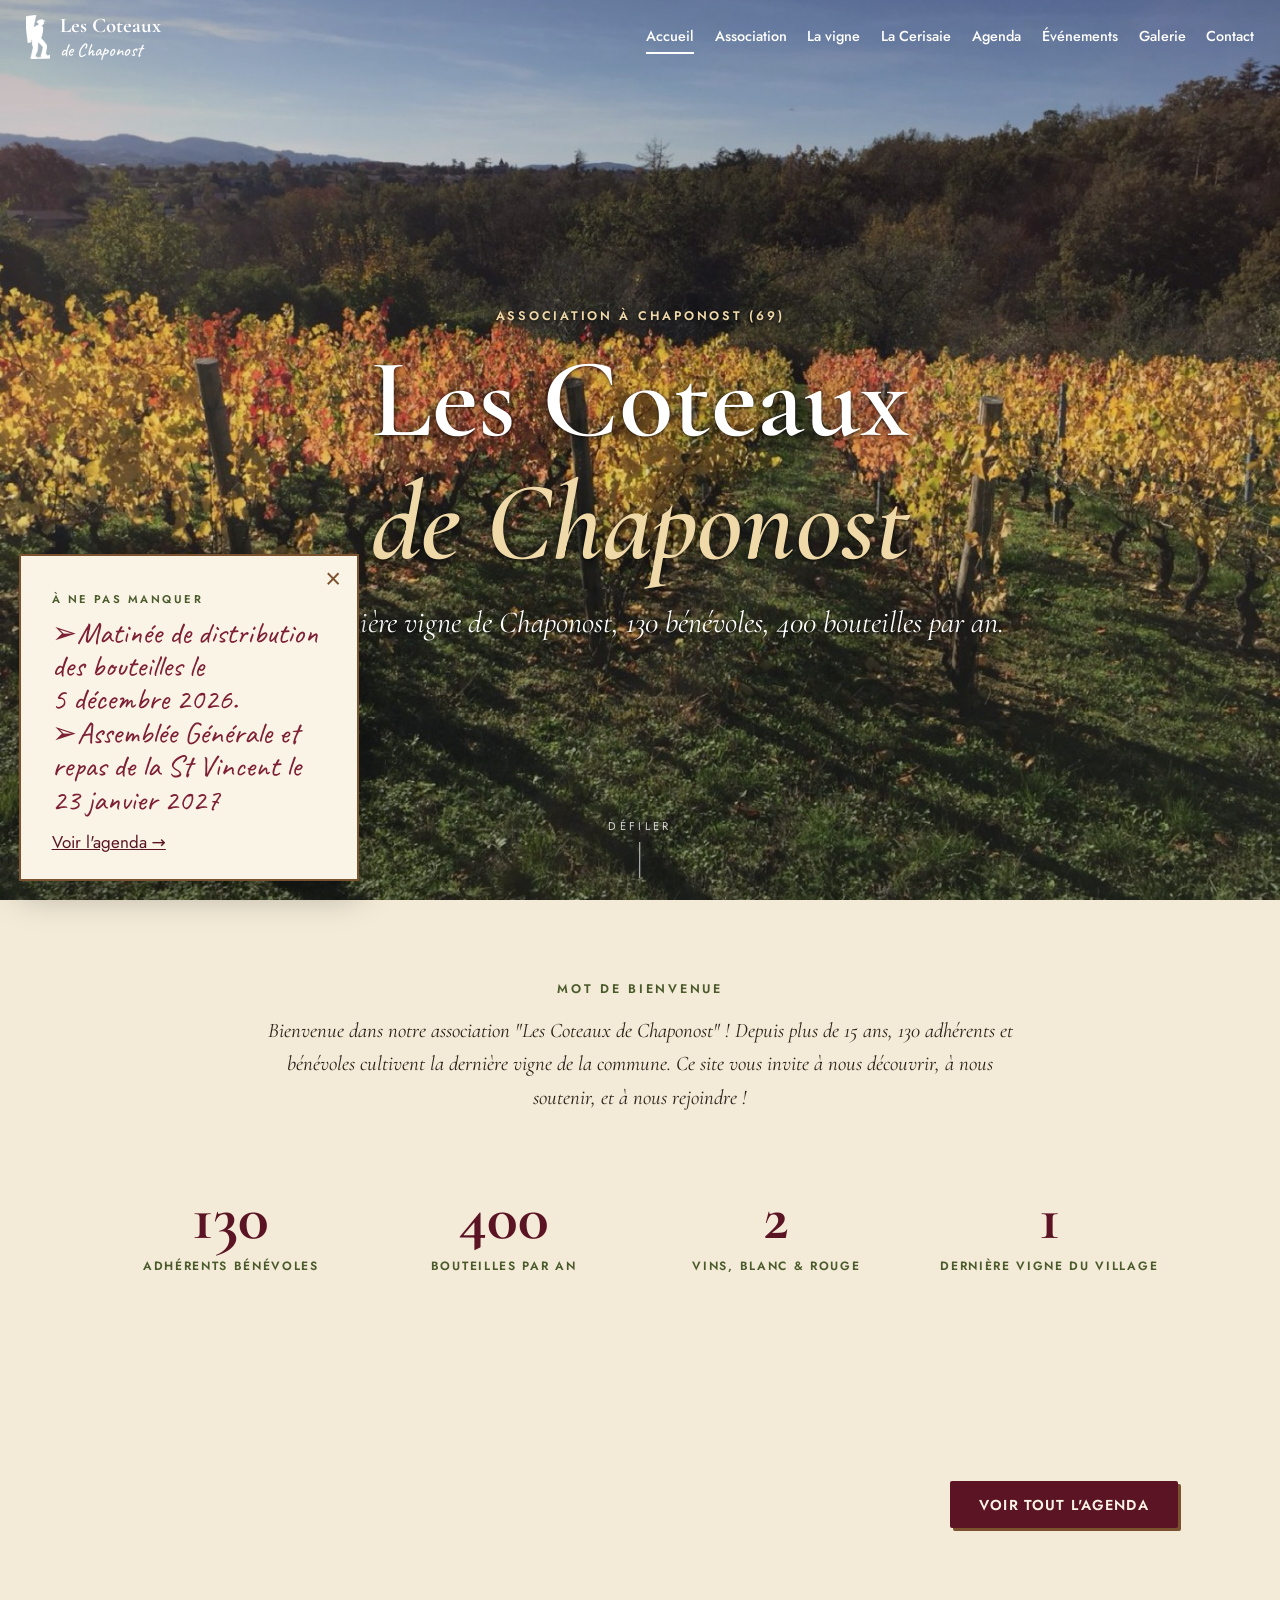
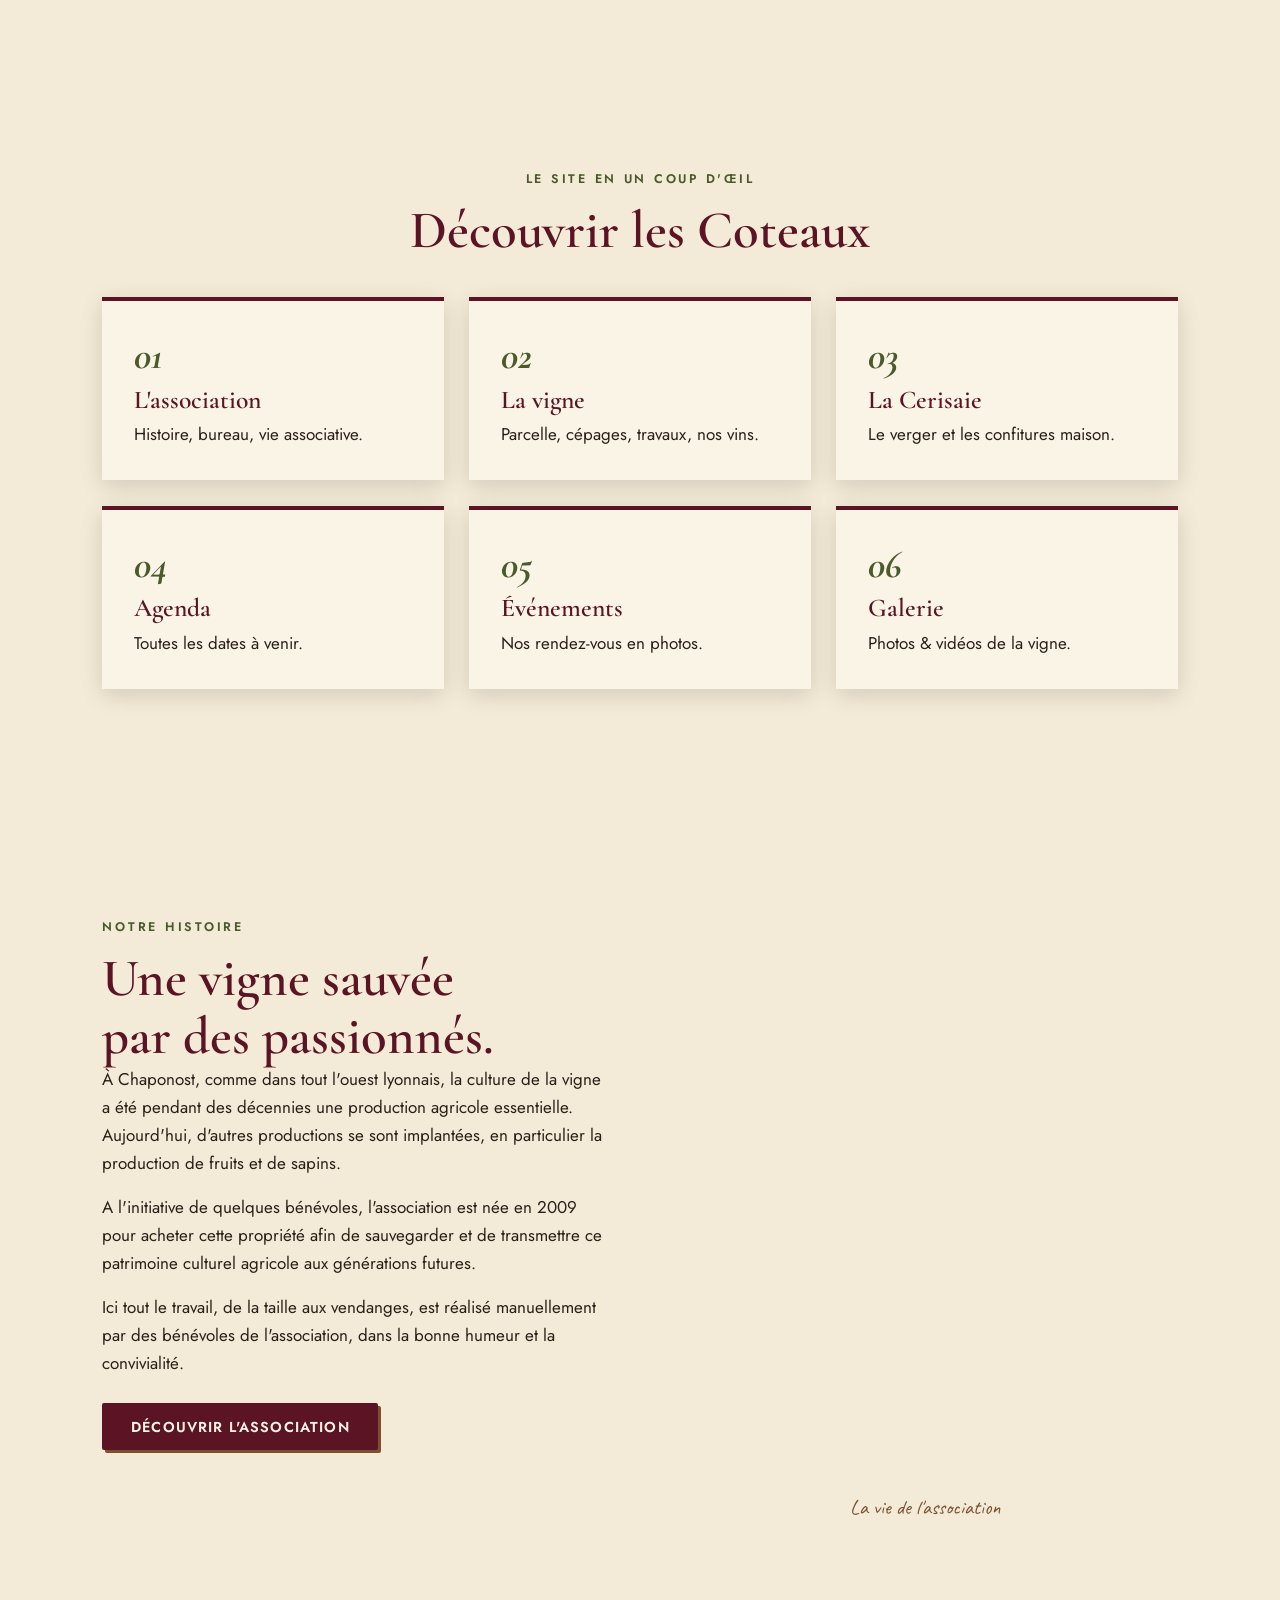
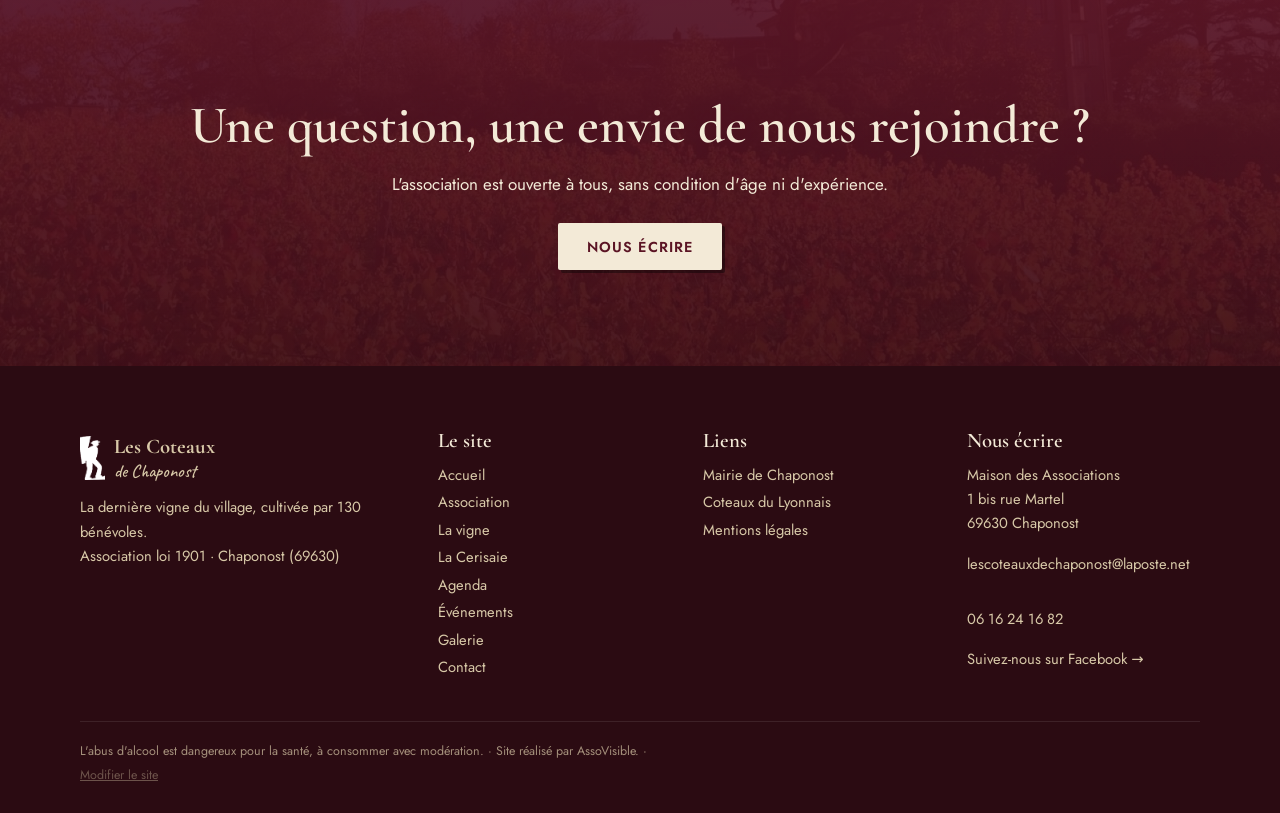
<file: index.html>
<!doctype html><html lang="fr"><head><meta charset="utf-8"><meta name="viewport" content="width=device-width,initial-scale=1">
<meta name="cc-rev" content='{"agenda":"904db3af39a41a01cb0b5024d4f23a88a67ad84f","association":"a4456455fc05e6a0e06759292404361fdb35d647","cerisaie":"6e1112e3b577cb8cd2e069b8a5cd6b968a6fd68a","contact":"ad23aa6e1f6e6405358852ef36b153c52a6f94f4","evenements":"c3f76d61305e9c0e89a7010b9b20b645a754cf10","galerie":"0521b36badfc1deebddf957a613a7391dd071213","index":"d85bb0a3a6d0defb55138cb8c97c7679511fd67c","la-vigne":"3abeb76dff7815eec136962549c82140cc2dcec0","site":"ec47013ce51475a2e565d071190d1f4ae445fb09"}'>
<title>Accueil · Les Coteaux de Chaponost</title><meta name="description" content="La dernière vigne de Chaponost, 130 bénévoles, 400 bouteilles par an. Association Les Coteaux de Chaponost, Coteaux du Lyonnais.">
<meta name="google-site-verification" content="Cy7CbBpABDdxkIqhF-kSL7mWsnuAoLJMIKez7eutJvc"><link rel="canonical" href="https://lescoteauxdechaponost.com/"><meta name="robots" content="index,follow,max-image-preview:large"><meta property="og:type" content="website"><meta property="og:locale" content="fr_FR"><meta property="og:site_name" content="Les Coteaux de Chaponost"><meta property="og:title" content="Accueil · Les Coteaux de Chaponost"><meta property="og:description" content="La dernière vigne de Chaponost, 130 bénévoles, 400 bouteilles par an. Association Les Coteaux de Chaponost, Coteaux du Lyonnais."><meta property="og:url" content="https://lescoteauxdechaponost.com/"><meta property="og:image" content="https://lescoteauxdechaponost.com/img/hero-automne.jpg"><meta name="twitter:card" content="summary_large_image"><script type="application/ld+json">{"@context": "https://schema.org", "@type": "Organization", "name": "Les Coteaux de Chaponost", "alternateName": "Association Les Coteaux de Chaponost", "url": "https://lescoteauxdechaponost.com/", "logo": "https://lescoteauxdechaponost.com/img/vendangeur.png", "image": "https://lescoteauxdechaponost.com/img/hero-automne.jpg", "description": "Association loi 1901 qui cultive la dernière vigne de Chaponost (Rhône) : vendanges, vin, cerisaie et événements conviviaux.", "email": "lescoteauxdechaponost@laposte.net", "telephone": "+33616241682", "address": {"@type": "PostalAddress", "streetAddress": "Maison des Associations, 1 bis rue Martel", "postalCode": "69630", "addressLocality": "Chaponost", "addressCountry": "FR"}, "sameAs": ["https://www.facebook.com/profile.php?id=61575731934542"]}</script>
<link rel="preconnect" href="https://fonts.googleapis.com"><link rel="preconnect" href="https://fonts.gstatic.com" crossorigin>
<link href="https://fonts.googleapis.com/css2?family=Cormorant+Garamond:ital,wght@0,400;0,600;0,700;1,400;1,600&family=Caveat:wght@500;700&family=Jost:wght@400;500;600&display=swap" rel="stylesheet">
<link rel="icon" href="favicon.ico" sizes="any"><link rel="icon" type="image/png" sizes="32x32" href="img/favicon-32.png"><link rel="icon" type="image/png" sizes="192x192" href="img/favicon-192.png"><link rel="apple-touch-icon" href="img/apple-touch-icon.png"><link rel="stylesheet" href="style.css"></head><body>
<header class="top" id="top"><a class="brand" href="index.html"><img class="logo" src="img/vendangeur.png" alt="" width="22" height="40"><span><b>Les Coteaux</b><i>de Chaponost</i></span></a>
<nav class="navdesktop"><a href="index.html" class=on>Accueil</a><a href="association.html">Association</a><a href="la-vigne.html">La vigne</a><a href="cerisaie.html">La Cerisaie</a><a href="agenda.html">Agenda</a><a href="evenements.html">Événements</a><a href="galerie.html">Galerie</a><a href="contact.html">Contact</a></nav>
<button class="burger" aria-label="Menu" aria-expanded="false"><span></span><span></span></button>
</header>
<nav id="nav" class="navmobile"><a href="index.html" class=on>Accueil</a><a href="association.html">Association</a><a href="la-vigne.html">La vigne</a><a href="cerisaie.html">La Cerisaie</a><a href="agenda.html">Agenda</a><a href="evenements.html">Événements</a><a href="galerie.html">Galerie</a><a href="contact.html">Contact</a></nav>
<main><aside id="flash" class="flash"><button class="flash-x" aria-label="Fermer">×</button><span class="tag">À ne pas manquer</span><p class="hand"><span data-e="site|flash_event" data-rich>➢Matinée de distribution des bouteilles le<br>5 décembre 2026.<br>➢Assemblée Générale et repas de la St Vincent le 23 janvier 2027</span></p><p class="when"><span data-e="site|flash_date" data-rich></span></p><a href="agenda.html">Voir l'agenda →</a></aside><section class="hero bright" style="--bg:url(img/hero-automne.jpg)" data-ei="index|hero_image"><div class="hero-in"><p class="kicker"><span data-e="index|hero_kicker">Association à Chaponost (69)</span></p><h1><span data-e="index|t.02fbc8ed" data-rich>Les Coteaux<br><em>de Chaponost</em></span></h1><p class="sub"><span data-e="index|hero_sub">La dernière vigne de Chaponost, 130 bénévoles, 400 bouteilles par an.</span></p></div><span class="scroll">Défiler</span></section><section class="wrap welcome reveal"><p class="kicker"><span data-e="index|t.dca34288">Mot de bienvenue</span></p><p class="lead"><span data-e="index|welcome_text">Bienvenue dans notre association &quot;Les Coteaux de Chaponost&quot; ! Depuis plus de 15 ans, 130 adhérents et bénévoles cultivent la dernière vigne de la commune. Ce site vous invite à nous découvrir, à nous soutenir, et à nous rejoindre !</span></p></section>
<section class="wrap chiffres reveal"><div><b data-n="130">130</b><span><span data-e="index|t.3e813dad">adhérents bénévoles</span></span></div><div><b data-n="400">400</b><span><span data-e="index|t.ef3169fe">bouteilles par an</span></span></div><div><b>2</b><span><span data-e="index|t.ed066157">vins, blanc &amp; rouge</span></span></div><div><b>1</b><span><span data-e="index|t.f42b89c8">dernière vigne du village</span></span></div></section>
<section class="next wrap reveal"><div class="label"><span class="tag"><span data-e="index|t.bed223e2">À ne pas manquer</span></span><p class="hand"><span data-e="index|t.9ca3c337">Prochains rendez-vous</span></p><div data-e="index|next_text" data-multi><p>➢ CA élargi mercredi 2 décembre 2026 à 16 H à la maison des associations</p><p>➢DISTRIBUTION BOUTEILLES le 5 décembre de 9 à 12 H maison Chabroud.</p><p>➢VIN CHAUD du 8 DECEMBRE à partir de 17 h. sur la place Maréchal Foch.</p><p>➢ ASSEMBLEE GENERALE ET BANQUET DE LA ST VINCENT: LE SAMEDI 23 JANVIER 2027.</p></div></div>
<a class="btn" href="agenda.html"><span data-e="index|t.fe99b7c7">Voir tout l'agenda</span></a></section>
<section class="wrap shortcuts"><div class="title reveal"><p class="kicker"><span data-e="index|t.ef65e8e9">Le site en un coup d'œil</span></p><h2><span data-e="index|t.9e7ee2b1" data-rich>Découvrir les Coteaux</span></h2></div><div class="cards shortcuts-grid">
<a class="card reveal" href="association.html"><i>01</i><h3><span data-e="index|t.6736904b">L'association</span></h3><p><span data-e="index|t.407c6295">Histoire, bureau, vie associative.</span></p></a>
<a class="card reveal" href="la-vigne.html"><i>02</i><h3><span data-e="index|t.06dda72c">La vigne</span></h3><p><span data-e="index|t.e6787024">Parcelle, cépages, travaux, nos vins.</span></p></a>
<a class="card reveal" href="cerisaie.html"><i>03</i><h3><span data-e="index|t.f94f620a">La Cerisaie</span></h3><p><span data-e="index|t.60d101ad">Le verger et les confitures maison.</span></p></a>
<a class="card reveal" href="agenda.html"><i>04</i><h3><span data-e="index|t.891e9d6d">Agenda</span></h3><p><span data-e="index|t.bd8d1168">Toutes les dates à venir.</span></p></a>
<a class="card reveal" href="evenements.html"><i>05</i><h3><span data-e="index|t.90066f4c">Événements</span></h3><p><span data-e="index|t.eaaba52c">Nos rendez-vous en photos.</span></p></a>
<a class="card reveal" href="galerie.html"><i>06</i><h3><span data-e="index|t.1e88ec32">Galerie</span></h3><p><span data-e="index|t.20f38da2">Photos &amp; vidéos de la vigne.</span></p></a></div></section>
<section class="wrap split"><div class="reveal"><p class="kicker"><span data-e="index|t.21275121">Notre histoire</span></p><h2><span data-e="index|t.ca492649" data-rich>Une vigne sauvée<br>par des passionnés.</span></h2>
<div data-e="index|history_text" data-multi><p>À Chaponost, comme dans tout l&#x27;ouest lyonnais, la culture de la vigne a été pendant des décennies une production agricole essentielle. Aujourd&#x27;hui, d&#x27;autres productions se sont implantées, en particulier la production de fruits et de sapins.</p><p>A l&#x27;initiative de quelques bénévoles, l&#x27;association est née en 2009 pour acheter cette propriété afin de sauvegarder et de transmettre ce patrimoine culturel agricole aux générations futures.</p><p>Ici tout le travail, de la taille aux vendanges, est réalisé manuellement par des bénévoles de l&#x27;association, dans la bonne humeur et la convivialité.</p></div><a class="btn" href="association.html"><span data-e="index|t.8596268f">Découvrir l'association</span></a></div>
<figure class="reveal"><img src="img/pique-nique.jpg" data-ei="index|history_image" alt="Adhérents réunis autour d'un repas" loading="lazy"><figcaption><span data-e="index|t.6e18b4cf">La vie de l'association</span></figcaption></figure></section>
<section class="cta"><h2><span data-e="index|t.df95a808">Une question, une envie de nous rejoindre ?</span></h2><p><span data-e="index|cta_text">L&#x27;association est ouverte à tous, sans condition d&#x27;âge ni d&#x27;expérience.</span></p><a class="btn light" href="contact.html"><span data-e="index|t.331994f8">Nous écrire</span></a></section></main><footer><div class="fwrap"><div><a class="brand light" href="index.html"><img class="logo" src="img/vendangeur.png" alt="" width="22" height="40"><span><b>Les Coteaux</b><i>de Chaponost</i></span></a>
<p>La dernière vigne du village, cultivée par 130 bénévoles.<br>Association loi 1901 · Chaponost (69630)</p></div>
<div><h4>Le site</h4><a href="index.html">Accueil</a><a href="association.html">Association</a><a href="la-vigne.html">La vigne</a><a href="cerisaie.html">La Cerisaie</a><a href="agenda.html">Agenda</a><a href="evenements.html">Événements</a><a href="galerie.html">Galerie</a><a href="contact.html">Contact</a></div>
<div><h4>Liens</h4><a href="https://www.chaponost.fr" target="_blank" rel="noopener">Mairie de Chaponost</a>
<a href="https://www.coteaux-du-lyonnais.com" target="_blank" rel="noopener">Coteaux du Lyonnais</a><a href="mentions-legales.html">Mentions légales</a></div>
<div><h4>Nous écrire</h4><p><span data-e="site|address_line1">Maison des Associations</span><br><span data-e="site|address_line2">1 bis rue Martel</span><br><span data-e="site|address_line3">69630 Chaponost</span></p><p><a href="mailto:lescoteauxdechaponost@laposte.net"><span data-e="site|email">lescoteauxdechaponost@laposte.net</span></a><br><a href="tel:+33616241682"><span data-e="site|phone">06 16 24 16 82</span></a></p><p><a href="https://www.facebook.com/profile.php?id=61575731934542" data-href="site|facebook_url" target="_blank" rel="noopener">Suivez-nous sur Facebook →</a></p></div></div>
<p class="legal">L'abus d'alcool est dangereux pour la santé, à consommer avec modération. · Site réalisé par AssoVisible. · <a class="adminlink" href="modifier/">Modifier le site</a></p></footer>
<script src="app.js"></script><script src="edit.js" defer></script></body></html>
</file>
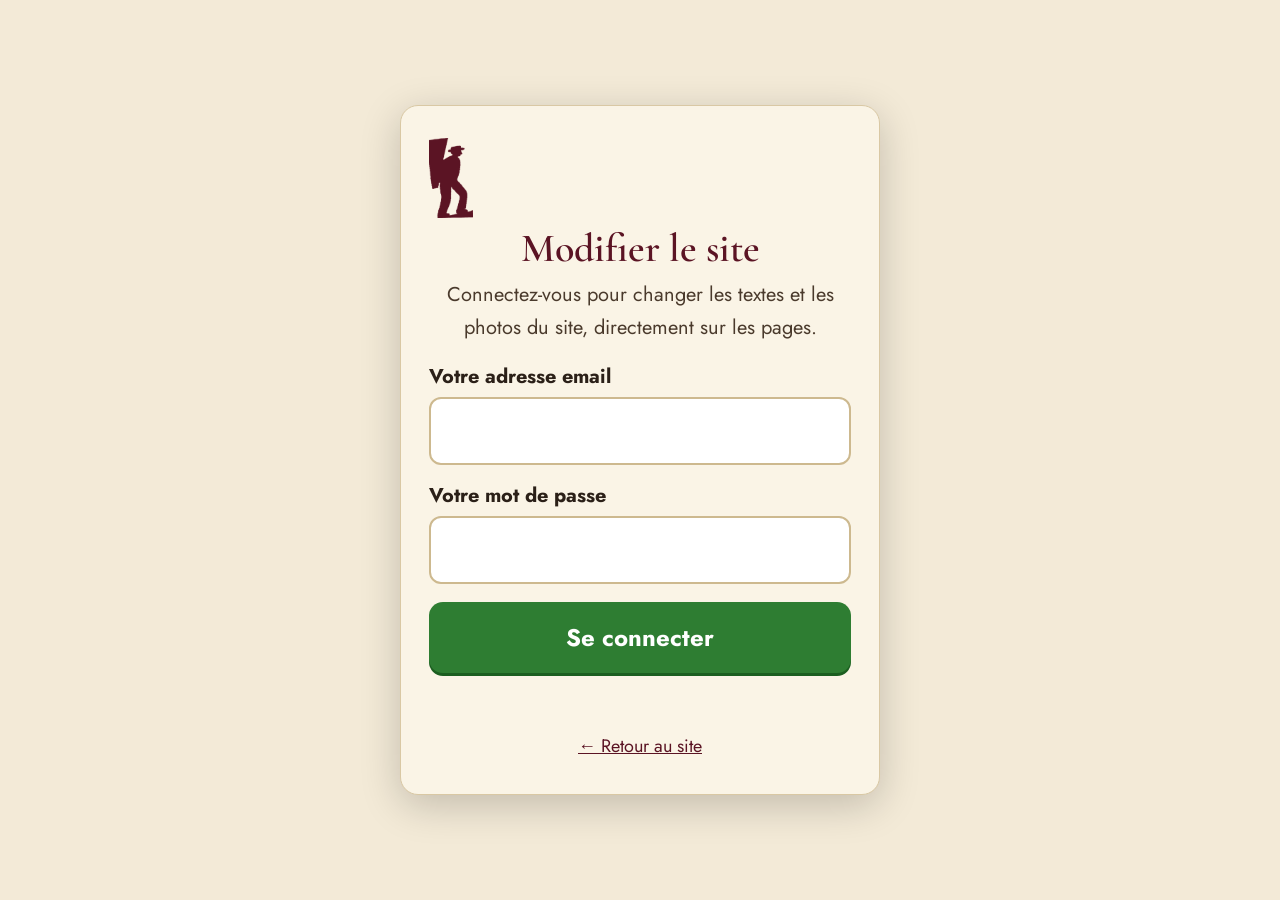
<file: modifier/index.html>
<!doctype html><html lang="fr"><head><meta charset="utf-8"><meta name="viewport" content="width=device-width,initial-scale=1">
<meta name="robots" content="noindex,nofollow"><title>Modifier le site · Les Coteaux de Chaponost</title>
<link href="https://fonts.googleapis.com/css2?family=Cormorant+Garamond:wght@600;700&family=Jost:wght@400;500;600;700&display=swap" rel="stylesheet"><link rel="icon" href="../favicon.ico" sizes="any"><link rel="icon" type="image/png" sizes="32x32" href="../img/favicon-32.png"><link rel="apple-touch-icon" href="../img/apple-touch-icon.png"><link rel="stylesheet" href="../style.css"><link rel="stylesheet" href="../edit.css"></head><body class="cc-login-page">
<main class="cc-login"><img class="cc-login-logo" src="../img/vendangeur.png" alt="" width="44" height="80">
<h1>Modifier le site</h1>
<p class="cc-login-intro">Connectez-vous pour changer les textes et les photos du site, directement sur les pages.</p>
<form id="cc-form" autocomplete="on">
<label for="cc-email">Votre adresse email</label>
<input id="cc-email" name="email" type="email" autocomplete="username" required>
<label for="cc-pass">Votre mot de passe</label>
<input id="cc-pass" name="password" type="password" autocomplete="current-password" required>
<button type="submit" class="cc-big" id="cc-go">Se connecter</button>
<p id="cc-msg" role="alert"></p>
</form>
<div id="cc-already" hidden><p>Vous êtes déjà connecté.</p><button class="cc-big" id="cc-enter">Modifier le site</button><button class="cc-link" id="cc-logout">Me déconnecter</button></div>
<p class="cc-back"><a href="../index.html">← Retour au site</a></p></main>
<script src="../login.js"></script></body></html>
</file>
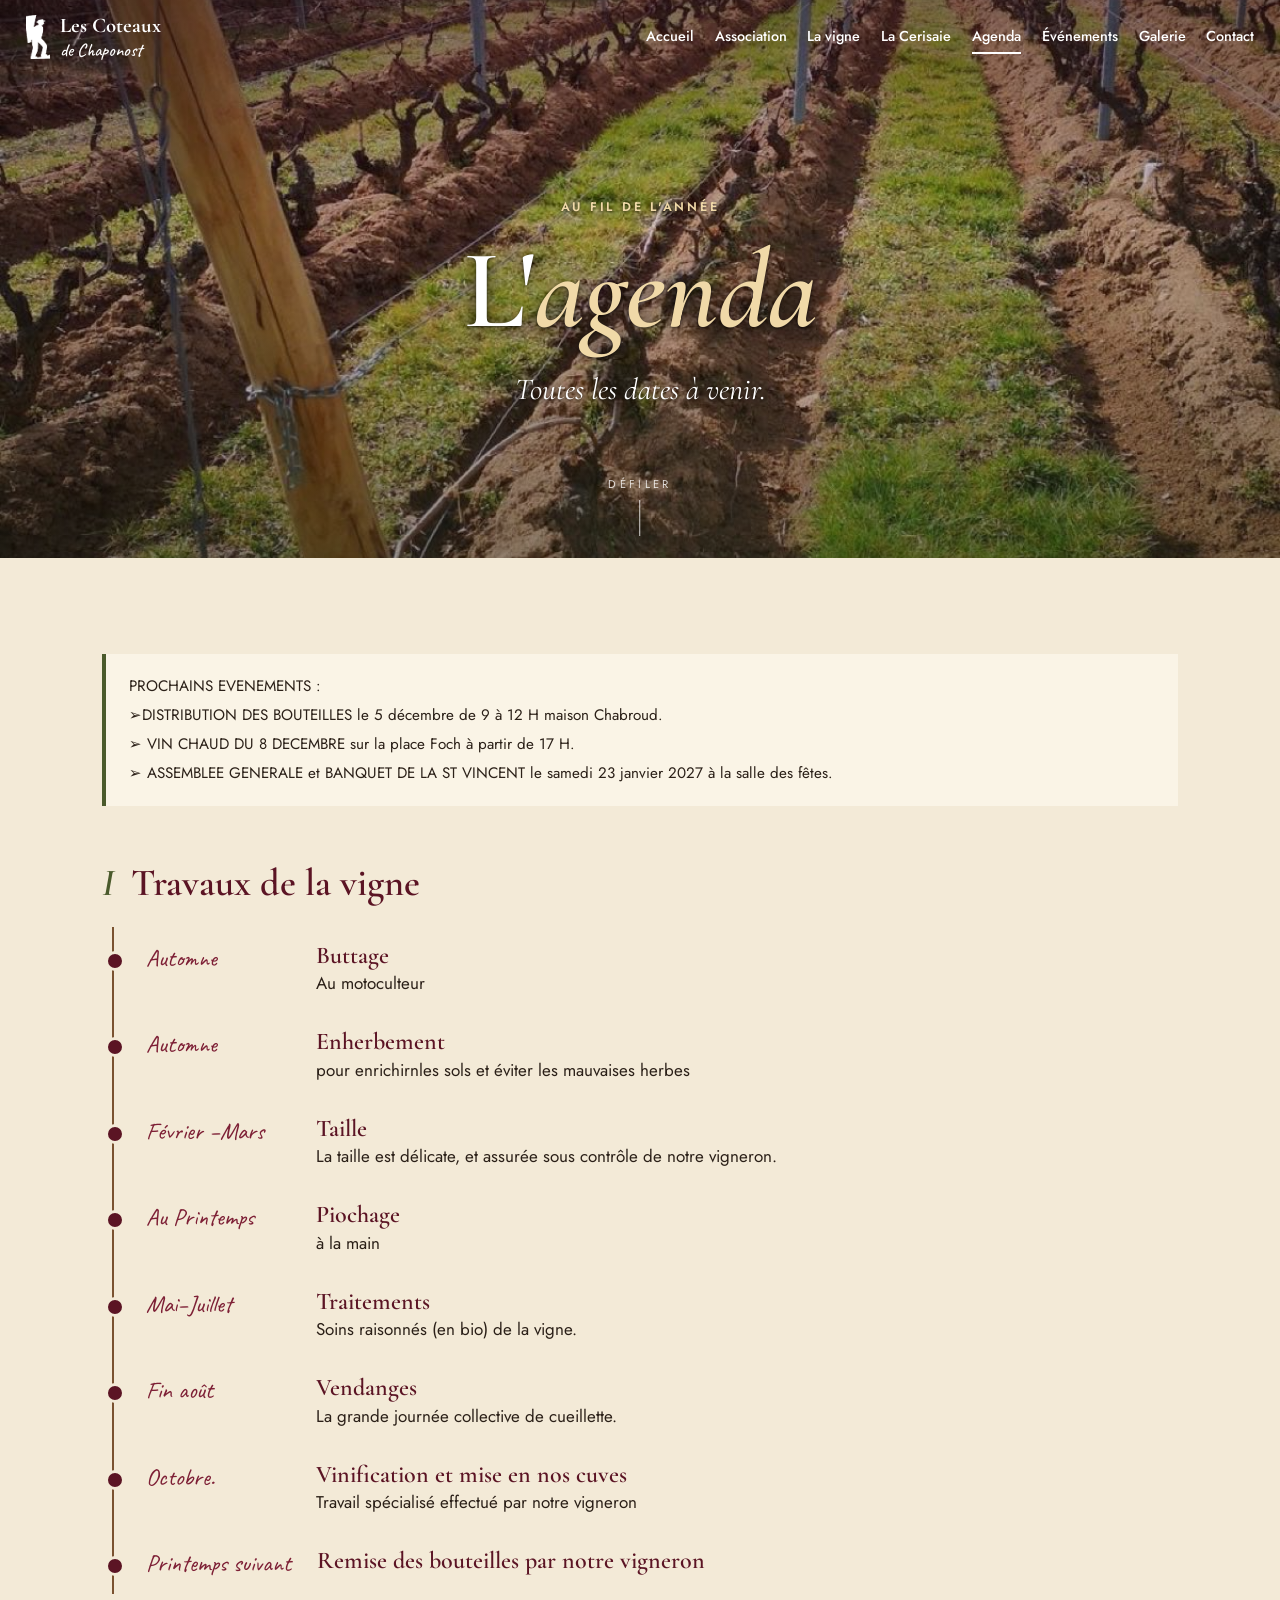
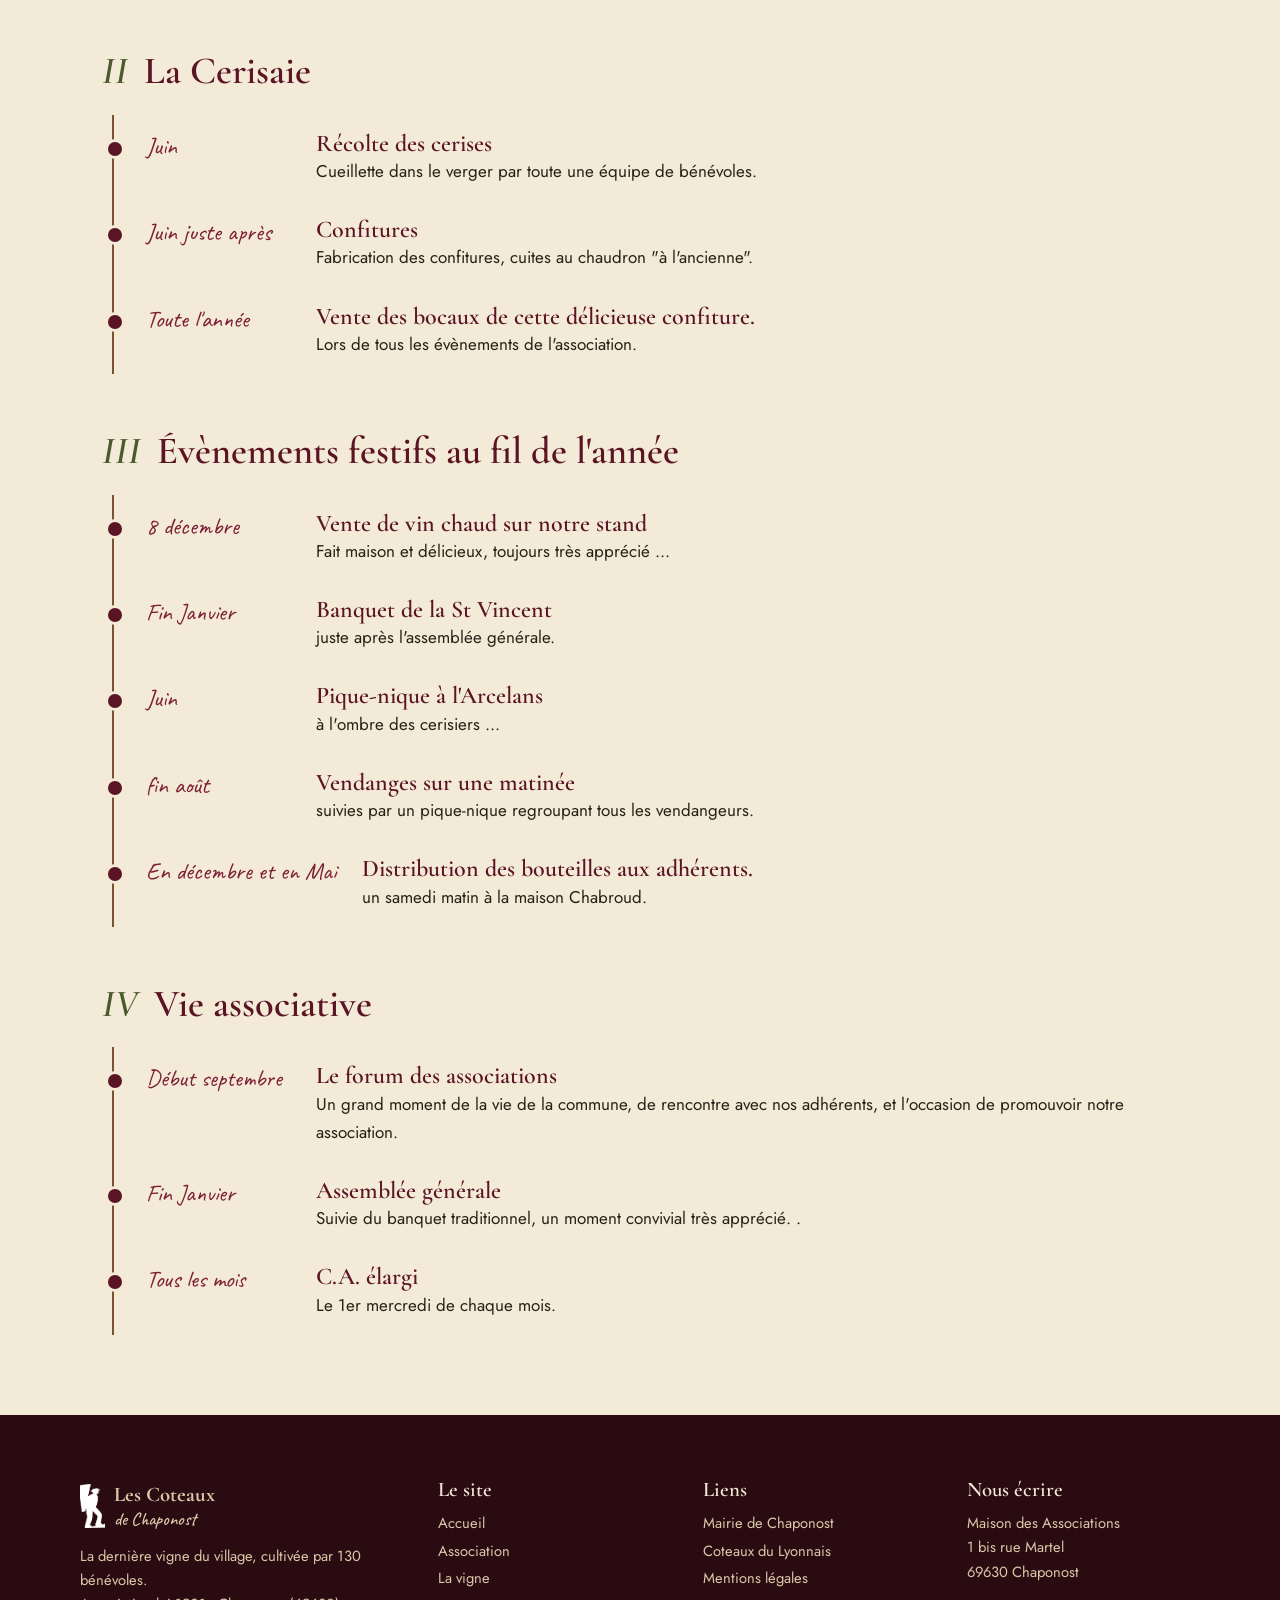
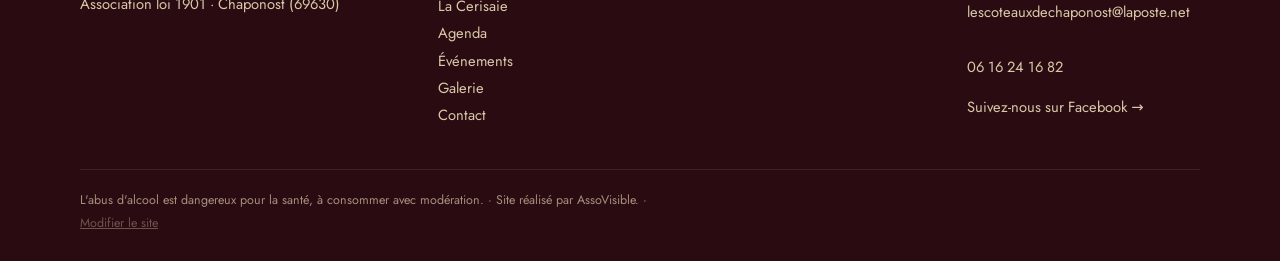
<file: agenda.html>
<!doctype html><html lang="fr"><head><meta charset="utf-8"><meta name="viewport" content="width=device-width,initial-scale=1">
<meta name="cc-rev" content='{"agenda":"904db3af39a41a01cb0b5024d4f23a88a67ad84f","association":"a4456455fc05e6a0e06759292404361fdb35d647","cerisaie":"6e1112e3b577cb8cd2e069b8a5cd6b968a6fd68a","contact":"ad23aa6e1f6e6405358852ef36b153c52a6f94f4","evenements":"c3f76d61305e9c0e89a7010b9b20b645a754cf10","galerie":"0521b36badfc1deebddf957a613a7391dd071213","index":"d85bb0a3a6d0defb55138cb8c97c7679511fd67c","la-vigne":"3abeb76dff7815eec136962549c82140cc2dcec0","site":"ec47013ce51475a2e565d071190d1f4ae445fb09"}'>
<title>Agenda · Les Coteaux de Chaponost</title><meta name="description" content="Toutes les dates à venir des Coteaux de Chaponost : travaux de la vigne, cerisaie, vie associative et événements festifs.">
<meta name="google-site-verification" content="Cy7CbBpABDdxkIqhF-kSL7mWsnuAoLJMIKez7eutJvc"><link rel="canonical" href="https://lescoteauxdechaponost.com/agenda.html"><meta name="robots" content="index,follow,max-image-preview:large"><meta property="og:type" content="website"><meta property="og:locale" content="fr_FR"><meta property="og:site_name" content="Les Coteaux de Chaponost"><meta property="og:title" content="Agenda · Les Coteaux de Chaponost"><meta property="og:description" content="Toutes les dates à venir des Coteaux de Chaponost : travaux de la vigne, cerisaie, vie associative et événements festifs."><meta property="og:url" content="https://lescoteauxdechaponost.com/agenda.html"><meta property="og:image" content="https://lescoteauxdechaponost.com/img/hero-automne.jpg"><meta name="twitter:card" content="summary_large_image">
<link rel="preconnect" href="https://fonts.googleapis.com"><link rel="preconnect" href="https://fonts.gstatic.com" crossorigin>
<link href="https://fonts.googleapis.com/css2?family=Cormorant+Garamond:ital,wght@0,400;0,600;0,700;1,400;1,600&family=Caveat:wght@500;700&family=Jost:wght@400;500;600&display=swap" rel="stylesheet">
<link rel="icon" href="favicon.ico" sizes="any"><link rel="icon" type="image/png" sizes="32x32" href="img/favicon-32.png"><link rel="icon" type="image/png" sizes="192x192" href="img/favicon-192.png"><link rel="apple-touch-icon" href="img/apple-touch-icon.png"><link rel="stylesheet" href="style.css"></head><body>
<header class="top" id="top"><a class="brand" href="index.html"><img class="logo" src="img/vendangeur.png" alt="" width="22" height="40"><span><b>Les Coteaux</b><i>de Chaponost</i></span></a>
<nav class="navdesktop"><a href="index.html">Accueil</a><a href="association.html">Association</a><a href="la-vigne.html">La vigne</a><a href="cerisaie.html">La Cerisaie</a><a href="agenda.html" class=on>Agenda</a><a href="evenements.html">Événements</a><a href="galerie.html">Galerie</a><a href="contact.html">Contact</a></nav>
<button class="burger" aria-label="Menu" aria-expanded="false"><span></span><span></span></button>
</header>
<nav id="nav" class="navmobile"><a href="index.html">Accueil</a><a href="association.html">Association</a><a href="la-vigne.html">La vigne</a><a href="cerisaie.html">La Cerisaie</a><a href="agenda.html" class=on>Agenda</a><a href="evenements.html">Événements</a><a href="galerie.html">Galerie</a><a href="contact.html">Contact</a></nav>
<main><section class="hero short" style="--bg:url(img/rangs.jpg)" data-ei="agenda|hero_image"><div class="hero-in"><p class="kicker"><span data-e="agenda|t.0e1d5a9a">Au fil de l'année</span></p><h1><span data-e="agenda|t.bdef0f0e" data-rich>L'<em>agenda</em></span></h1><p class="sub"><span data-e="agenda|t.c6a39ba1">Toutes les dates à venir.</span></p></div><span class="scroll">Défiler</span></section><section class="wrap"><div class="note reveal"><div data-e="agenda|note_text" data-multi><p>PROCHAINS EVENEMENTS :</p><p>➢DISTRIBUTION DES BOUTEILLES le 5 décembre de 9 à 12 H maison Chabroud.</p><p>➢ VIN CHAUD DU 8 DECEMBRE sur la place Foch à partir de 17 H.</p><p>➢ ASSEMBLEE GENERALE et BANQUET DE LA ST VINCENT le samedi 23 janvier 2027 à la salle des fêtes.</p></div></div><div id="travaux" class="axe"><h2><i>I</i> <span data-e="agenda|groups.0.heading">Travaux de la vigne</span></h2><ul class="tl" data-list="agenda|groups.0.events"><li class="evt reveal" data-item data-oi="0"><span class="m"><span data-fd="date">Automne</span></span><div><h4><span data-fd="title">Buttage</span></h4><p><span data-fd="text">Au motoculteur</span></p></div></li><li class="evt reveal" data-item data-oi="1"><span class="m"><span data-fd="date">Automne</span></span><div><h4><span data-fd="title">Enherbement</span></h4><p><span data-fd="text">pour enrichirnles sols et éviter les mauvaises herbes</span></p></div></li><li class="evt reveal" data-item data-oi="2"><span class="m"><span data-fd="date">Février –Mars</span></span><div><h4><span data-fd="title">Taille</span></h4><p><span data-fd="text">La taille est délicate, et assurée sous contrôle de notre vigneron.</span></p></div></li><li class="evt reveal" data-item data-oi="3"><span class="m"><span data-fd="date">Au Printemps</span></span><div><h4><span data-fd="title">Piochage</span></h4><p><span data-fd="text">à la main</span></p></div></li><li class="evt reveal" data-item data-oi="4"><span class="m"><span data-fd="date">Mai–Juillet</span></span><div><h4><span data-fd="title">Traitements</span></h4><p><span data-fd="text">Soins raisonnés (en bio) de la vigne.</span></p></div></li><li class="evt reveal" data-item data-oi="5"><span class="m"><span data-fd="date">Fin août</span></span><div><h4><span data-fd="title">Vendanges</span></h4><p><span data-fd="text">La grande journée collective de cueillette.</span></p></div></li><li class="evt reveal" data-item data-oi="6"><span class="m"><span data-fd="date">Octobre.</span></span><div><h4><span data-fd="title">Vinification et mise en nos cuves</span></h4><p><span data-fd="text">Travail spécialisé effectué par notre vigneron</span></p></div></li><li class="evt reveal" data-item data-oi="7"><span class="m"><span data-fd="date">Printemps suivant</span></span><div><h4><span data-fd="title">Remise des bouteilles par notre vigneron</span></h4><p><span data-fd="text"></span></p></div></li></ul></div><div id="cerisaie" class="axe"><h2><i>II</i> <span data-e="agenda|groups.1.heading">La Cerisaie</span></h2><ul class="tl" data-list="agenda|groups.1.events"><li class="evt reveal" data-item data-oi="0"><span class="m"><span data-fd="date">Juin</span></span><div><h4><span data-fd="title">Récolte des cerises</span></h4><p><span data-fd="text">Cueillette dans le verger par toute une équipe de bénévoles.</span></p></div></li><li class="evt reveal" data-item data-oi="1"><span class="m"><span data-fd="date">Juin juste après</span></span><div><h4><span data-fd="title">Confitures</span></h4><p><span data-fd="text">Fabrication des confitures, cuites au chaudron &quot;à l&#x27;ancienne&quot;.</span></p></div></li><li class="evt reveal" data-item data-oi="2"><span class="m"><span data-fd="date">Toute l&#x27;année</span></span><div><h4><span data-fd="title">Vente des bocaux de cette délicieuse confiture.</span></h4><p><span data-fd="text">Lors de tous les évènements de l&#x27;association.</span></p></div></li></ul></div><div id="festif" class="axe"><h2><i>III</i> <span data-e="agenda|groups.2.heading">Évènements festifs au fil de l&#x27;année</span></h2><ul class="tl" data-list="agenda|groups.2.events"><li class="evt reveal" data-item data-oi="0"><span class="m"><span data-fd="date">8 décembre</span></span><div><h4><span data-fd="title">Vente de vin chaud sur notre stand</span></h4><p><span data-fd="text">Fait maison et délicieux, toujours très apprécié ...</span></p></div></li><li class="evt reveal" data-item data-oi="1"><span class="m"><span data-fd="date">Fin Janvier</span></span><div><h4><span data-fd="title">Banquet de la St Vincent</span></h4><p><span data-fd="text">juste après l&#x27;assemblée générale.</span></p></div></li><li class="evt reveal" data-item data-oi="2"><span class="m"><span data-fd="date">Juin</span></span><div><h4><span data-fd="title">Pique-nique à l&#x27;Arcelans</span></h4><p><span data-fd="text">à l&#x27;ombre des cerisiers ...</span></p></div></li><li class="evt reveal" data-item data-oi="3"><span class="m"><span data-fd="date">fin août</span></span><div><h4><span data-fd="title">Vendanges sur une matinée</span></h4><p><span data-fd="text">suivies par un pique-nique regroupant tous les vendangeurs.</span></p></div></li><li class="evt reveal" data-item data-oi="4"><span class="m"><span data-fd="date">En décembre et en Mai</span></span><div><h4><span data-fd="title">Distribution des bouteilles aux adhérents.</span></h4><p><span data-fd="text">un samedi matin à la maison Chabroud.</span></p></div></li></ul></div><div id="asso" class="axe"><h2><i>IV</i> <span data-e="agenda|groups.3.heading">Vie associative</span></h2><ul class="tl" data-list="agenda|groups.3.events"><li class="evt reveal" data-item data-oi="0"><span class="m"><span data-fd="date">Début septembre</span></span><div><h4><span data-fd="title">Le forum des associations</span></h4><p><span data-fd="text">Un grand moment de la vie de la commune, de rencontre avec nos adhérents, et l&#x27;occasion de promouvoir notre association.</span></p></div></li><li class="evt reveal" data-item data-oi="1"><span class="m"><span data-fd="date">Fin Janvier</span></span><div><h4><span data-fd="title">Assemblée générale</span></h4><p><span data-fd="text">Suivie du banquet traditionnel, un moment convivial très apprécié. .</span></p></div></li><li class="evt reveal" data-item data-oi="2"><span class="m"><span data-fd="date">Tous les mois</span></span><div><h4><span data-fd="title">C.A. élargi</span></h4><p><span data-fd="text">Le 1er mercredi de chaque mois.</span></p></div></li></ul></div></section></main><footer><div class="fwrap"><div><a class="brand light" href="index.html"><img class="logo" src="img/vendangeur.png" alt="" width="22" height="40"><span><b>Les Coteaux</b><i>de Chaponost</i></span></a>
<p>La dernière vigne du village, cultivée par 130 bénévoles.<br>Association loi 1901 · Chaponost (69630)</p></div>
<div><h4>Le site</h4><a href="index.html">Accueil</a><a href="association.html">Association</a><a href="la-vigne.html">La vigne</a><a href="cerisaie.html">La Cerisaie</a><a href="agenda.html">Agenda</a><a href="evenements.html">Événements</a><a href="galerie.html">Galerie</a><a href="contact.html">Contact</a></div>
<div><h4>Liens</h4><a href="https://www.chaponost.fr" target="_blank" rel="noopener">Mairie de Chaponost</a>
<a href="https://www.coteaux-du-lyonnais.com" target="_blank" rel="noopener">Coteaux du Lyonnais</a><a href="mentions-legales.html">Mentions légales</a></div>
<div><h4>Nous écrire</h4><p><span data-e="site|address_line1">Maison des Associations</span><br><span data-e="site|address_line2">1 bis rue Martel</span><br><span data-e="site|address_line3">69630 Chaponost</span></p><p><a href="mailto:lescoteauxdechaponost@laposte.net"><span data-e="site|email">lescoteauxdechaponost@laposte.net</span></a><br><a href="tel:+33616241682"><span data-e="site|phone">06 16 24 16 82</span></a></p><p><a href="https://www.facebook.com/profile.php?id=61575731934542" data-href="site|facebook_url" target="_blank" rel="noopener">Suivez-nous sur Facebook →</a></p></div></div>
<p class="legal">L'abus d'alcool est dangereux pour la santé, à consommer avec modération. · Site réalisé par AssoVisible. · <a class="adminlink" href="modifier/">Modifier le site</a></p></footer>
<script src="app.js"></script><script src="edit.js" defer></script></body></html>
</file>
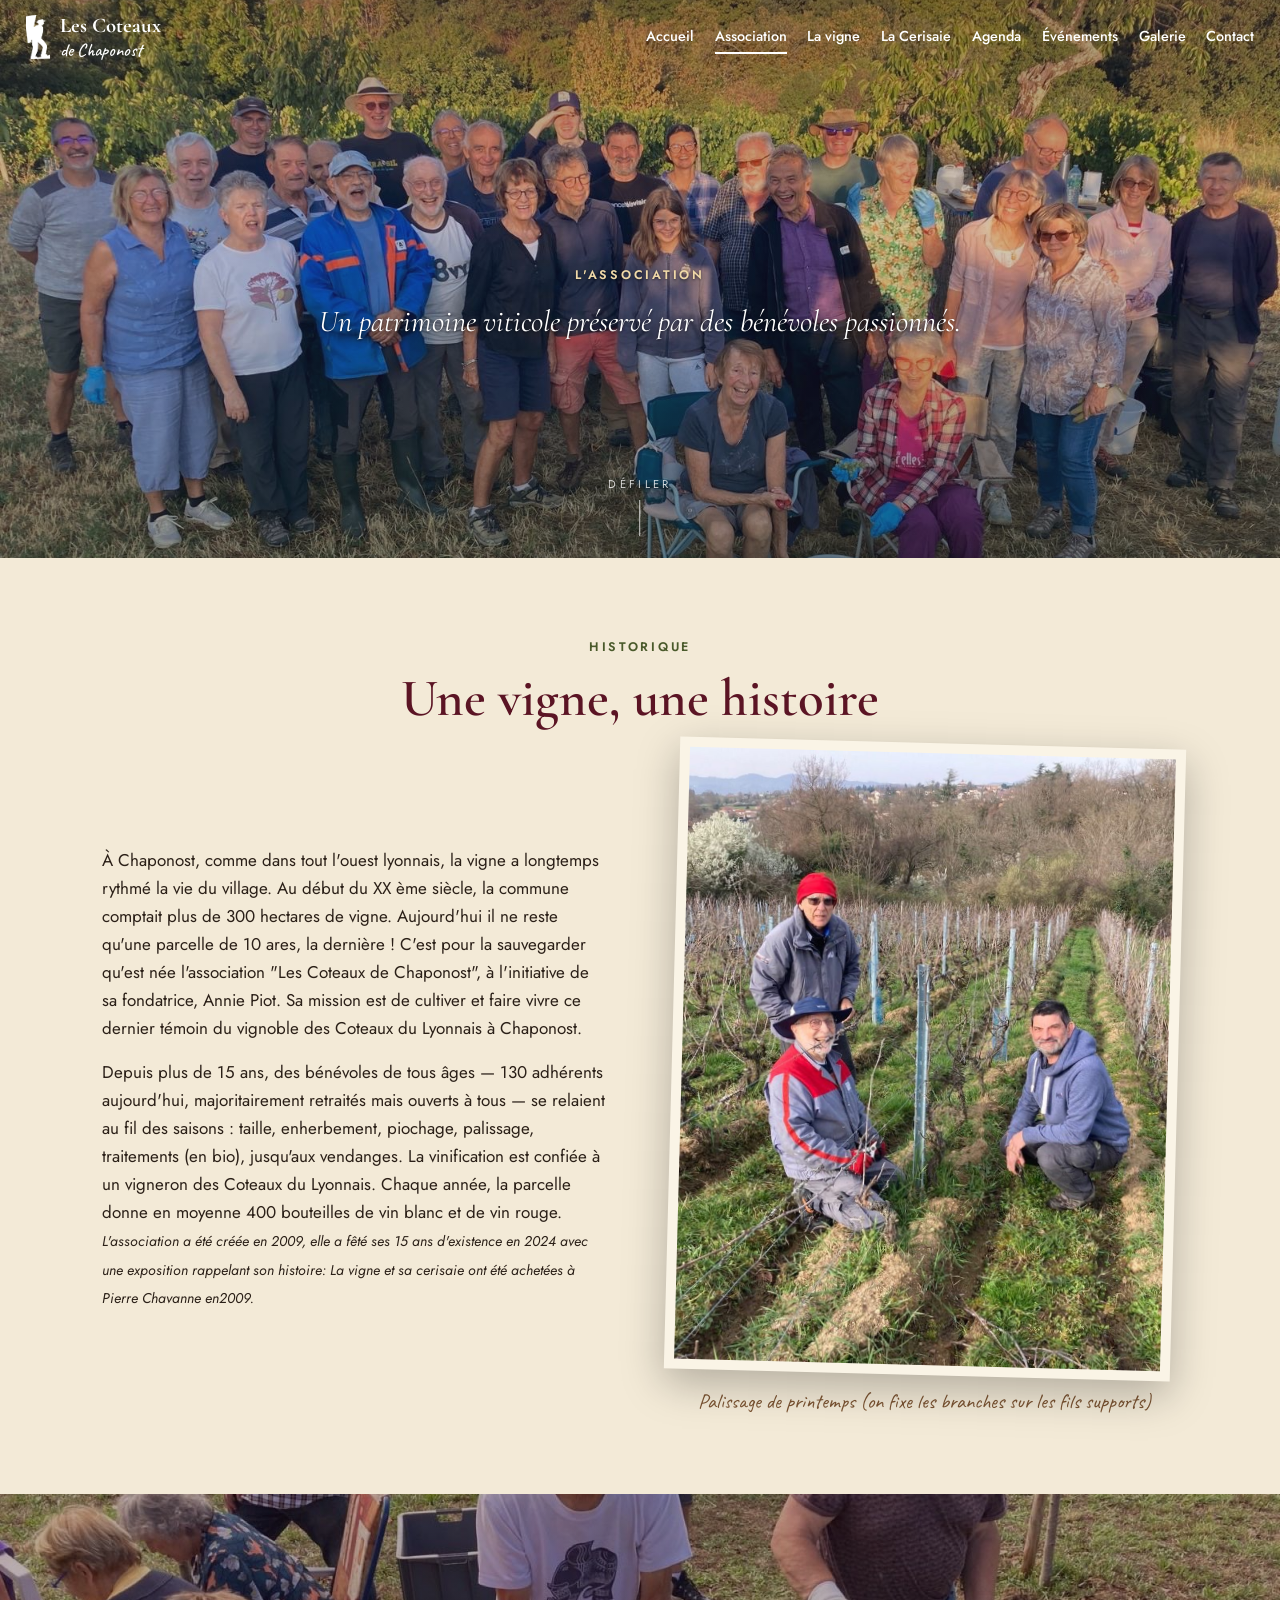
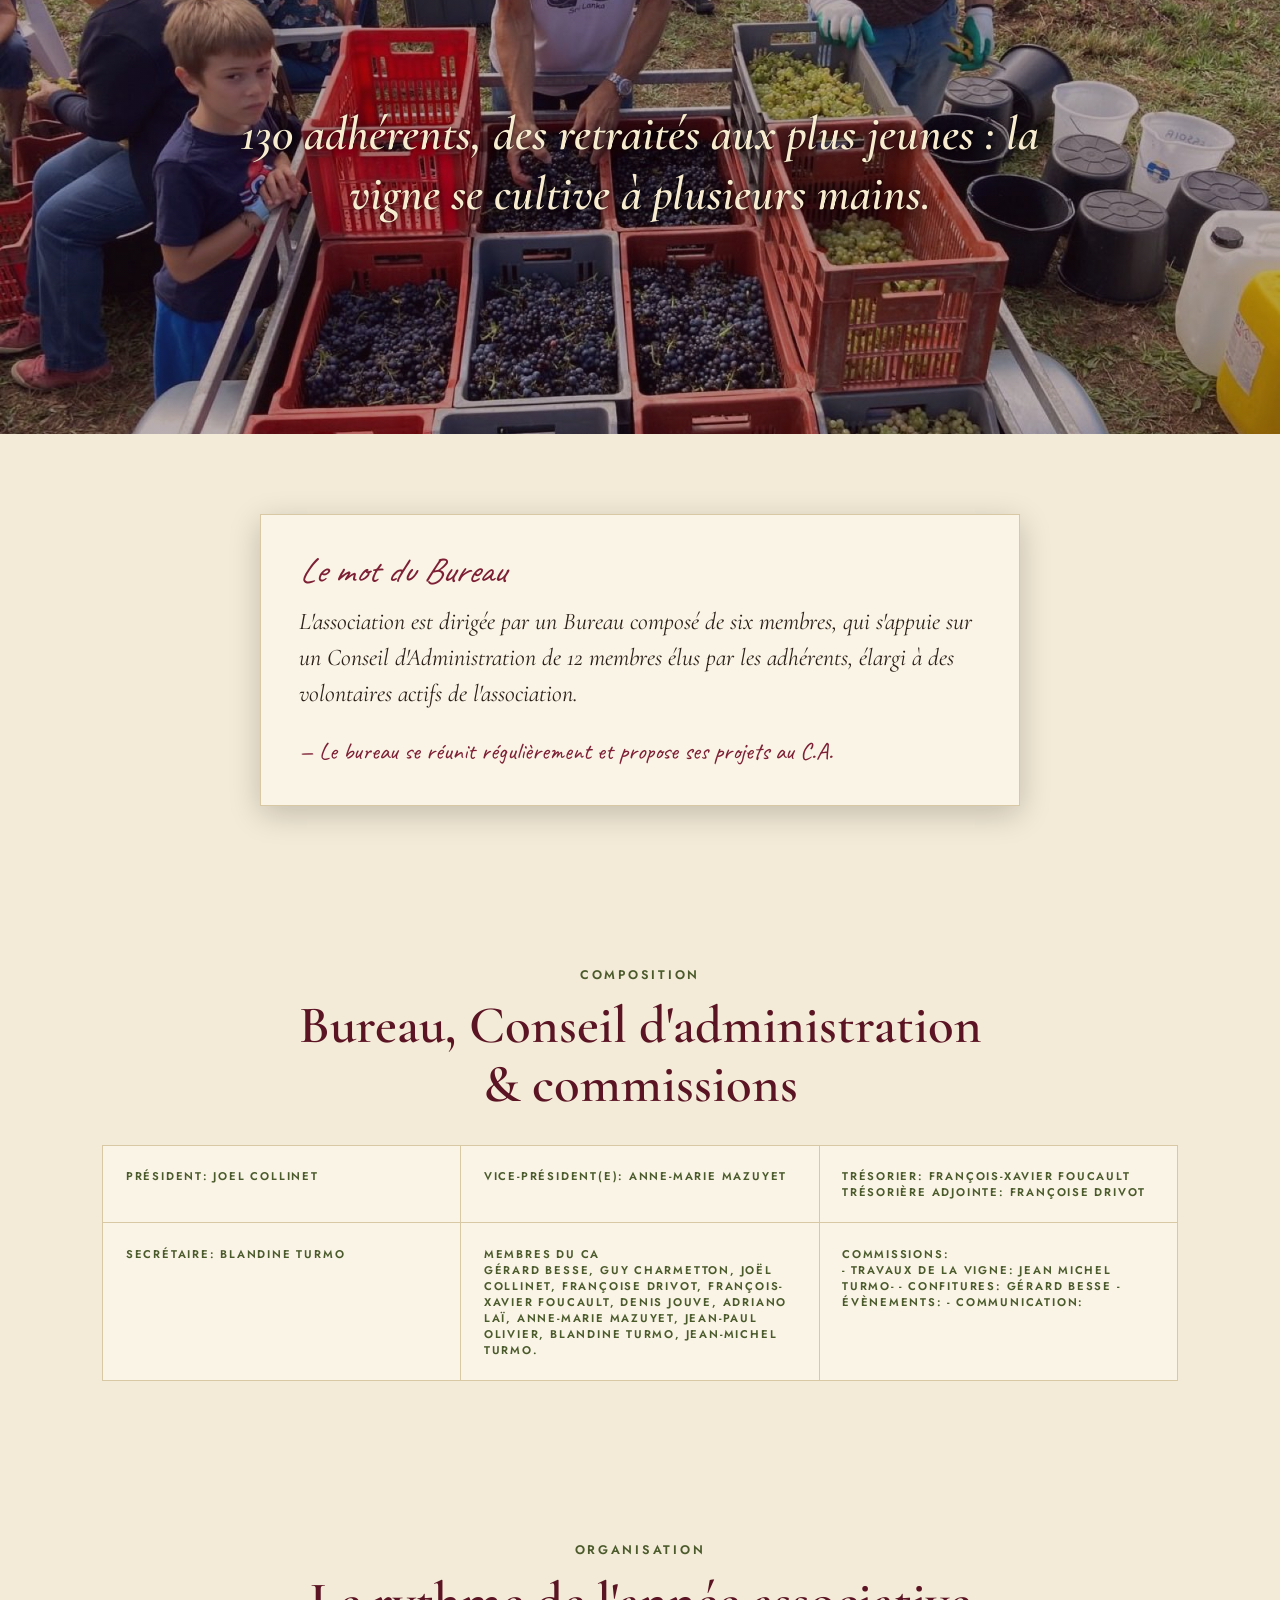
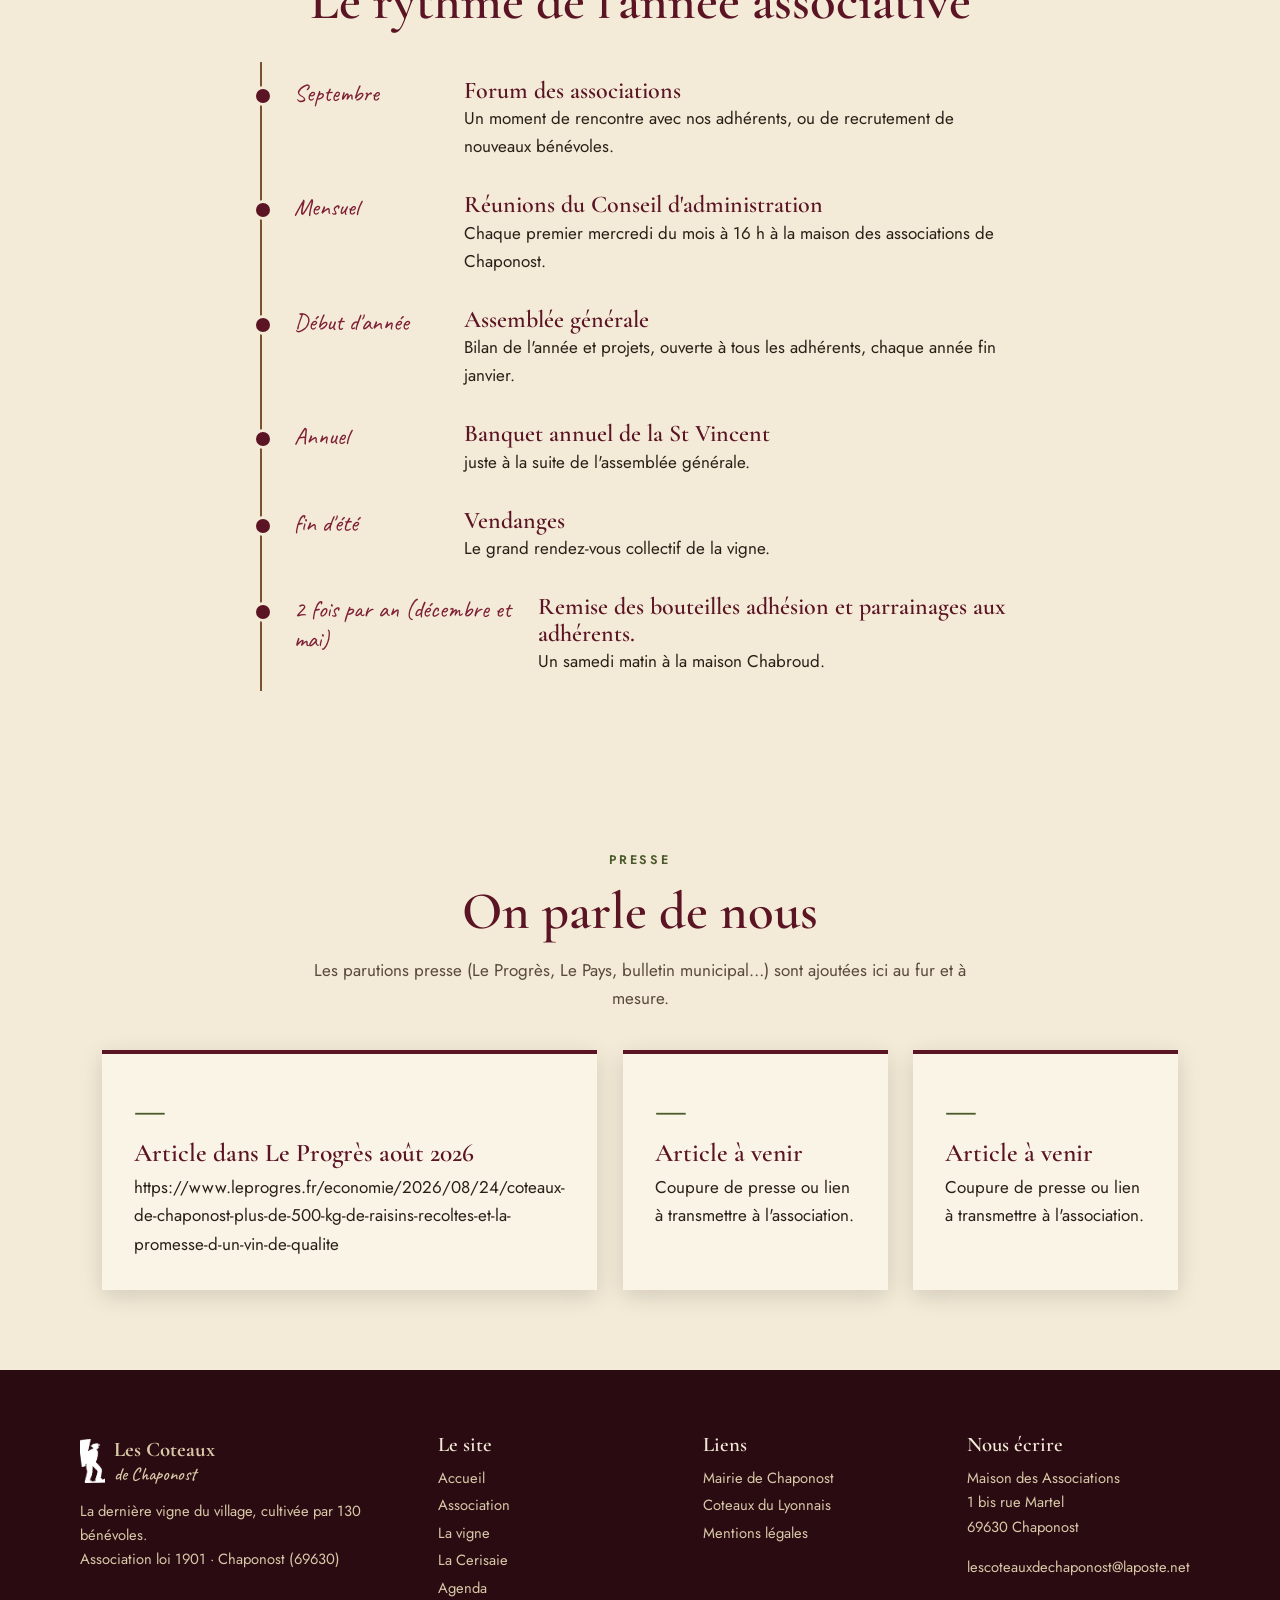
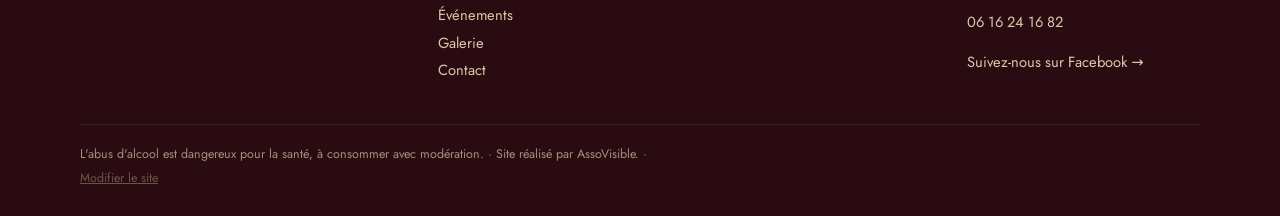
<file: association.html>
<!doctype html><html lang="fr"><head><meta charset="utf-8"><meta name="viewport" content="width=device-width,initial-scale=1">
<meta name="cc-rev" content='{"agenda":"904db3af39a41a01cb0b5024d4f23a88a67ad84f","association":"a4456455fc05e6a0e06759292404361fdb35d647","cerisaie":"6e1112e3b577cb8cd2e069b8a5cd6b968a6fd68a","contact":"ad23aa6e1f6e6405358852ef36b153c52a6f94f4","evenements":"c3f76d61305e9c0e89a7010b9b20b645a754cf10","galerie":"0521b36badfc1deebddf957a613a7391dd071213","index":"d85bb0a3a6d0defb55138cb8c97c7679511fd67c","la-vigne":"3abeb76dff7815eec136962549c82140cc2dcec0","site":"ec47013ce51475a2e565d071190d1f4ae445fb09"}'>
<title>L'association · Les Coteaux de Chaponost</title><meta name="description" content="Historique, composition du bureau et du CA, organisation et actualité presse de l&#x27;association Les Coteaux de Chaponost.">
<meta name="google-site-verification" content="Cy7CbBpABDdxkIqhF-kSL7mWsnuAoLJMIKez7eutJvc"><link rel="canonical" href="https://lescoteauxdechaponost.com/association.html"><meta name="robots" content="index,follow,max-image-preview:large"><meta property="og:type" content="website"><meta property="og:locale" content="fr_FR"><meta property="og:site_name" content="Les Coteaux de Chaponost"><meta property="og:title" content="L'association · Les Coteaux de Chaponost"><meta property="og:description" content="Historique, composition du bureau et du CA, organisation et actualité presse de l&#x27;association Les Coteaux de Chaponost."><meta property="og:url" content="https://lescoteauxdechaponost.com/association.html"><meta property="og:image" content="https://lescoteauxdechaponost.com/img/hero-automne.jpg"><meta name="twitter:card" content="summary_large_image">
<link rel="preconnect" href="https://fonts.googleapis.com"><link rel="preconnect" href="https://fonts.gstatic.com" crossorigin>
<link href="https://fonts.googleapis.com/css2?family=Cormorant+Garamond:ital,wght@0,400;0,600;0,700;1,400;1,600&family=Caveat:wght@500;700&family=Jost:wght@400;500;600&display=swap" rel="stylesheet">
<link rel="icon" href="favicon.ico" sizes="any"><link rel="icon" type="image/png" sizes="32x32" href="img/favicon-32.png"><link rel="icon" type="image/png" sizes="192x192" href="img/favicon-192.png"><link rel="apple-touch-icon" href="img/apple-touch-icon.png"><link rel="stylesheet" href="style.css"></head><body>
<header class="top" id="top"><a class="brand" href="index.html"><img class="logo" src="img/vendangeur.png" alt="" width="22" height="40"><span><b>Les Coteaux</b><i>de Chaponost</i></span></a>
<nav class="navdesktop"><a href="index.html">Accueil</a><a href="association.html" class=on>Association</a><a href="la-vigne.html">La vigne</a><a href="cerisaie.html">La Cerisaie</a><a href="agenda.html">Agenda</a><a href="evenements.html">Événements</a><a href="galerie.html">Galerie</a><a href="contact.html">Contact</a></nav>
<button class="burger" aria-label="Menu" aria-expanded="false"><span></span><span></span></button>
</header>
<nav id="nav" class="navmobile"><a href="index.html">Accueil</a><a href="association.html" class=on>Association</a><a href="la-vigne.html">La vigne</a><a href="cerisaie.html">La Cerisaie</a><a href="agenda.html">Agenda</a><a href="evenements.html">Événements</a><a href="galerie.html">Galerie</a><a href="contact.html">Contact</a></nav>
<main><section class="hero short" style="--bg:url(img/photo-1793641264830-593.jpg)" data-ei="association|hero_image"><div class="hero-in"><p class="kicker"><span data-e="association|t.6736904b">L'association</span></p><h1><span data-e="association|t.f6484239" data-rich></span></h1><p class="sub"><span data-e="association|t.8558a5a8">Un patrimoine viticole préservé par des bénévoles passionnés.</span></p></div><span class="scroll">Défiler</span></section><section class="wrap"><div class="title reveal"><p class="kicker"><span data-e="association|t.34f3a06a">Historique</span></p><h2><span data-e="association|t.d4d42149" data-rich>Une vigne, une histoire</span></h2></div><div class="split"><div class="reveal"><div data-e="association|history_text" data-multi><p>À Chaponost, comme dans tout l&#x27;ouest lyonnais, la vigne a longtemps rythmé la vie du village. Au début du XX ème siècle, la commune comptait plus de 300 hectares de vigne. Aujourd&#x27;hui il ne reste qu&#x27;une parcelle de 10 ares, la dernière ! C&#x27;est pour la sauvegarder qu&#x27;est née l&#x27;association &quot;Les Coteaux de Chaponost&quot;, à l&#x27;initiative de sa fondatrice, Annie Piot. Sa mission est de cultiver et faire vivre ce dernier témoin du vignoble des Coteaux du Lyonnais à Chaponost.</p><p>Depuis plus de 15 ans, des bénévoles de tous âges — 130 adhérents aujourd&#x27;hui, majoritairement retraités mais ouverts à tous — se relaient au fil des saisons : taille, enherbement, piochage, palissage, traitements (en bio), jusqu&#x27;aux vendanges. La vinification est confiée à un vigneron des Coteaux du Lyonnais. Chaque année, la parcelle donne en moyenne 400 bouteilles de vin blanc et de vin rouge.</p></div>
<p><small><i><span data-e="association|history_note">L&#x27;association a été créée en 2009, elle a fêté ses 15 ans d&#x27;existence en 2024 avec une exposition rappelant son histoire: La vigne et sa cerisaie ont été achetées à Pierre Chavanne en2009.</span></i></small></p></div>
<figure class="reveal"><img src="img/taille.jpg" data-ei="association|history_image" alt="Trois adhérents taillent la vigne" loading="lazy"><figcaption><span data-e="association|t.90e8ec9e">Palissage de printemps (on fixe les branches sur les fils supports)</span></figcaption></figure></div></section><section class="band" style="--bg:url(img/caisses.jpg)" ><blockquote><span data-e="association|t.8b90b059">130 adhérents, des retraités aux plus jeunes : la vigne se cultive à plusieurs mains.</span><cite></cite></blockquote></section><section class="wrap word reveal"><div class="paper"><p class="hand big"><span data-e="association|t.5427ca13">Le mot du Bureau</span></p><p><span data-e="association|word_text">L&#x27;association est dirigée par un Bureau composé de six membres, qui s&#x27;appuie sur un Conseil d&#x27;Administration de 12 membres élus par les adhérents, élargi à des volontaires actifs de l&#x27;association.</span></p><p class="sign">— <span data-e="association|word_signature">Le bureau se réunit régulièrement et propose ses projets au C.A.</span></p></div></section><section class="wrap"><div class="title reveal"><p class="kicker"><span data-e="association|t.ca5e0012">Composition</span></p><h2><span data-e="association|t.61ac8b89" data-rich>Bureau, Conseil d'administration &amp; commissions</span></h2><p class=intro><span data-e="association|t.14e08521"></span></p></div><div class="fiche reveal"><div><span><span data-e="association|t.9e044572">Président: Joel Collinet</span></span><b><span data-e="association|president"></span></b></div><div><span><span data-e="association|t.6509e814">Vice-président(e): Anne-Marie Mazuyet</span></span><b><span data-e="association|vice_president"></span></b></div><div><span><span data-e="association|t.a238b4a5">Trésorier: François-Xavier Foucault</span></span><b><span data-e="association|treasurer">Trésorière adjointe: Françoise Drivot</span></b></div><div><span><span data-e="association|t.295da4a9">Secrétaire: Blandine turmo</span></span><b><span data-e="association|secretary"></span></b></div><div><span><span data-e="association|t.96d3b744">Membres du CA</span></span><b><span data-e="association|board_members">Gérard Besse, Guy Charmetton, Joël Collinet, Françoise Drivot, François-Xavier Foucault, Denis Jouve, Adriano Laï, Anne-Marie mazuyet, jean-paul olivier, blandine turmo, jean-michel turmo.</span></b></div><div><span><span data-e="association|t.c51e0bc1">Commissions:</span></span><b><span data-e="association|commissions">- Travaux de la vigne: Jean Michel Turmo- - CONFITURES: GÉRARD BESSE - Évènements: - Communication:</span></b></div></div></section>
<section class="wrap"><div class="title reveal"><p class="kicker"><span data-e="association|t.6e99c1d3">Organisation</span></p><h2><span data-e="association|t.ee9ff9c9" data-rich>Le rythme de l'année associative</span></h2></div><ul class="tl reveal" style="max-width:760px;margin:2rem auto 0" data-list="association|org_items"><li class="evt" data-item data-oi="0"><span class="m"><span data-fd="date">Septembre</span></span><div><h4><span data-fd="title">Forum des associations</span></h4><p><span data-fd="text">Un moment de rencontre avec nos adhérents, ou de recrutement de nouveaux bénévoles.</span></p></div></li><li class="evt" data-item data-oi="1"><span class="m"><span data-fd="date">Mensuel</span></span><div><h4><span data-fd="title">Réunions du Conseil d&#x27;administration</span></h4><p><span data-fd="text">Chaque premier mercredi du mois à 16 h à la maison des associations de Chaponost.</span></p></div></li><li class="evt" data-item data-oi="2"><span class="m"><span data-fd="date">Début d&#x27;année</span></span><div><h4><span data-fd="title">Assemblée générale</span></h4><p><span data-fd="text">Bilan de l&#x27;année et projets, ouverte à tous les adhérents, chaque année fin janvier.</span></p></div></li><li class="evt" data-item data-oi="3"><span class="m"><span data-fd="date">Annuel</span></span><div><h4><span data-fd="title">Banquet annuel de la St Vincent</span></h4><p><span data-fd="text">juste à la suite de l&#x27;assemblée générale.</span></p></div></li><li class="evt" data-item data-oi="4"><span class="m"><span data-fd="date">fin d&#x27;été</span></span><div><h4><span data-fd="title">Vendanges</span></h4><p><span data-fd="text">Le grand rendez-vous collectif de la vigne.</span></p></div></li><li class="evt" data-item data-oi="5"><span class="m"><span data-fd="date">2 fois par an (décembre et mai)</span></span><div><h4><span data-fd="title">Remise des bouteilles adhésion et parrainages aux adhérents.</span></h4><p><span data-fd="text">Un samedi matin à la maison Chabroud.</span></p></div></li></ul></section><section class="wrap"><div class="title reveal"><p class="kicker"><span data-e="association|t.658921fd">Presse</span></p><h2><span data-e="association|t.b1f2055d" data-rich>On parle de nous</span></h2><p class=intro><span data-e="association|t.571b978f">Les parutions presse (Le Progrès, Le Pays, bulletin municipal…) sont ajoutées ici au fur et à mesure.</span></p></div><div class="cards reveal" data-list="association|press_items"><div class="card" data-item data-oi="0"><i>—</i><h3><span data-fd="title">Article dans Le Progrès août 2026</span></h3><p><span data-fd="text">https://www.leprogres.fr/economie/2026/08/24/coteaux-de-chaponost-plus-de-500-kg-de-raisins-recoltes-et-la-promesse-d-un-vin-de-qualite</span></p><img class="pimg empty" src="[data-uri]" data-fi="image" alt="Article de presse : Article dans Le Progrès août 2026" loading="lazy"></div><div class="card" data-item data-oi="1"><i>—</i><h3><span data-fd="title">Article à venir</span></h3><p><span data-fd="text">Coupure de presse ou lien à transmettre à l&#x27;association.</span></p><img class="pimg empty" src="[data-uri]" data-fi="image" alt="Article de presse : Article à venir" loading="lazy"></div><div class="card" data-item data-oi="2"><i>—</i><h3><span data-fd="title">Article à venir</span></h3><p><span data-fd="text">Coupure de presse ou lien à transmettre à l&#x27;association.</span></p><img class="pimg empty" src="[data-uri]" data-fi="image" alt="Article de presse : Article à venir" loading="lazy"></div></div></section></main><footer><div class="fwrap"><div><a class="brand light" href="index.html"><img class="logo" src="img/vendangeur.png" alt="" width="22" height="40"><span><b>Les Coteaux</b><i>de Chaponost</i></span></a>
<p>La dernière vigne du village, cultivée par 130 bénévoles.<br>Association loi 1901 · Chaponost (69630)</p></div>
<div><h4>Le site</h4><a href="index.html">Accueil</a><a href="association.html">Association</a><a href="la-vigne.html">La vigne</a><a href="cerisaie.html">La Cerisaie</a><a href="agenda.html">Agenda</a><a href="evenements.html">Événements</a><a href="galerie.html">Galerie</a><a href="contact.html">Contact</a></div>
<div><h4>Liens</h4><a href="https://www.chaponost.fr" target="_blank" rel="noopener">Mairie de Chaponost</a>
<a href="https://www.coteaux-du-lyonnais.com" target="_blank" rel="noopener">Coteaux du Lyonnais</a><a href="mentions-legales.html">Mentions légales</a></div>
<div><h4>Nous écrire</h4><p><span data-e="site|address_line1">Maison des Associations</span><br><span data-e="site|address_line2">1 bis rue Martel</span><br><span data-e="site|address_line3">69630 Chaponost</span></p><p><a href="mailto:lescoteauxdechaponost@laposte.net"><span data-e="site|email">lescoteauxdechaponost@laposte.net</span></a><br><a href="tel:+33616241682"><span data-e="site|phone">06 16 24 16 82</span></a></p><p><a href="https://www.facebook.com/profile.php?id=61575731934542" data-href="site|facebook_url" target="_blank" rel="noopener">Suivez-nous sur Facebook →</a></p></div></div>
<p class="legal">L'abus d'alcool est dangereux pour la santé, à consommer avec modération. · Site réalisé par AssoVisible. · <a class="adminlink" href="modifier/">Modifier le site</a></p></footer>
<script src="app.js"></script><script src="edit.js" defer></script></body></html>
</file>
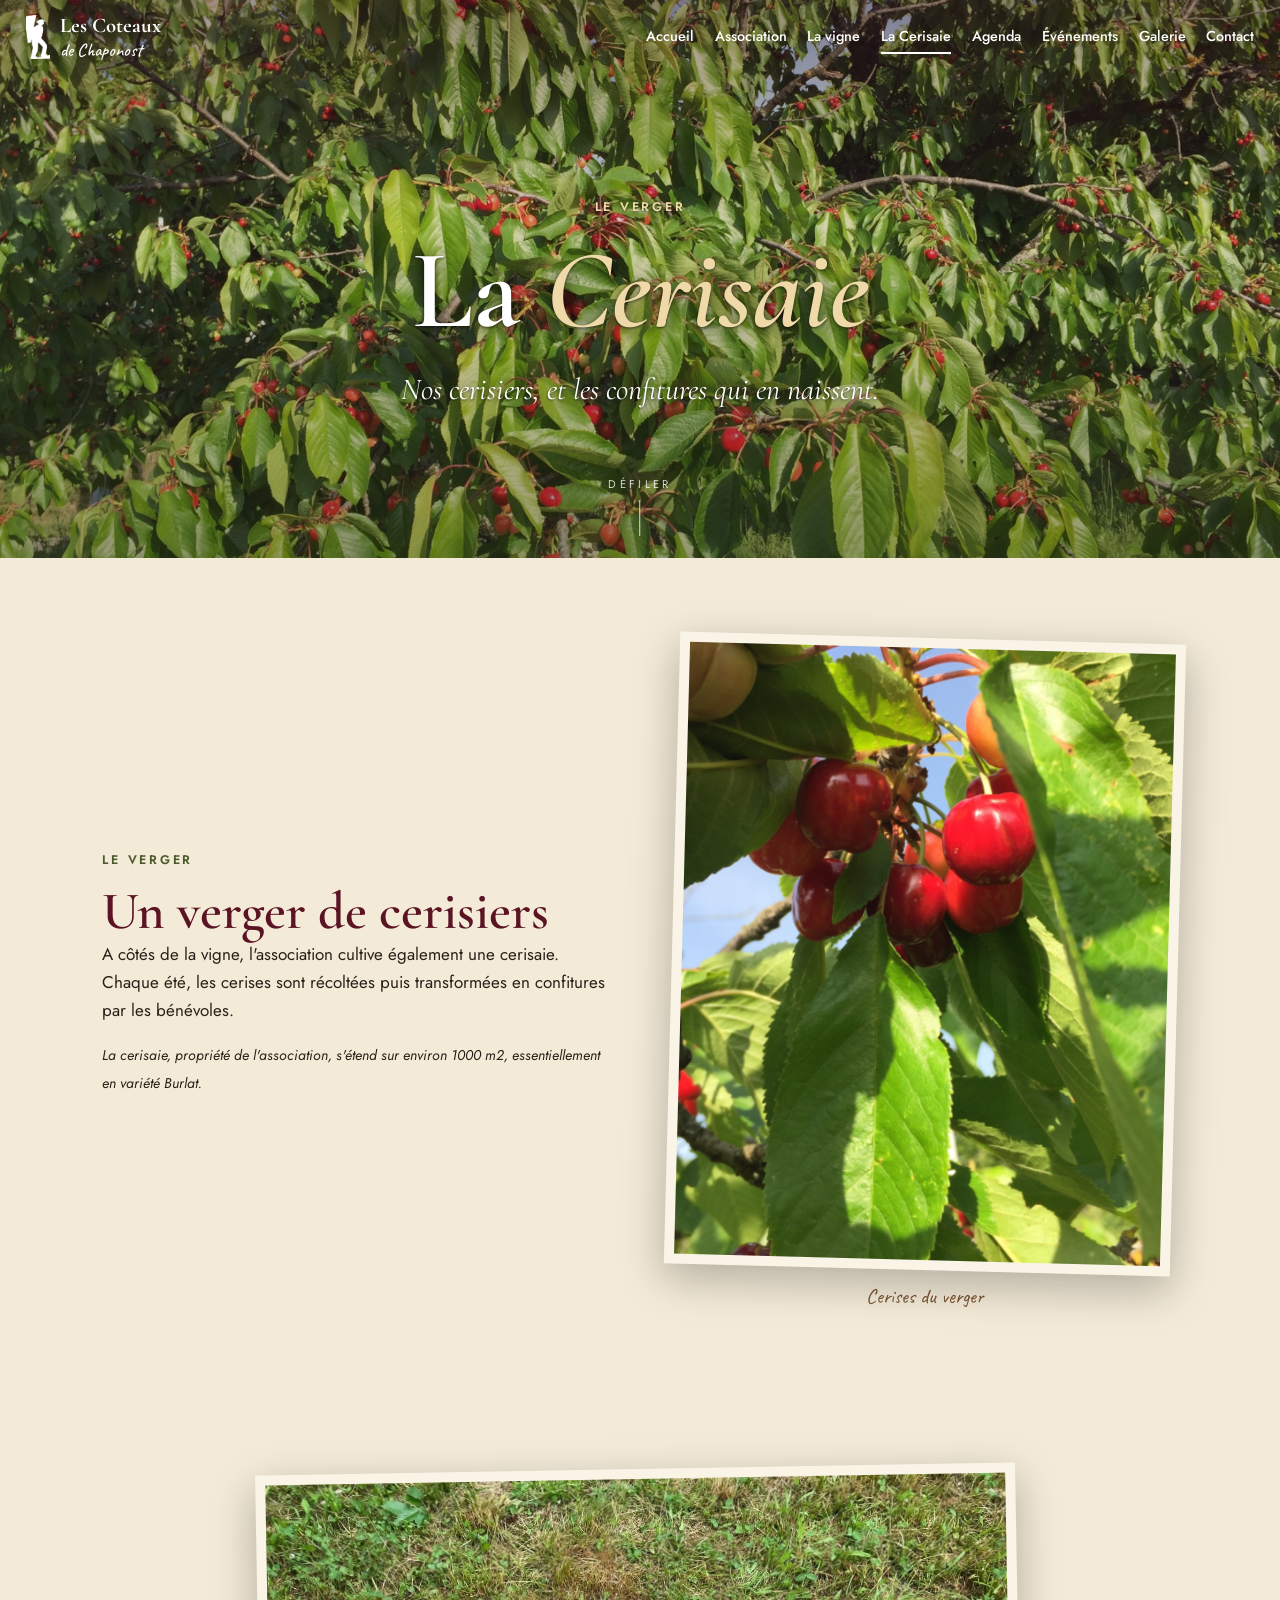
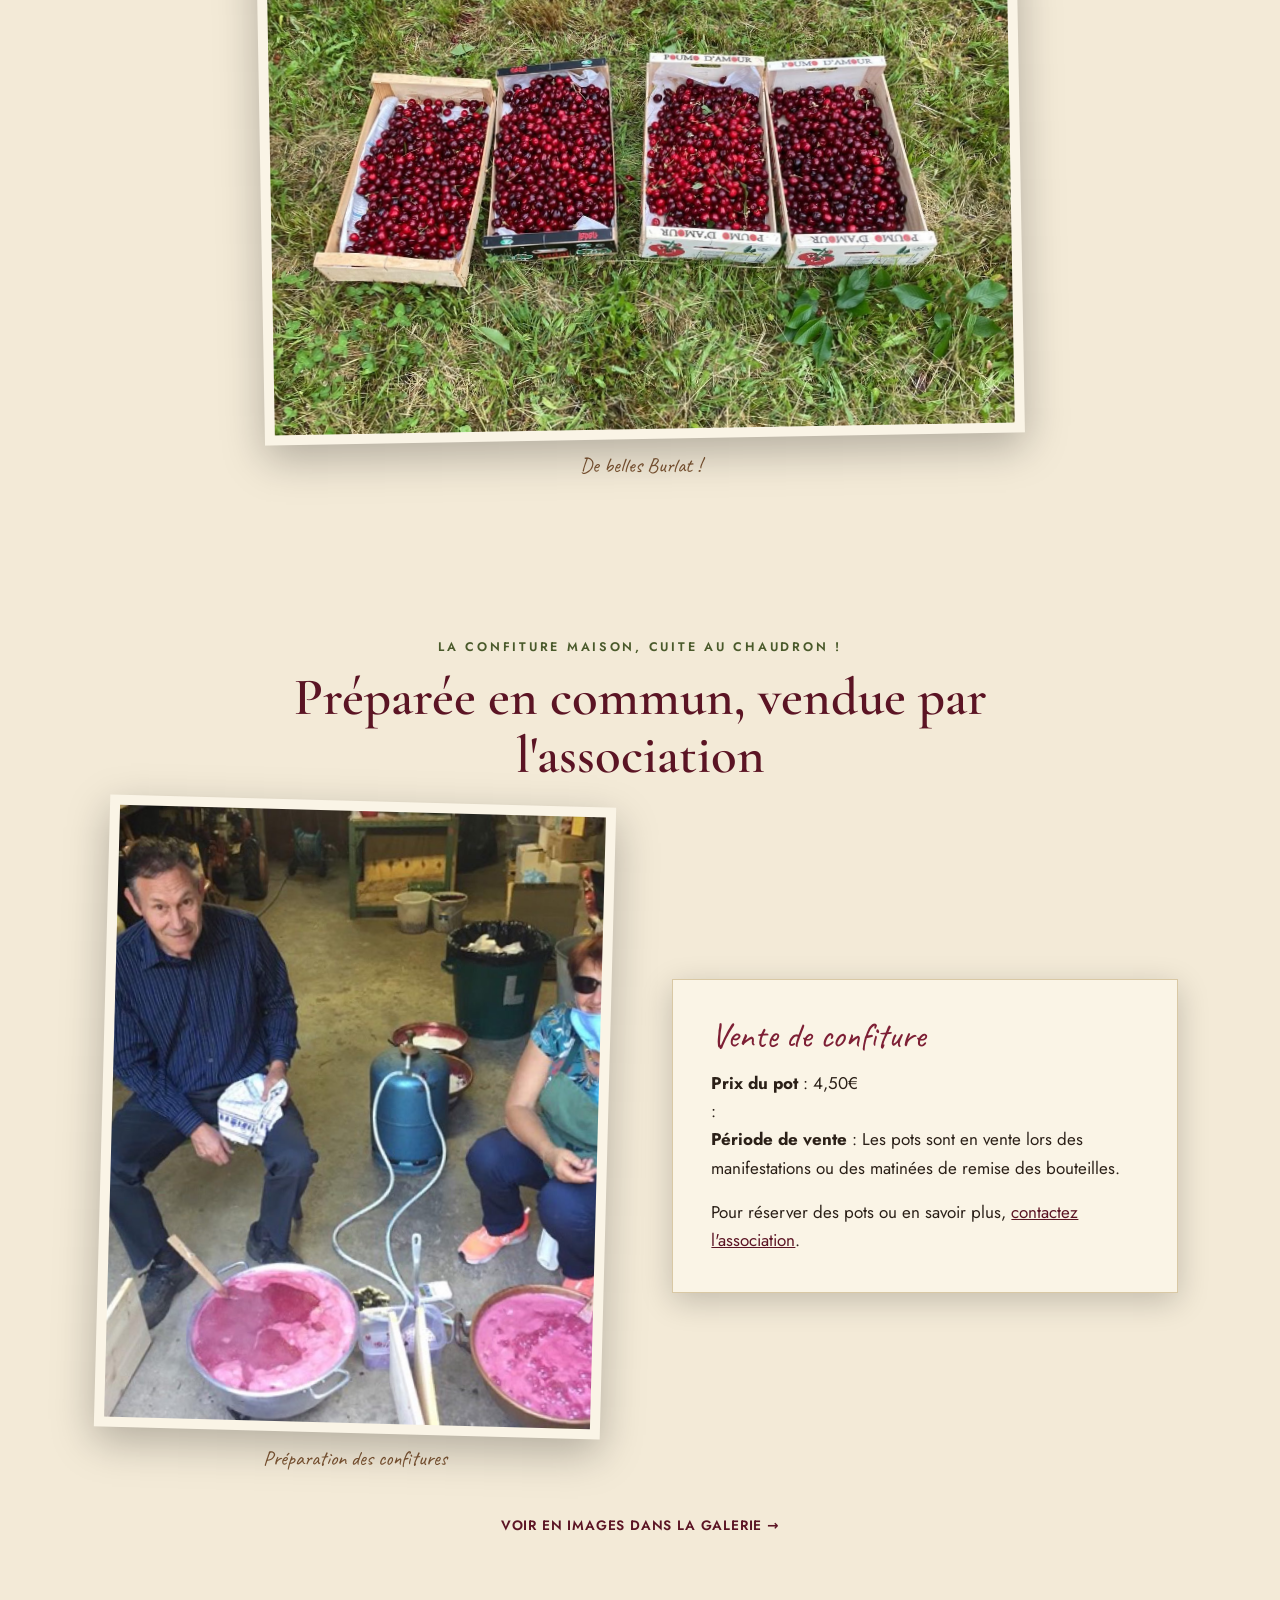
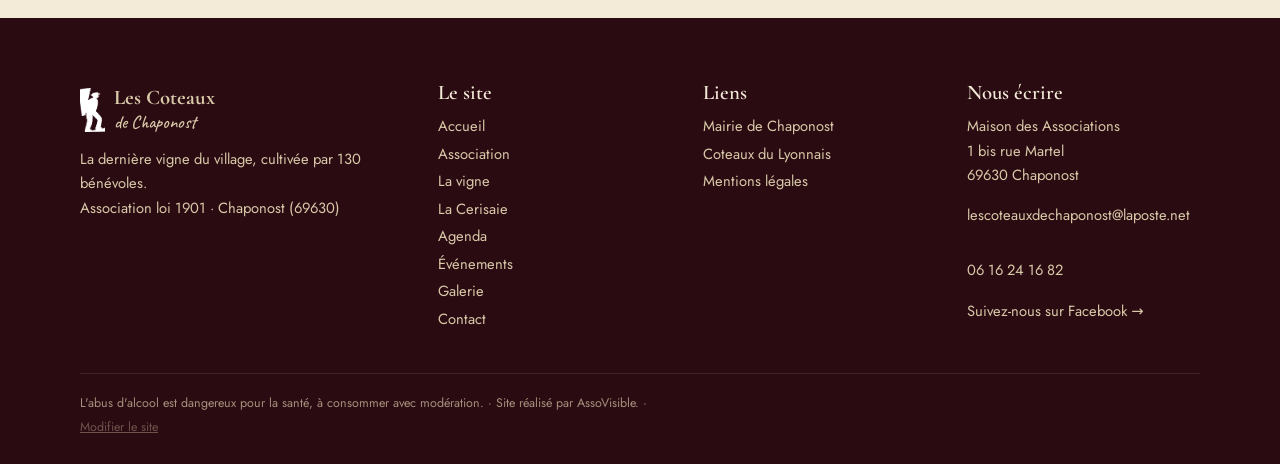
<file: cerisaie.html>
<!doctype html><html lang="fr"><head><meta charset="utf-8"><meta name="viewport" content="width=device-width,initial-scale=1">
<meta name="cc-rev" content='{"agenda":"904db3af39a41a01cb0b5024d4f23a88a67ad84f","association":"a4456455fc05e6a0e06759292404361fdb35d647","cerisaie":"6e1112e3b577cb8cd2e069b8a5cd6b968a6fd68a","contact":"ad23aa6e1f6e6405358852ef36b153c52a6f94f4","evenements":"c3f76d61305e9c0e89a7010b9b20b645a754cf10","galerie":"0521b36badfc1deebddf957a613a7391dd071213","index":"d85bb0a3a6d0defb55138cb8c97c7679511fd67c","la-vigne":"3abeb76dff7815eec136962549c82140cc2dcec0","site":"ec47013ce51475a2e565d071190d1f4ae445fb09"}'>
<title>La Cerisaie · Les Coteaux de Chaponost</title><meta name="description" content="Le verger de cerisiers des Coteaux de Chaponost et la vente de confitures de cerises maison.">
<meta name="google-site-verification" content="Cy7CbBpABDdxkIqhF-kSL7mWsnuAoLJMIKez7eutJvc"><link rel="canonical" href="https://lescoteauxdechaponost.com/cerisaie.html"><meta name="robots" content="index,follow,max-image-preview:large"><meta property="og:type" content="website"><meta property="og:locale" content="fr_FR"><meta property="og:site_name" content="Les Coteaux de Chaponost"><meta property="og:title" content="La Cerisaie · Les Coteaux de Chaponost"><meta property="og:description" content="Le verger de cerisiers des Coteaux de Chaponost et la vente de confitures de cerises maison."><meta property="og:url" content="https://lescoteauxdechaponost.com/cerisaie.html"><meta property="og:image" content="https://lescoteauxdechaponost.com/img/hero-automne.jpg"><meta name="twitter:card" content="summary_large_image">
<link rel="preconnect" href="https://fonts.googleapis.com"><link rel="preconnect" href="https://fonts.gstatic.com" crossorigin>
<link href="https://fonts.googleapis.com/css2?family=Cormorant+Garamond:ital,wght@0,400;0,600;0,700;1,400;1,600&family=Caveat:wght@500;700&family=Jost:wght@400;500;600&display=swap" rel="stylesheet">
<link rel="icon" href="favicon.ico" sizes="any"><link rel="icon" type="image/png" sizes="32x32" href="img/favicon-32.png"><link rel="icon" type="image/png" sizes="192x192" href="img/favicon-192.png"><link rel="apple-touch-icon" href="img/apple-touch-icon.png"><link rel="stylesheet" href="style.css"></head><body>
<header class="top" id="top"><a class="brand" href="index.html"><img class="logo" src="img/vendangeur.png" alt="" width="22" height="40"><span><b>Les Coteaux</b><i>de Chaponost</i></span></a>
<nav class="navdesktop"><a href="index.html">Accueil</a><a href="association.html">Association</a><a href="la-vigne.html">La vigne</a><a href="cerisaie.html" class=on>La Cerisaie</a><a href="agenda.html">Agenda</a><a href="evenements.html">Événements</a><a href="galerie.html">Galerie</a><a href="contact.html">Contact</a></nav>
<button class="burger" aria-label="Menu" aria-expanded="false"><span></span><span></span></button>
</header>
<nav id="nav" class="navmobile"><a href="index.html">Accueil</a><a href="association.html">Association</a><a href="la-vigne.html">La vigne</a><a href="cerisaie.html" class=on>La Cerisaie</a><a href="agenda.html">Agenda</a><a href="evenements.html">Événements</a><a href="galerie.html">Galerie</a><a href="contact.html">Contact</a></nav>
<main><section class="hero short" style="--bg:url(img/photo-1793637005994-672.jpg)" data-ei="cerisaie|hero_image"><div class="hero-in"><p class="kicker"><span data-e="cerisaie|t.83c409c0">Le verger</span></p><h1><span data-e="cerisaie|t.6271b6a2" data-rich>La <em>Cerisaie</em></span></h1><p class="sub"><span data-e="cerisaie|t.e9a638ab">Nos cerisiers, et les confitures qui en naissent.</span></p></div><span class="scroll">Défiler</span></section><section class="wrap split"><div class="reveal"><p class="kicker"><span data-e="cerisaie|t.83c409c0">Le verger</span></p><h2><span data-e="cerisaie|t.e9e9ed1c">Un verger de cerisiers</span></h2>
<p><span data-e="cerisaie|intro_text">A côtés de la vigne, l&#x27;association cultive également une cerisaie. Chaque été, les cerises sont récoltées puis transformées en confitures par les bénévoles.</span></p>
<p><small><i><span data-e="cerisaie|intro_note">La cerisaie, propriété de l&#x27;association, s&#x27;étend sur environ 1000 m2, essentiellement en variété Burlat.</span></i></small></p></div>
<figure class="reveal"><img src="img/photo-1793867199792-592.jpg" data-ei="cerisaie|intro_image" alt="Cerises du verger" loading="lazy"><figcaption><span data-e="cerisaie|t.dcc5dd18">Cerises du verger</span></figcaption></figure></section>
<section class="wrap recolte"><figure class="reveal"><img src="img/cerises-cagettes.jpg" data-ei="cerisaie|recolte_image" alt="Cagettes de cerises Burlat fraîchement cueillies" loading="lazy"><figcaption><span data-e="cerisaie|t.950e06de">De belles Burlat !</span></figcaption></figure></section>
<section class="wrap"><div class="title reveal"><p class="kicker"><span data-e="cerisaie|t.de466456">La confiture maison, cuite au chaudron !</span></p><h2><span data-e="cerisaie|t.d9e15a15" data-rich>Préparée en commun, vendue par l'association</span></h2></div><div class="split"><div class="pair"><figure class="reveal"><img src="img/confiture.jpg" data-ei="cerisaie|confiture_image" alt="Préparation de la confiture de cerises en commun" loading="lazy"><figcaption><span data-e="cerisaie|t.4187c05d">Préparation des confitures</span></figcaption></figure></div>
<div class="reveal paper cotis"><p class="hand big"><span data-e="cerisaie|t.cf807139">Vente de confiture</span></p><p><b><span data-e="cerisaie|t.f4d621e4">Prix du pot</span></b> : <span data-e="cerisaie|price">4,50€</span><br><b><span data-e="cerisaie|t.95f2cfda"></span></b> : <span data-e="cerisaie|points_de_vente"></span><br><b><span data-e="cerisaie|t.9dcdcb00">Période de vente</span></b> : <span data-e="cerisaie|periode">Les pots sont en vente lors des manifestations ou des matinées de remise des bouteilles.</span></p><p>Pour réserver des pots ou en savoir plus, <a href="contact.html">contactez l'association</a>.</p></div></div>
<p class="note reveal seelink"><a href="galerie.html#f"><span data-e="cerisaie|t.627faf10">Voir en images dans la galerie →</span></a></p></section></main><footer><div class="fwrap"><div><a class="brand light" href="index.html"><img class="logo" src="img/vendangeur.png" alt="" width="22" height="40"><span><b>Les Coteaux</b><i>de Chaponost</i></span></a>
<p>La dernière vigne du village, cultivée par 130 bénévoles.<br>Association loi 1901 · Chaponost (69630)</p></div>
<div><h4>Le site</h4><a href="index.html">Accueil</a><a href="association.html">Association</a><a href="la-vigne.html">La vigne</a><a href="cerisaie.html">La Cerisaie</a><a href="agenda.html">Agenda</a><a href="evenements.html">Événements</a><a href="galerie.html">Galerie</a><a href="contact.html">Contact</a></div>
<div><h4>Liens</h4><a href="https://www.chaponost.fr" target="_blank" rel="noopener">Mairie de Chaponost</a>
<a href="https://www.coteaux-du-lyonnais.com" target="_blank" rel="noopener">Coteaux du Lyonnais</a><a href="mentions-legales.html">Mentions légales</a></div>
<div><h4>Nous écrire</h4><p><span data-e="site|address_line1">Maison des Associations</span><br><span data-e="site|address_line2">1 bis rue Martel</span><br><span data-e="site|address_line3">69630 Chaponost</span></p><p><a href="mailto:lescoteauxdechaponost@laposte.net"><span data-e="site|email">lescoteauxdechaponost@laposte.net</span></a><br><a href="tel:+33616241682"><span data-e="site|phone">06 16 24 16 82</span></a></p><p><a href="https://www.facebook.com/profile.php?id=61575731934542" data-href="site|facebook_url" target="_blank" rel="noopener">Suivez-nous sur Facebook →</a></p></div></div>
<p class="legal">L'abus d'alcool est dangereux pour la santé, à consommer avec modération. · Site réalisé par AssoVisible. · <a class="adminlink" href="modifier/">Modifier le site</a></p></footer>
<script src="app.js"></script><script src="edit.js" defer></script></body></html>
</file>
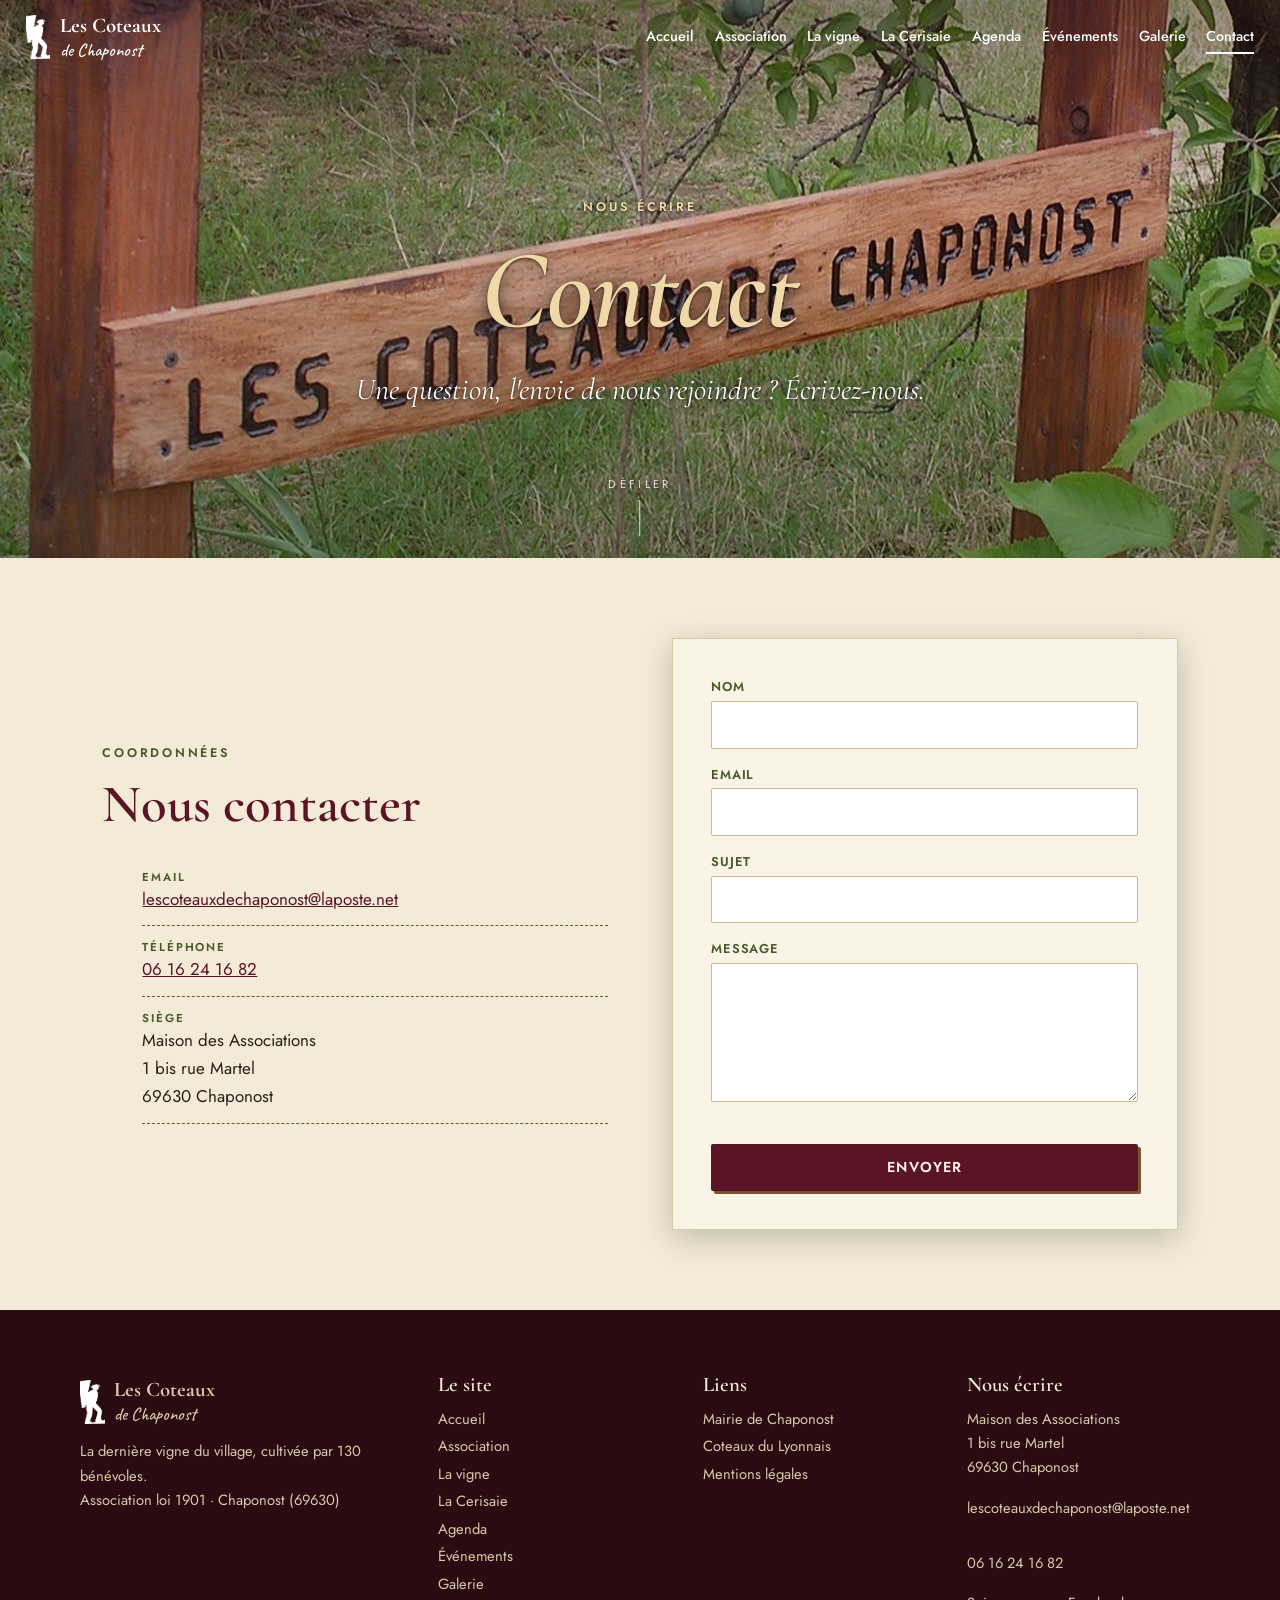
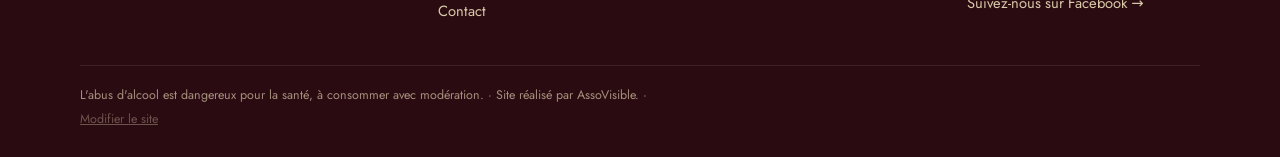
<file: contact.html>
<!doctype html><html lang="fr"><head><meta charset="utf-8"><meta name="viewport" content="width=device-width,initial-scale=1">
<meta name="cc-rev" content='{"agenda":"904db3af39a41a01cb0b5024d4f23a88a67ad84f","association":"a4456455fc05e6a0e06759292404361fdb35d647","cerisaie":"6e1112e3b577cb8cd2e069b8a5cd6b968a6fd68a","contact":"ad23aa6e1f6e6405358852ef36b153c52a6f94f4","evenements":"c3f76d61305e9c0e89a7010b9b20b645a754cf10","galerie":"0521b36badfc1deebddf957a613a7391dd071213","index":"d85bb0a3a6d0defb55138cb8c97c7679511fd67c","la-vigne":"3abeb76dff7815eec136962549c82140cc2dcec0","site":"ec47013ce51475a2e565d071190d1f4ae445fb09"}'>
<title>Contact · Les Coteaux de Chaponost</title><meta name="description" content="Contacter les Coteaux de Chaponost par email, Maison des Associations, 1 bis rue Martel, 69630 Chaponost.">
<meta name="google-site-verification" content="Cy7CbBpABDdxkIqhF-kSL7mWsnuAoLJMIKez7eutJvc"><link rel="canonical" href="https://lescoteauxdechaponost.com/contact.html"><meta name="robots" content="index,follow,max-image-preview:large"><meta property="og:type" content="website"><meta property="og:locale" content="fr_FR"><meta property="og:site_name" content="Les Coteaux de Chaponost"><meta property="og:title" content="Contact · Les Coteaux de Chaponost"><meta property="og:description" content="Contacter les Coteaux de Chaponost par email, Maison des Associations, 1 bis rue Martel, 69630 Chaponost."><meta property="og:url" content="https://lescoteauxdechaponost.com/contact.html"><meta property="og:image" content="https://lescoteauxdechaponost.com/img/hero-automne.jpg"><meta name="twitter:card" content="summary_large_image">
<link rel="preconnect" href="https://fonts.googleapis.com"><link rel="preconnect" href="https://fonts.gstatic.com" crossorigin>
<link href="https://fonts.googleapis.com/css2?family=Cormorant+Garamond:ital,wght@0,400;0,600;0,700;1,400;1,600&family=Caveat:wght@500;700&family=Jost:wght@400;500;600&display=swap" rel="stylesheet">
<link rel="icon" href="favicon.ico" sizes="any"><link rel="icon" type="image/png" sizes="32x32" href="img/favicon-32.png"><link rel="icon" type="image/png" sizes="192x192" href="img/favicon-192.png"><link rel="apple-touch-icon" href="img/apple-touch-icon.png"><link rel="stylesheet" href="style.css"></head><body>
<header class="top" id="top"><a class="brand" href="index.html"><img class="logo" src="img/vendangeur.png" alt="" width="22" height="40"><span><b>Les Coteaux</b><i>de Chaponost</i></span></a>
<nav class="navdesktop"><a href="index.html">Accueil</a><a href="association.html">Association</a><a href="la-vigne.html">La vigne</a><a href="cerisaie.html">La Cerisaie</a><a href="agenda.html">Agenda</a><a href="evenements.html">Événements</a><a href="galerie.html">Galerie</a><a href="contact.html" class=on>Contact</a></nav>
<button class="burger" aria-label="Menu" aria-expanded="false"><span></span><span></span></button>
</header>
<nav id="nav" class="navmobile"><a href="index.html">Accueil</a><a href="association.html">Association</a><a href="la-vigne.html">La vigne</a><a href="cerisaie.html">La Cerisaie</a><a href="agenda.html">Agenda</a><a href="evenements.html">Événements</a><a href="galerie.html">Galerie</a><a href="contact.html" class=on>Contact</a></nav>
<main><section class="hero short" style="--bg:url(img/panneau.jpg)" data-ei="contact|hero_image"><div class="hero-in"><p class="kicker"><span data-e="contact|t.331994f8">Nous écrire</span></p><h1><span data-e="contact|t.a9f66dc0" data-rich><em>Contact</em></span></h1><p class="sub"><span data-e="contact|t.fcb7a079">Une question, l&#x27;envie de nous rejoindre ? Écrivez-nous.</span></p></div><span class="scroll">Défiler</span></section><section class="wrap split"><div class="reveal"><p class="kicker"><span data-e="contact|t.7c309d77">Coordonnées</span></p><h2><span data-e="contact|t.f02ffb67">Nous contacter</span></h2>
<ul class="coords"><li><b>Email</b><a href="mailto:lescoteauxdechaponost@laposte.net"><span data-e="site|email">lescoteauxdechaponost@laposte.net</span></a></li><li><b>Téléphone</b><a href="tel:+33616241682"><span data-e="site|phone">06 16 24 16 82</span></a></li><li><b>Siège</b><span data-e="site|address_line1">Maison des Associations</span><br><span data-e="site|address_line2">1 bis rue Martel</span><br><span data-e="site|address_line3">69630 Chaponost</span></li></ul></div>
<form class="form paper reveal" name="contact" method="POST" action="merci.html" data-netlify="true" netlify-honeypot="bot"><input type="hidden" name="form-name" value="contact"><p class="hp"><input name="bot"></p>
<label>Nom<input name="nom" required></label><label>Email<input type="email" name="email" required></label><label>Sujet<input name="sujet"></label><label>Message<textarea name="message" rows="5" required></textarea></label><button class="btn" type="submit">Envoyer</button></form></section></main><footer><div class="fwrap"><div><a class="brand light" href="index.html"><img class="logo" src="img/vendangeur.png" alt="" width="22" height="40"><span><b>Les Coteaux</b><i>de Chaponost</i></span></a>
<p>La dernière vigne du village, cultivée par 130 bénévoles.<br>Association loi 1901 · Chaponost (69630)</p></div>
<div><h4>Le site</h4><a href="index.html">Accueil</a><a href="association.html">Association</a><a href="la-vigne.html">La vigne</a><a href="cerisaie.html">La Cerisaie</a><a href="agenda.html">Agenda</a><a href="evenements.html">Événements</a><a href="galerie.html">Galerie</a><a href="contact.html">Contact</a></div>
<div><h4>Liens</h4><a href="https://www.chaponost.fr" target="_blank" rel="noopener">Mairie de Chaponost</a>
<a href="https://www.coteaux-du-lyonnais.com" target="_blank" rel="noopener">Coteaux du Lyonnais</a><a href="mentions-legales.html">Mentions légales</a></div>
<div><h4>Nous écrire</h4><p><span data-e="site|address_line1">Maison des Associations</span><br><span data-e="site|address_line2">1 bis rue Martel</span><br><span data-e="site|address_line3">69630 Chaponost</span></p><p><a href="mailto:lescoteauxdechaponost@laposte.net"><span data-e="site|email">lescoteauxdechaponost@laposte.net</span></a><br><a href="tel:+33616241682"><span data-e="site|phone">06 16 24 16 82</span></a></p><p><a href="https://www.facebook.com/profile.php?id=61575731934542" data-href="site|facebook_url" target="_blank" rel="noopener">Suivez-nous sur Facebook →</a></p></div></div>
<p class="legal">L'abus d'alcool est dangereux pour la santé, à consommer avec modération. · Site réalisé par AssoVisible. · <a class="adminlink" href="modifier/">Modifier le site</a></p></footer>
<script src="app.js"></script><script src="edit.js" defer></script></body></html>
</file>
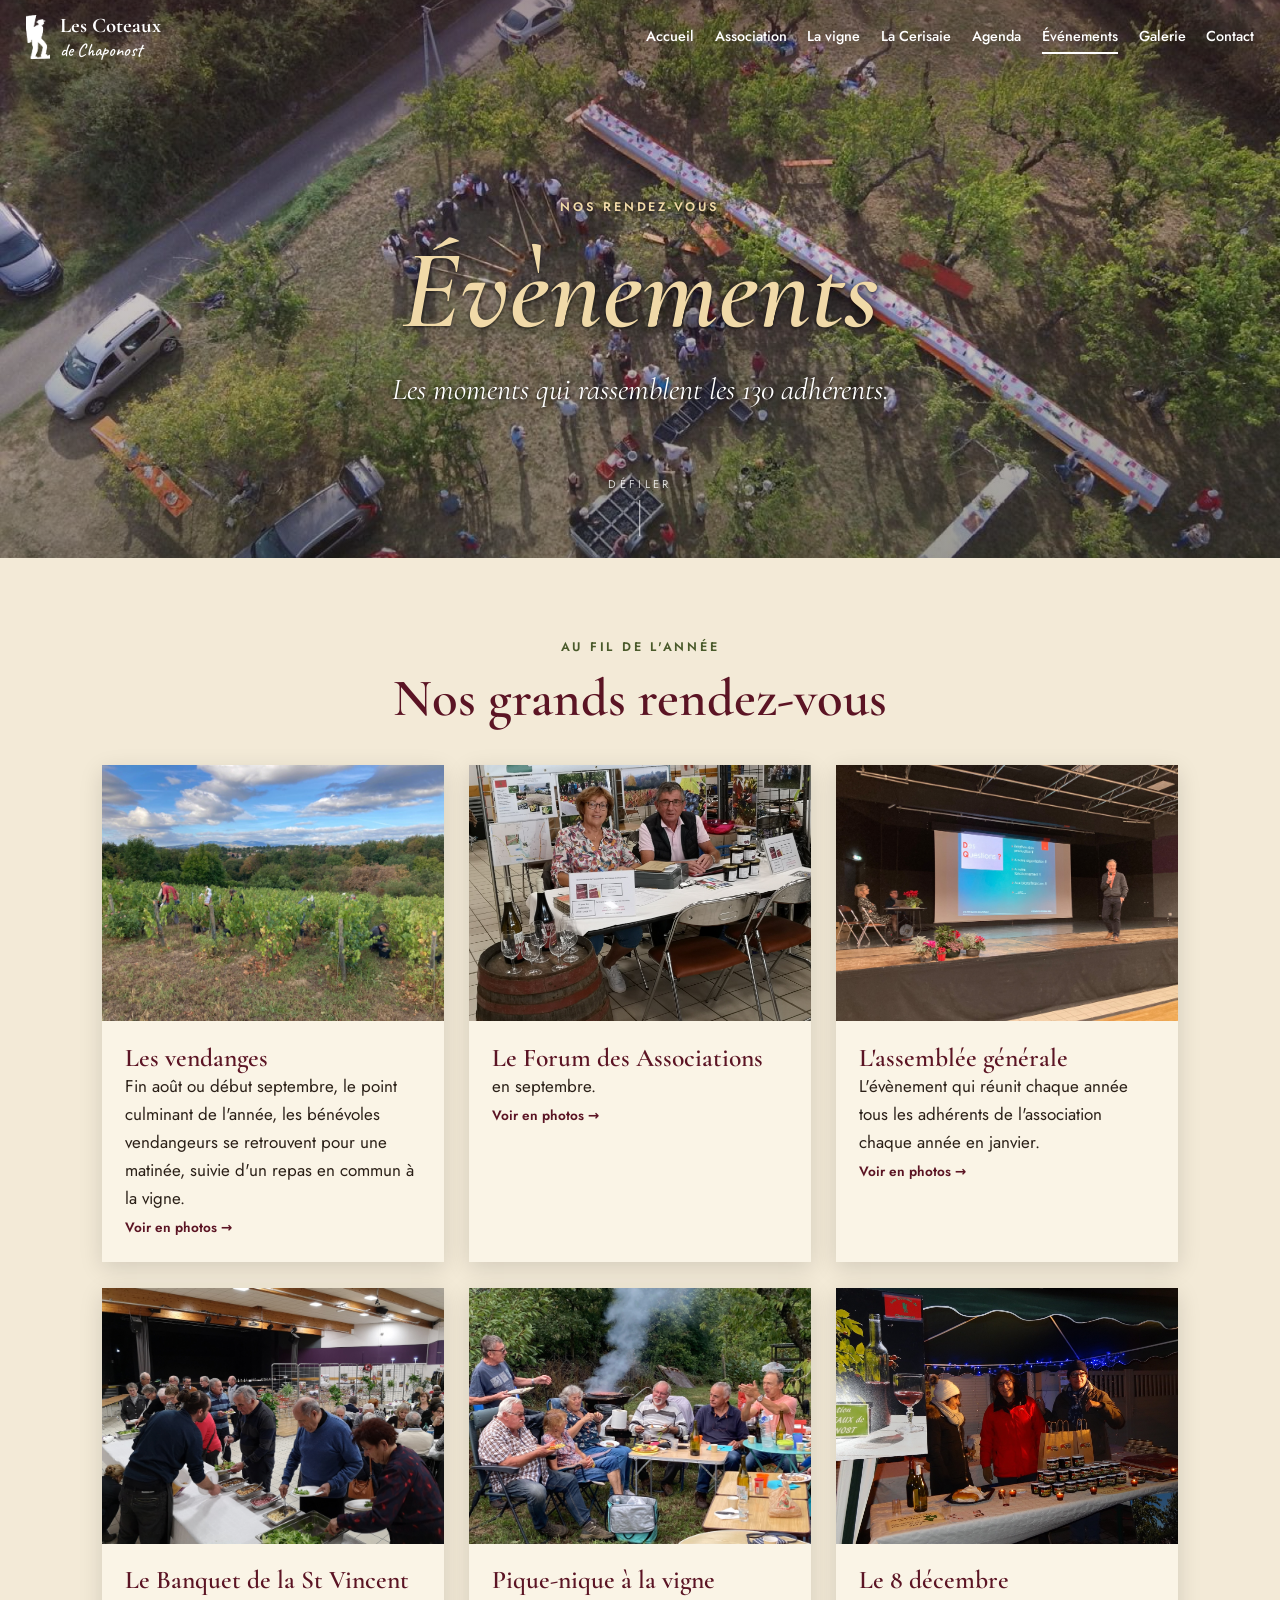
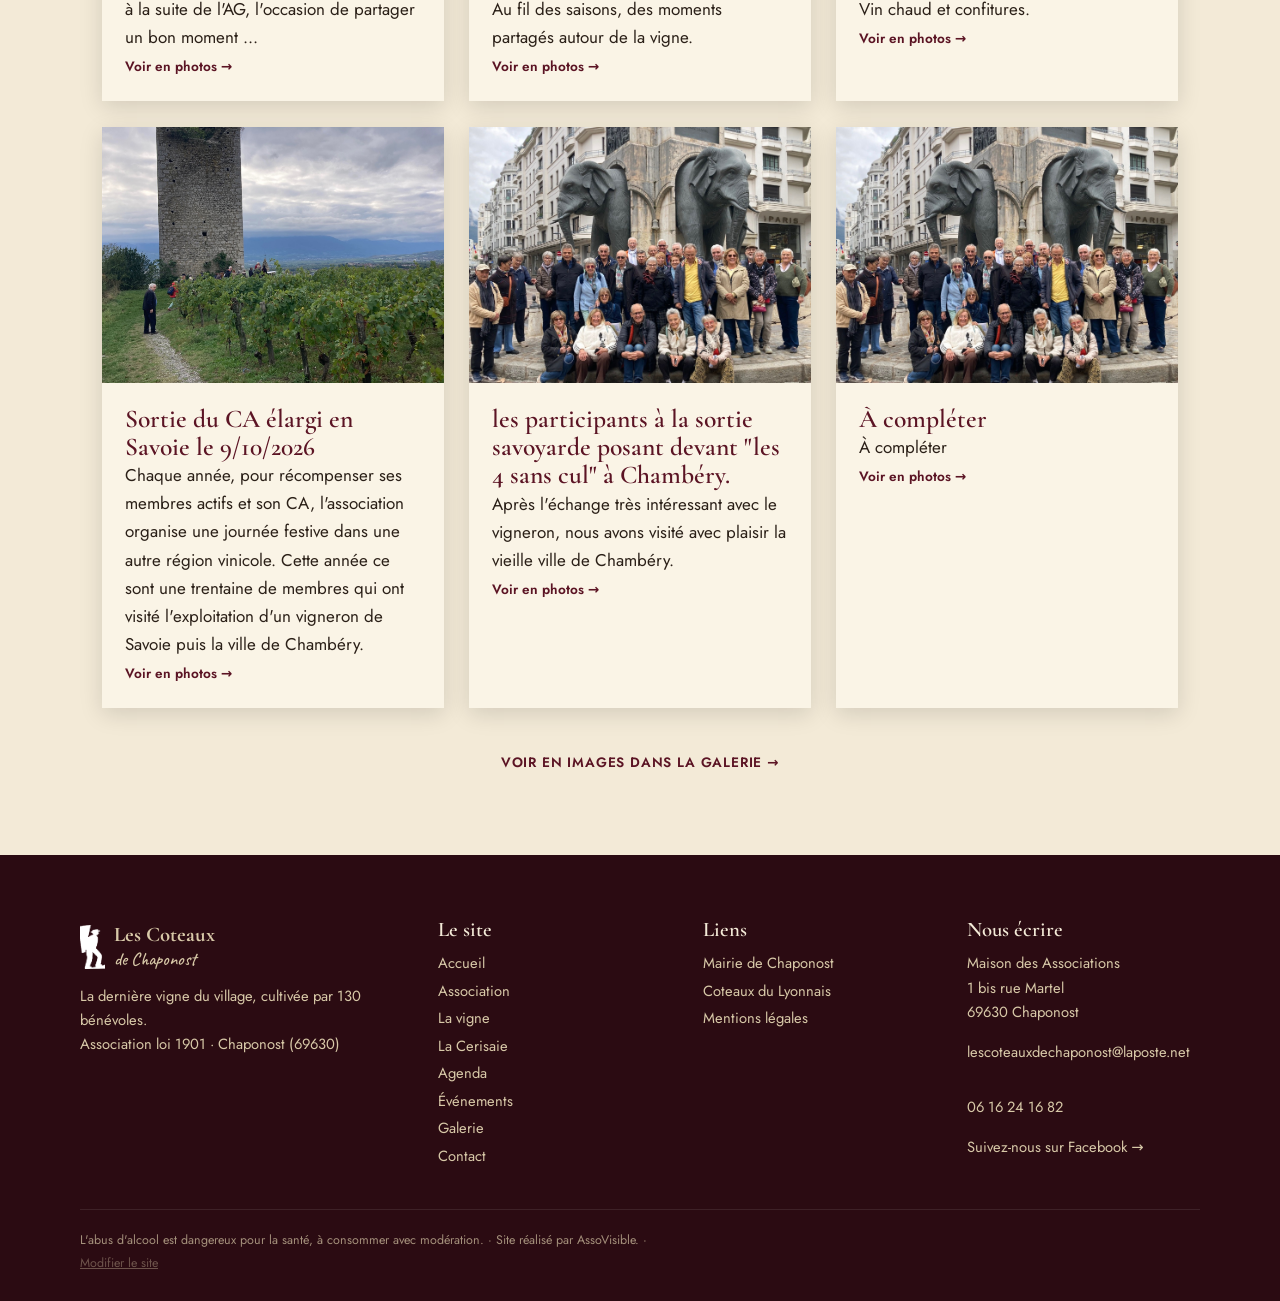
<file: evenements.html>
<!doctype html><html lang="fr"><head><meta charset="utf-8"><meta name="viewport" content="width=device-width,initial-scale=1">
<meta name="cc-rev" content='{"agenda":"904db3af39a41a01cb0b5024d4f23a88a67ad84f","association":"a4456455fc05e6a0e06759292404361fdb35d647","cerisaie":"6e1112e3b577cb8cd2e069b8a5cd6b968a6fd68a","contact":"ad23aa6e1f6e6405358852ef36b153c52a6f94f4","evenements":"c3f76d61305e9c0e89a7010b9b20b645a754cf10","galerie":"0521b36badfc1deebddf957a613a7391dd071213","index":"d85bb0a3a6d0defb55138cb8c97c7679511fd67c","la-vigne":"3abeb76dff7815eec136962549c82140cc2dcec0","site":"ec47013ce51475a2e565d071190d1f4ae445fb09"}'>
<title>Événements · Les Coteaux de Chaponost</title><meta name="description" content="Les événements festifs et associatifs des Coteaux de Chaponost : vendanges, banquet annuel, rendez-vous conviviaux.">
<meta name="google-site-verification" content="Cy7CbBpABDdxkIqhF-kSL7mWsnuAoLJMIKez7eutJvc"><link rel="canonical" href="https://lescoteauxdechaponost.com/evenements.html"><meta name="robots" content="index,follow,max-image-preview:large"><meta property="og:type" content="website"><meta property="og:locale" content="fr_FR"><meta property="og:site_name" content="Les Coteaux de Chaponost"><meta property="og:title" content="Événements · Les Coteaux de Chaponost"><meta property="og:description" content="Les événements festifs et associatifs des Coteaux de Chaponost : vendanges, banquet annuel, rendez-vous conviviaux."><meta property="og:url" content="https://lescoteauxdechaponost.com/evenements.html"><meta property="og:image" content="https://lescoteauxdechaponost.com/img/hero-automne.jpg"><meta name="twitter:card" content="summary_large_image">
<link rel="preconnect" href="https://fonts.googleapis.com"><link rel="preconnect" href="https://fonts.gstatic.com" crossorigin>
<link href="https://fonts.googleapis.com/css2?family=Cormorant+Garamond:ital,wght@0,400;0,600;0,700;1,400;1,600&family=Caveat:wght@500;700&family=Jost:wght@400;500;600&display=swap" rel="stylesheet">
<link rel="icon" href="favicon.ico" sizes="any"><link rel="icon" type="image/png" sizes="32x32" href="img/favicon-32.png"><link rel="icon" type="image/png" sizes="192x192" href="img/favicon-192.png"><link rel="apple-touch-icon" href="img/apple-touch-icon.png"><link rel="stylesheet" href="style.css"></head><body>
<header class="top" id="top"><a class="brand" href="index.html"><img class="logo" src="img/vendangeur.png" alt="" width="22" height="40"><span><b>Les Coteaux</b><i>de Chaponost</i></span></a>
<nav class="navdesktop"><a href="index.html">Accueil</a><a href="association.html">Association</a><a href="la-vigne.html">La vigne</a><a href="cerisaie.html">La Cerisaie</a><a href="agenda.html">Agenda</a><a href="evenements.html" class=on>Événements</a><a href="galerie.html">Galerie</a><a href="contact.html">Contact</a></nav>
<button class="burger" aria-label="Menu" aria-expanded="false"><span></span><span></span></button>
</header>
<nav id="nav" class="navmobile"><a href="index.html">Accueil</a><a href="association.html">Association</a><a href="la-vigne.html">La vigne</a><a href="cerisaie.html">La Cerisaie</a><a href="agenda.html">Agenda</a><a href="evenements.html" class=on>Événements</a><a href="galerie.html">Galerie</a><a href="contact.html">Contact</a></nav>
<main><section class="hero short" style="--bg:url(img/banquet.jpg)" data-ei="evenements|hero_image"><div class="hero-in"><p class="kicker"><span data-e="evenements|t.e88d7a8c">Nos rendez-vous</span></p><h1><span data-e="evenements|t.8f8ccb75" data-rich><em>Évènements </em></span></h1><p class="sub"><span data-e="evenements|t.5144357e">Les moments qui rassemblent les 130 adhérents.</span></p></div><span class="scroll">Défiler</span></section><section class="wrap"><div class="title reveal"><p class="kicker"><span data-e="evenements|t.0e1d5a9a">Au fil de l'année</span></p><h2><span data-e="evenements|t.4040a42b" data-rich>Nos grands rendez-vous</span></h2></div><div class="evcards" data-list="evenements|cards"><article class="evcard reveal" data-item data-oi="0"><img src="img/vendanges.jpg" data-fi="image" alt="Les vendanges" loading="lazy"><div><h3><span data-fd="title">Les vendanges</span></h3><p><span data-fd="text">Fin août ou début septembre, le point culminant de l&#x27;année, les bénévoles vendangeurs se retrouvent pour une matinée, suivie d&#x27;un repas en commun à la vigne.</span></p><a href="galerie.html#v">Voir en photos →</a></div></article><article class="evcard reveal" data-item data-oi="1"><img src="img/photo-1793867379098-205.jpg" data-fi="image" alt="Le Forum des Associations" loading="lazy"><div><h3><span data-fd="title">Le Forum des Associations</span></h3><p><span data-fd="text">en septembre.</span></p><a href="galerie.html#f">Voir en photos →</a></div></article><article class="evcard reveal" data-item data-oi="2"><img src="img/photo-1793637552790-388.jpg" data-fi="image" alt="L&#x27;assemblée générale" loading="lazy"><div><h3><span data-fd="title">L&#x27;assemblée générale</span></h3><p><span data-fd="text">L&#x27;évènement qui réunit chaque année tous les adhérents de l&#x27;association chaque année en janvier.</span></p><a href="galerie.html#c">Voir en photos →</a></div></article><article class="evcard reveal" data-item data-oi="3"><img src="img/photo-1793867300032-955.jpg" data-fi="image" alt="Le Banquet de la St Vincent" loading="lazy"><div><h3><span data-fd="title">Le Banquet de la St Vincent</span></h3><p><span data-fd="text">à la suite de l&#x27;AG, l&#x27;occasion de partager un bon moment ...</span></p><a href="galerie.html#f">Voir en photos →</a></div></article><article class="evcard reveal" data-item data-oi="4"><img src="img/photo-1793871630463-718.jpg" data-fi="image" alt="Pique-nique à la vigne" loading="lazy"><div><h3><span data-fd="title">Pique-nique à la vigne</span></h3><p><span data-fd="text">Au fil des saisons, des moments partagés autour de la vigne.</span></p><a href="galerie.html#f">Voir en photos →</a></div></article><article class="evcard reveal" data-item data-oi="5"><img src="img/photo-1793832073737-158.jpg" data-fi="image" alt="Le 8 décembre" loading="lazy"><div><h3><span data-fd="title">Le 8 décembre</span></h3><p><span data-fd="text">Vin chaud et confitures.</span></p><a href="galerie.html#f">Voir en photos →</a></div></article><article class="evcard reveal" data-item data-oi="6"><img src="img/photo-1794582007246-391.jpg" data-fi="image" alt="Sortie du CA élargi en Savoie le 9/10/2026" loading="lazy"><div><h3><span data-fd="title">Sortie du CA élargi en Savoie le 9/10/2026</span></h3><p><span data-fd="text">Chaque année, pour récompenser ses membres actifs et son CA, l&#x27;association organise une journée festive dans une autre région vinicole. Cette année ce sont une trentaine de membres qui ont visité l&#x27;exploitation d&#x27;un vigneron de Savoie puis la ville de Chambéry.</span></p><a href="galerie.html#f">Voir en photos →</a></div></article><article class="evcard reveal" data-item data-oi="7"><img src="img/photo-1794579725026-17.jpg" data-fi="image" alt="les participants à la sortie savoyarde posant devant &quot;les 4 sans cul&quot; à Chambéry." loading="lazy"><div><h3><span data-fd="title">les participants à la sortie savoyarde posant devant &quot;les 4 sans cul&quot; à Chambéry.</span></h3><p><span data-fd="text">Après l&#x27;échange très intéressant avec le vigneron, nous avons visité avec plaisir la vieille ville de Chambéry.</span></p><a href="galerie.html#f">Voir en photos →</a></div></article><article class="evcard reveal" data-item data-oi="8"><img src="img/photo-1794579725026-17.jpg" data-fi="image" alt="À compléter" loading="lazy"><div><h3><span data-fd="title">À compléter</span></h3><p><span data-fd="text">À compléter</span></p><a href="galerie.html#f">Voir en photos →</a></div></article></div><p class="note reveal seelink"><a href="galerie.html#c"><span data-e="evenements|t.627faf10">Voir en images dans la galerie →</span></a></p></section></main><footer><div class="fwrap"><div><a class="brand light" href="index.html"><img class="logo" src="img/vendangeur.png" alt="" width="22" height="40"><span><b>Les Coteaux</b><i>de Chaponost</i></span></a>
<p>La dernière vigne du village, cultivée par 130 bénévoles.<br>Association loi 1901 · Chaponost (69630)</p></div>
<div><h4>Le site</h4><a href="index.html">Accueil</a><a href="association.html">Association</a><a href="la-vigne.html">La vigne</a><a href="cerisaie.html">La Cerisaie</a><a href="agenda.html">Agenda</a><a href="evenements.html">Événements</a><a href="galerie.html">Galerie</a><a href="contact.html">Contact</a></div>
<div><h4>Liens</h4><a href="https://www.chaponost.fr" target="_blank" rel="noopener">Mairie de Chaponost</a>
<a href="https://www.coteaux-du-lyonnais.com" target="_blank" rel="noopener">Coteaux du Lyonnais</a><a href="mentions-legales.html">Mentions légales</a></div>
<div><h4>Nous écrire</h4><p><span data-e="site|address_line1">Maison des Associations</span><br><span data-e="site|address_line2">1 bis rue Martel</span><br><span data-e="site|address_line3">69630 Chaponost</span></p><p><a href="mailto:lescoteauxdechaponost@laposte.net"><span data-e="site|email">lescoteauxdechaponost@laposte.net</span></a><br><a href="tel:+33616241682"><span data-e="site|phone">06 16 24 16 82</span></a></p><p><a href="https://www.facebook.com/profile.php?id=61575731934542" data-href="site|facebook_url" target="_blank" rel="noopener">Suivez-nous sur Facebook →</a></p></div></div>
<p class="legal">L'abus d'alcool est dangereux pour la santé, à consommer avec modération. · Site réalisé par AssoVisible. · <a class="adminlink" href="modifier/">Modifier le site</a></p></footer>
<script src="app.js"></script><script src="edit.js" defer></script></body></html>
</file>
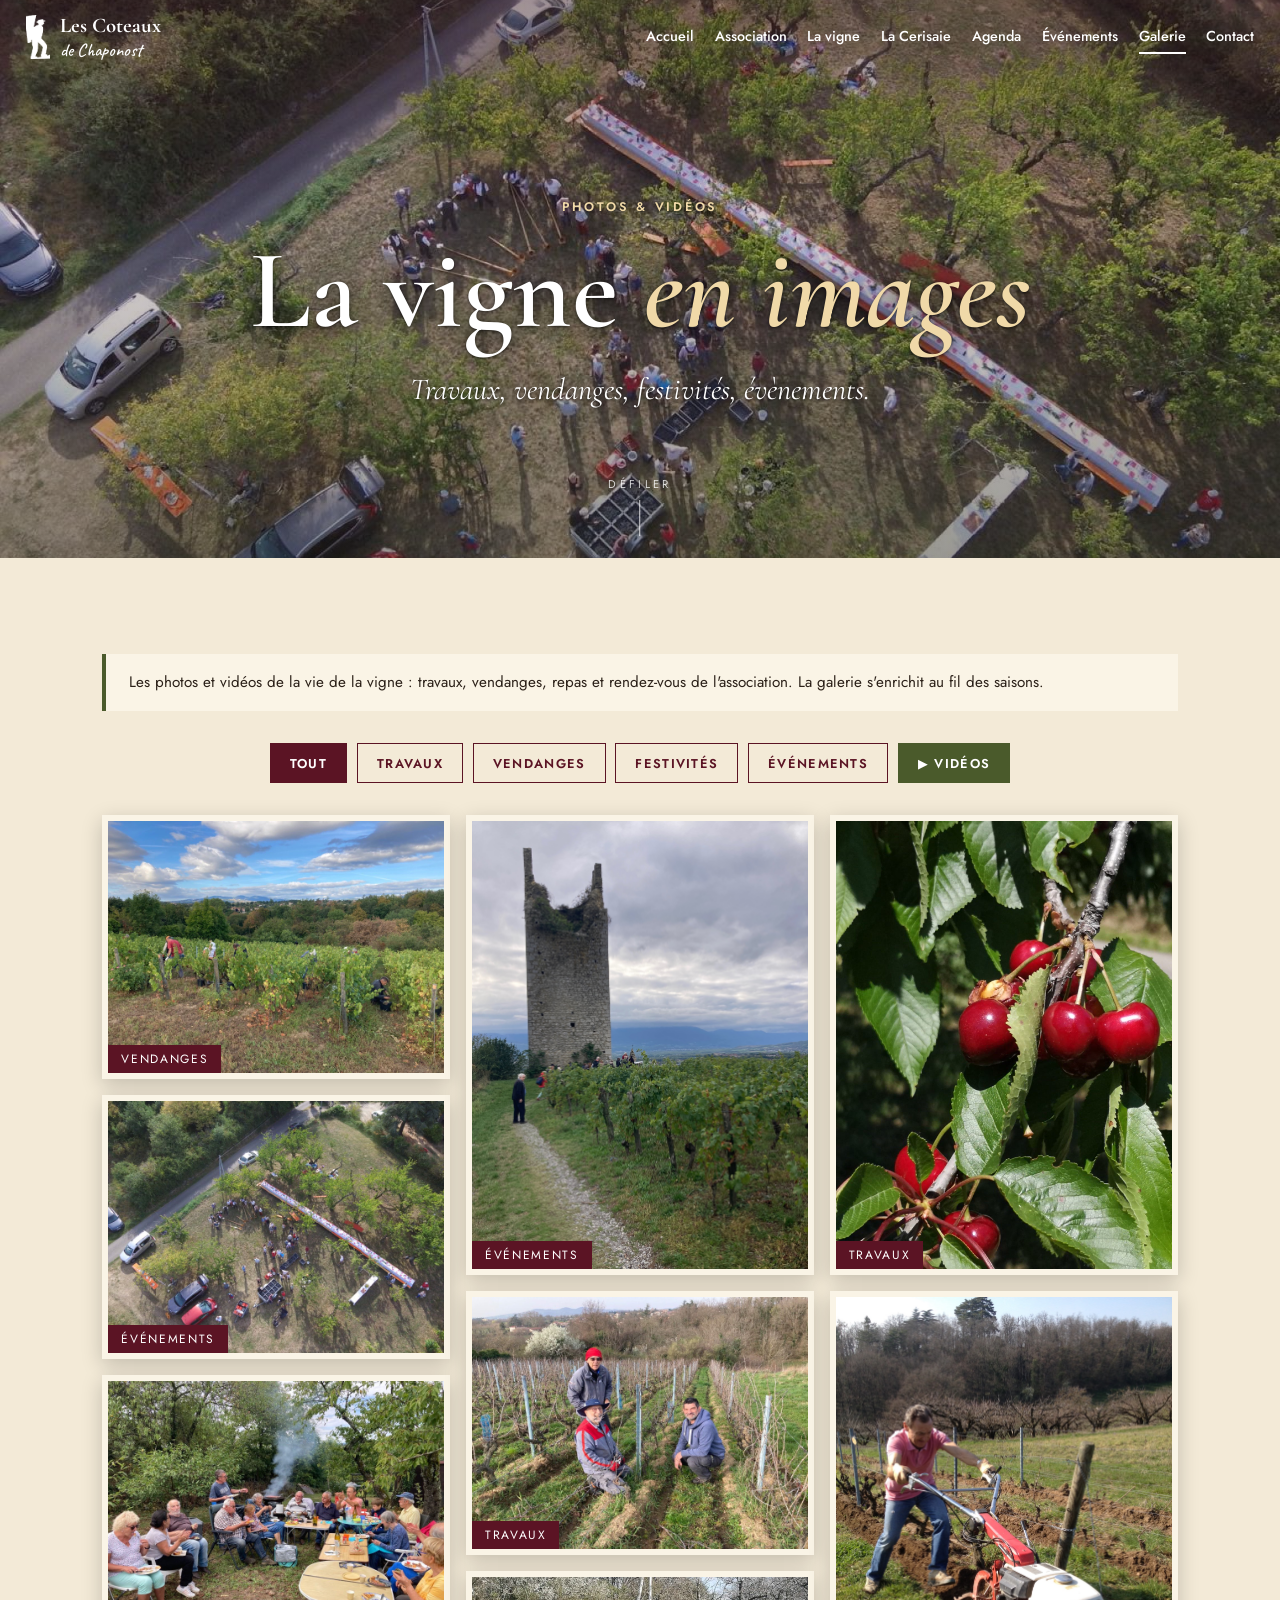
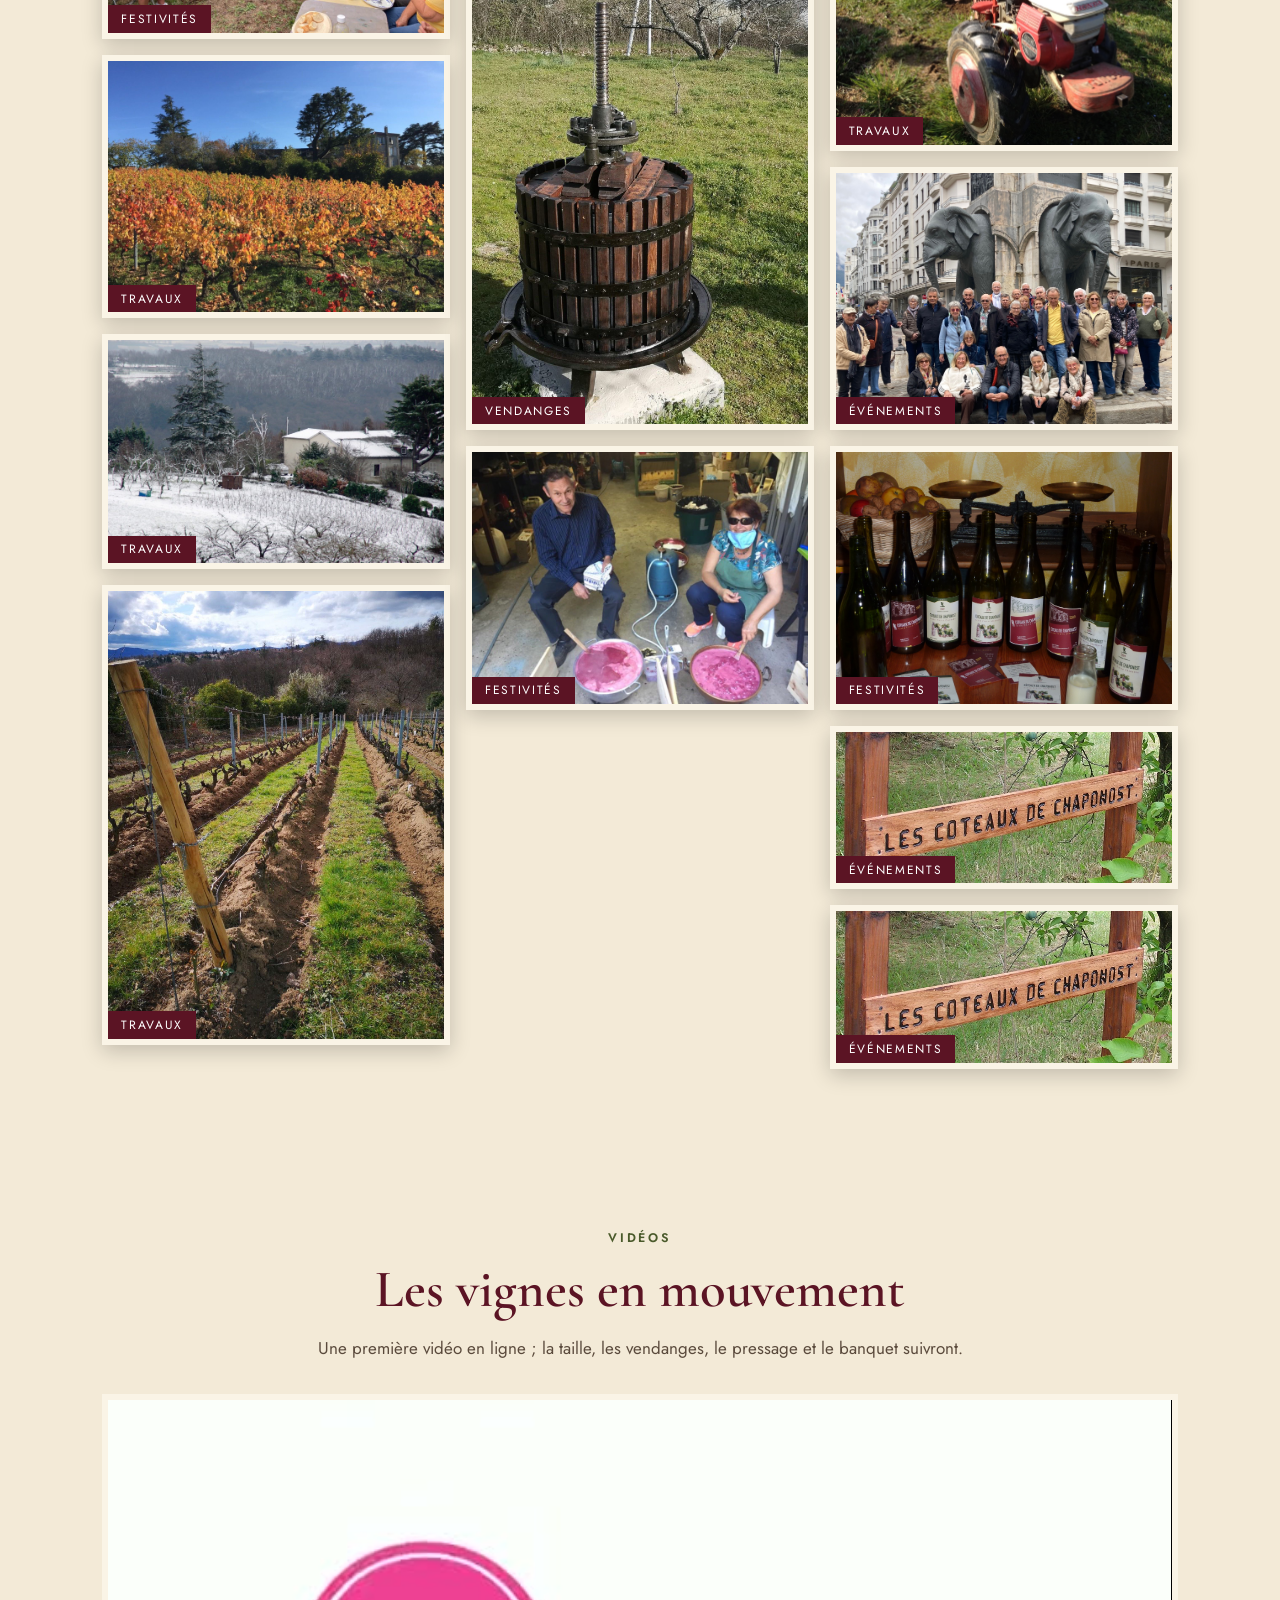
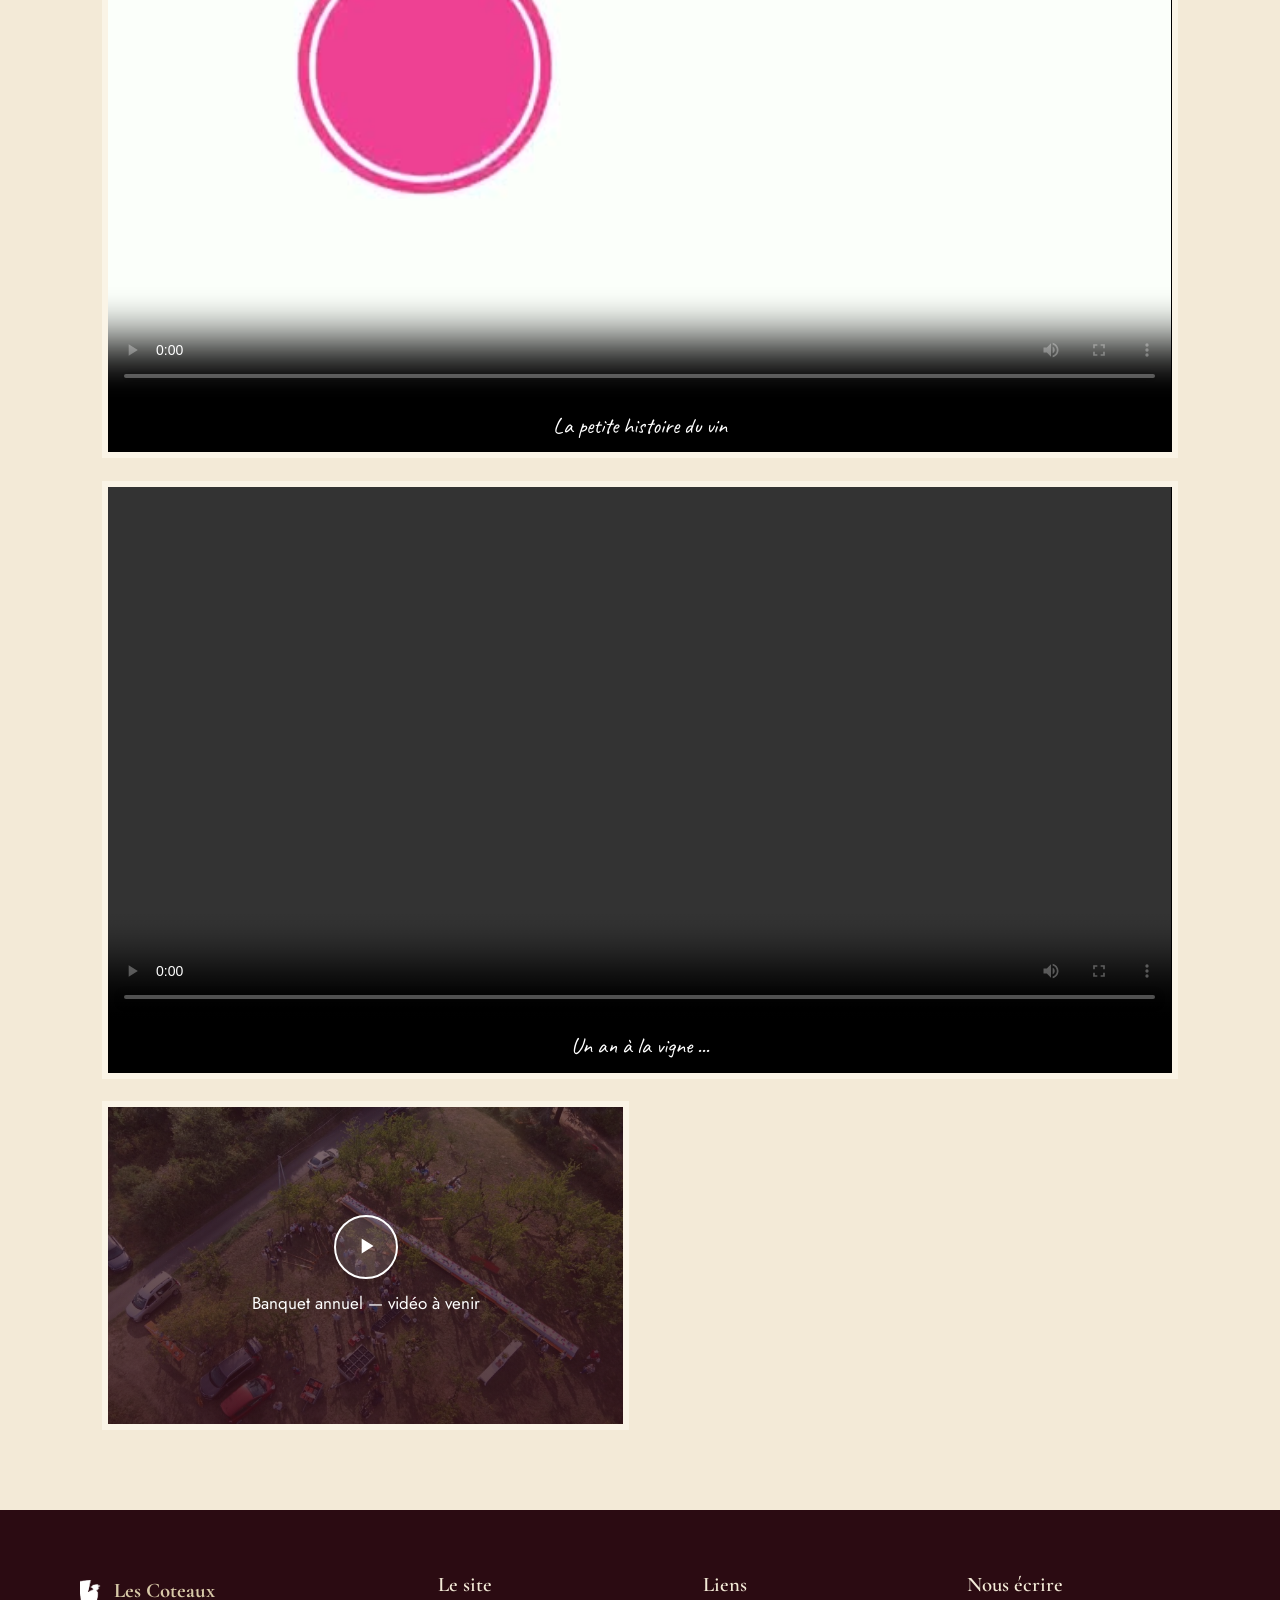
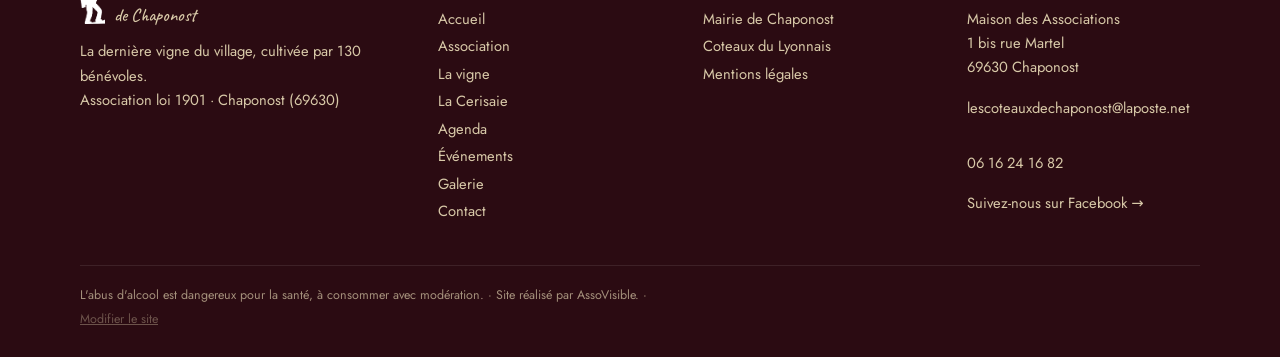
<file: galerie.html>
<!doctype html><html lang="fr"><head><meta charset="utf-8"><meta name="viewport" content="width=device-width,initial-scale=1">
<meta name="cc-rev" content='{"agenda":"904db3af39a41a01cb0b5024d4f23a88a67ad84f","association":"a4456455fc05e6a0e06759292404361fdb35d647","cerisaie":"6e1112e3b577cb8cd2e069b8a5cd6b968a6fd68a","contact":"ad23aa6e1f6e6405358852ef36b153c52a6f94f4","evenements":"c3f76d61305e9c0e89a7010b9b20b645a754cf10","galerie":"0521b36badfc1deebddf957a613a7391dd071213","index":"d85bb0a3a6d0defb55138cb8c97c7679511fd67c","la-vigne":"3abeb76dff7815eec136962549c82140cc2dcec0","site":"ec47013ce51475a2e565d071190d1f4ae445fb09"}'>
<title>Galerie photos & vidéos · Les Coteaux de Chaponost</title><meta name="description" content="La vigne au fil des saisons, les travaux, les vendanges, les festivités et les événements des Coteaux de Chaponost.">
<meta name="google-site-verification" content="Cy7CbBpABDdxkIqhF-kSL7mWsnuAoLJMIKez7eutJvc"><link rel="canonical" href="https://lescoteauxdechaponost.com/galerie.html"><meta name="robots" content="index,follow,max-image-preview:large"><meta property="og:type" content="website"><meta property="og:locale" content="fr_FR"><meta property="og:site_name" content="Les Coteaux de Chaponost"><meta property="og:title" content="Galerie photos & vidéos · Les Coteaux de Chaponost"><meta property="og:description" content="La vigne au fil des saisons, les travaux, les vendanges, les festivités et les événements des Coteaux de Chaponost."><meta property="og:url" content="https://lescoteauxdechaponost.com/galerie.html"><meta property="og:image" content="https://lescoteauxdechaponost.com/img/hero-automne.jpg"><meta name="twitter:card" content="summary_large_image">
<link rel="preconnect" href="https://fonts.googleapis.com"><link rel="preconnect" href="https://fonts.gstatic.com" crossorigin>
<link href="https://fonts.googleapis.com/css2?family=Cormorant+Garamond:ital,wght@0,400;0,600;0,700;1,400;1,600&family=Caveat:wght@500;700&family=Jost:wght@400;500;600&display=swap" rel="stylesheet">
<link rel="icon" href="favicon.ico" sizes="any"><link rel="icon" type="image/png" sizes="32x32" href="img/favicon-32.png"><link rel="icon" type="image/png" sizes="192x192" href="img/favicon-192.png"><link rel="apple-touch-icon" href="img/apple-touch-icon.png"><link rel="stylesheet" href="style.css"></head><body>
<header class="top" id="top"><a class="brand" href="index.html"><img class="logo" src="img/vendangeur.png" alt="" width="22" height="40"><span><b>Les Coteaux</b><i>de Chaponost</i></span></a>
<nav class="navdesktop"><a href="index.html">Accueil</a><a href="association.html">Association</a><a href="la-vigne.html">La vigne</a><a href="cerisaie.html">La Cerisaie</a><a href="agenda.html">Agenda</a><a href="evenements.html">Événements</a><a href="galerie.html" class=on>Galerie</a><a href="contact.html">Contact</a></nav>
<button class="burger" aria-label="Menu" aria-expanded="false"><span></span><span></span></button>
</header>
<nav id="nav" class="navmobile"><a href="index.html">Accueil</a><a href="association.html">Association</a><a href="la-vigne.html">La vigne</a><a href="cerisaie.html">La Cerisaie</a><a href="agenda.html">Agenda</a><a href="evenements.html">Événements</a><a href="galerie.html" class=on>Galerie</a><a href="contact.html">Contact</a></nav>
<main><section class="hero short" style="--bg:url(img/banquet.jpg)" data-ei="galerie|hero_image"><div class="hero-in"><p class="kicker"><span data-e="galerie|t.e3148b11">Photos & vidéos</span></p><h1><span data-e="galerie|t.5b6a93e8" data-rich>La vigne <em>en images</em></span></h1><p class="sub"><span data-e="galerie|t.97458ae7">Travaux, vendanges, festivités, évènements.</span></p></div><span class="scroll">Défiler</span></section><section class="wrap"><p class="note reveal"><span data-e="galerie|note_text">Les photos et vidéos de la vie de la vigne : travaux, vendanges, repas et rendez-vous de l&#x27;association. La galerie s&#x27;enrichit au fil des saisons.</span></p>
<div class="filters reveal"><button class="on" data-f="all"><span data-e="galerie|t.6b0b09b8">Tout</span></button><button data-f="t"><span data-e="galerie|t.fcdb99a7">Travaux</span></button><button data-f="v"><span data-e="galerie|t.826893b1">Vendanges</span></button><button data-f="f"><span data-e="galerie|t.74212cb0">Festivités</span></button><button data-f="c"><span data-e="galerie|t.90066f4c">Événements</span></button><button class="vidbtn" data-f="vid">▶ <span data-e="galerie|t.ea129238">Vidéos</span></button></div>
<div class="grid" data-list="galerie|tiles"><a class="tile reveal" href="img/vendanges.jpg" data-item data-oi="0" data-cat="v" data-tag="v" data-cap="Vendanges dans la parcelle"><img src="img/vendanges.jpg" data-fi="image" alt="Vendanges dans la parcelle" loading="lazy"><span class="tlabel">Vendanges</span><em class="tcap" data-fd="caption">Vendanges dans la parcelle</em></a><a class="tile reveal" href="img/banquet.jpg" data-item data-oi="1" data-cat="c" data-tag="c" data-cap="Repas en plein air, vue du ciel"><img src="img/banquet.jpg" data-fi="image" alt="Repas en plein air, vue du ciel" loading="lazy"><span class="tlabel">Événements</span><em class="tcap" data-fd="caption">Repas en plein air, vue du ciel</em></a><a class="tile reveal" href="img/pique-nique.jpg" data-item data-oi="2" data-cat="f" data-tag="f" data-cap="Déjeuner entre adhérents"><img src="img/pique-nique.jpg" data-fi="image" alt="Déjeuner entre adhérents" loading="lazy"><span class="tlabel">Festivités</span><em class="tcap" data-fd="caption">Déjeuner entre adhérents</em></a><a class="tile reveal" href="img/automne.jpg" data-item data-oi="3" data-cat="t" data-tag="t" data-cap="La vigne en automne"><img src="img/automne.jpg" data-fi="image" alt="La vigne en automne" loading="lazy"><span class="tlabel">Travaux</span><em class="tcap" data-fd="caption">La vigne en automne</em></a><a class="tile reveal" href="img/neige.jpg" data-item data-oi="4" data-cat="t" data-tag="t" data-cap="La parcelle sous la neige"><img src="img/neige.jpg" data-fi="image" alt="La parcelle sous la neige" loading="lazy"><span class="tlabel">Travaux</span><em class="tcap" data-fd="caption">La parcelle sous la neige</em></a><a class="tile reveal" href="img/rangs.jpg" data-item data-oi="5" data-cat="t" data-tag="t" data-cap="Les rangs au printemps"><img src="img/rangs.jpg" data-fi="image" alt="Les rangs au printemps" loading="lazy"><span class="tlabel">Travaux</span><em class="tcap" data-fd="caption">Les rangs au printemps</em></a><a class="tile reveal" href="img/photo-1794580929157-130.jpg" data-item data-oi="6" data-cat="c" data-tag="c" data-cap="Le panneau de l&#x27;association"><img src="img/photo-1794580929157-130.jpg" data-fi="image" alt="Le panneau de l&#x27;association" loading="lazy"><span class="tlabel">Événements</span><em class="tcap" data-fd="caption">Le panneau de l&#x27;association</em></a><a class="tile reveal" href="img/taille.jpg" data-item data-oi="7" data-cat="t" data-tag="t" data-cap="Taille de la vigne"><img src="img/taille.jpg" data-fi="image" alt="Taille de la vigne" loading="lazy"><span class="tlabel">Travaux</span><em class="tcap" data-fd="caption">Taille de la vigne</em></a><a class="tile reveal" href="img/pressoir.jpg" data-item data-oi="8" data-cat="v" data-tag="v" data-cap="Le pressoir ancien"><img src="img/pressoir.jpg" data-fi="image" alt="Le pressoir ancien" loading="lazy"><span class="tlabel">Vendanges</span><em class="tcap" data-fd="caption">Le pressoir ancien</em></a><a class="tile reveal" href="img/confiture.jpg" data-item data-oi="9" data-cat="f" data-tag="f" data-cap="Préparation des confitures, en commun"><img src="img/confiture.jpg" data-fi="image" alt="Préparation des confitures, en commun" loading="lazy"><span class="tlabel">Festivités</span><em class="tcap" data-fd="caption">Préparation des confitures, en commun</em></a><a class="tile reveal" href="img/cerises.jpg" data-item data-oi="10" data-cat="t" data-tag="t" data-cap="Cerises du verger"><img src="img/cerises.jpg" data-fi="image" alt="Cerises du verger" loading="lazy"><span class="tlabel">Travaux</span><em class="tcap" data-fd="caption">Cerises du verger</em></a><a class="tile reveal" href="img/photo-1793867602931-718.jpg" data-item data-oi="11" data-cat="t" data-tag="t" data-cap="Nouvelle photo"><img src="img/photo-1793867602931-718.jpg" data-fi="image" alt="Nouvelle photo" loading="lazy"><span class="tlabel">Travaux</span><em class="tcap" data-fd="caption">Nouvelle photo</em></a><a class="tile reveal" href="img/photo-1794581943990-848.jpg" data-item data-oi="12" data-cat="c" data-tag="c" data-cap="Nouvelle photo"><img src="img/photo-1794581943990-848.jpg" data-fi="image" alt="Nouvelle photo" loading="lazy"><span class="tlabel">Événements</span><em class="tcap" data-fd="caption">Nouvelle photo</em></a><a class="tile reveal" href="img/photo-1793880524214-188.jpg" data-item data-oi="13" data-cat="f" data-tag="f" data-cap="Nouvelle photo"><img src="img/photo-1793880524214-188.jpg" data-fi="image" alt="Nouvelle photo" loading="lazy"><span class="tlabel">Festivités</span><em class="tcap" data-fd="caption">Nouvelle photo</em></a><a class="tile reveal" href="img/panneau.jpg" data-item data-oi="14" data-cat="c" data-tag="c" data-cap="Nouvelle photo"><img src="img/panneau.jpg" data-fi="image" alt="Nouvelle photo" loading="lazy"><span class="tlabel">Événements</span><em class="tcap" data-fd="caption">Nouvelle photo</em></a><a class="tile reveal" href="img/panneau.jpg" data-item data-oi="15" data-cat="c" data-tag="c" data-cap="Nouvelle photo"><img src="img/panneau.jpg" data-fi="image" alt="Nouvelle photo" loading="lazy"><span class="tlabel">Événements</span><em class="tcap" data-fd="caption">Nouvelle photo</em></a></div></section>
<section class="wrap"><div class="title reveal"><p class="kicker"><span data-e="galerie|t.ea129238">Vidéos</span></p><h2><span data-e="galerie|t.17b093df" data-rich>Les vignes en mouvement</span></h2><p class=intro><span data-e="galerie|video_note">Une première vidéo en ligne ; la taille, les vendanges, le pressage et le banquet suivront.</span></p></div><div class="videos" data-list="galerie|videos"><div class="vid real reveal" data-item data-oi="0" data-youtube="" data-file="img/histoire-du-vin.mp4"><video controls preload="metadata" poster="img/poster-video.jpg"><source src="img/histoire-du-vin.mp4" type="video/mp4"></video><p><span data-fd="caption">La petite histoire du vin</span></p></div><div class="vid real reveal" data-item data-oi="1" data-youtube="" data-file="img/video-1793640672283.mp4"><video controls preload="metadata"><source src="img/video-1793640672283.mp4" type="video/mp4"></video><p><span data-fd="caption">Un an à la vigne ...</span></p></div><div class="vid reveal" style="--bg:url(img/banquet.jpg)" data-item data-oi="2" data-youtube="" data-file=""><button aria-label="Lecture"><svg viewBox="0 0 24 24"><path d="M8 5v14l11-7z"/></svg></button><p><span data-fd="caption">Banquet annuel — vidéo à venir</span></p></div></div></section>
<div class="lightbox" id="lb"><button class="x" aria-label="Fermer">×</button><img alt=""><p></p></div></main><footer><div class="fwrap"><div><a class="brand light" href="index.html"><img class="logo" src="img/vendangeur.png" alt="" width="22" height="40"><span><b>Les Coteaux</b><i>de Chaponost</i></span></a>
<p>La dernière vigne du village, cultivée par 130 bénévoles.<br>Association loi 1901 · Chaponost (69630)</p></div>
<div><h4>Le site</h4><a href="index.html">Accueil</a><a href="association.html">Association</a><a href="la-vigne.html">La vigne</a><a href="cerisaie.html">La Cerisaie</a><a href="agenda.html">Agenda</a><a href="evenements.html">Événements</a><a href="galerie.html">Galerie</a><a href="contact.html">Contact</a></div>
<div><h4>Liens</h4><a href="https://www.chaponost.fr" target="_blank" rel="noopener">Mairie de Chaponost</a>
<a href="https://www.coteaux-du-lyonnais.com" target="_blank" rel="noopener">Coteaux du Lyonnais</a><a href="mentions-legales.html">Mentions légales</a></div>
<div><h4>Nous écrire</h4><p><span data-e="site|address_line1">Maison des Associations</span><br><span data-e="site|address_line2">1 bis rue Martel</span><br><span data-e="site|address_line3">69630 Chaponost</span></p><p><a href="mailto:lescoteauxdechaponost@laposte.net"><span data-e="site|email">lescoteauxdechaponost@laposte.net</span></a><br><a href="tel:+33616241682"><span data-e="site|phone">06 16 24 16 82</span></a></p><p><a href="https://www.facebook.com/profile.php?id=61575731934542" data-href="site|facebook_url" target="_blank" rel="noopener">Suivez-nous sur Facebook →</a></p></div></div>
<p class="legal">L'abus d'alcool est dangereux pour la santé, à consommer avec modération. · Site réalisé par AssoVisible. · <a class="adminlink" href="modifier/">Modifier le site</a></p></footer>
<script src="app.js"></script><script src="edit.js" defer></script></body></html>
</file>
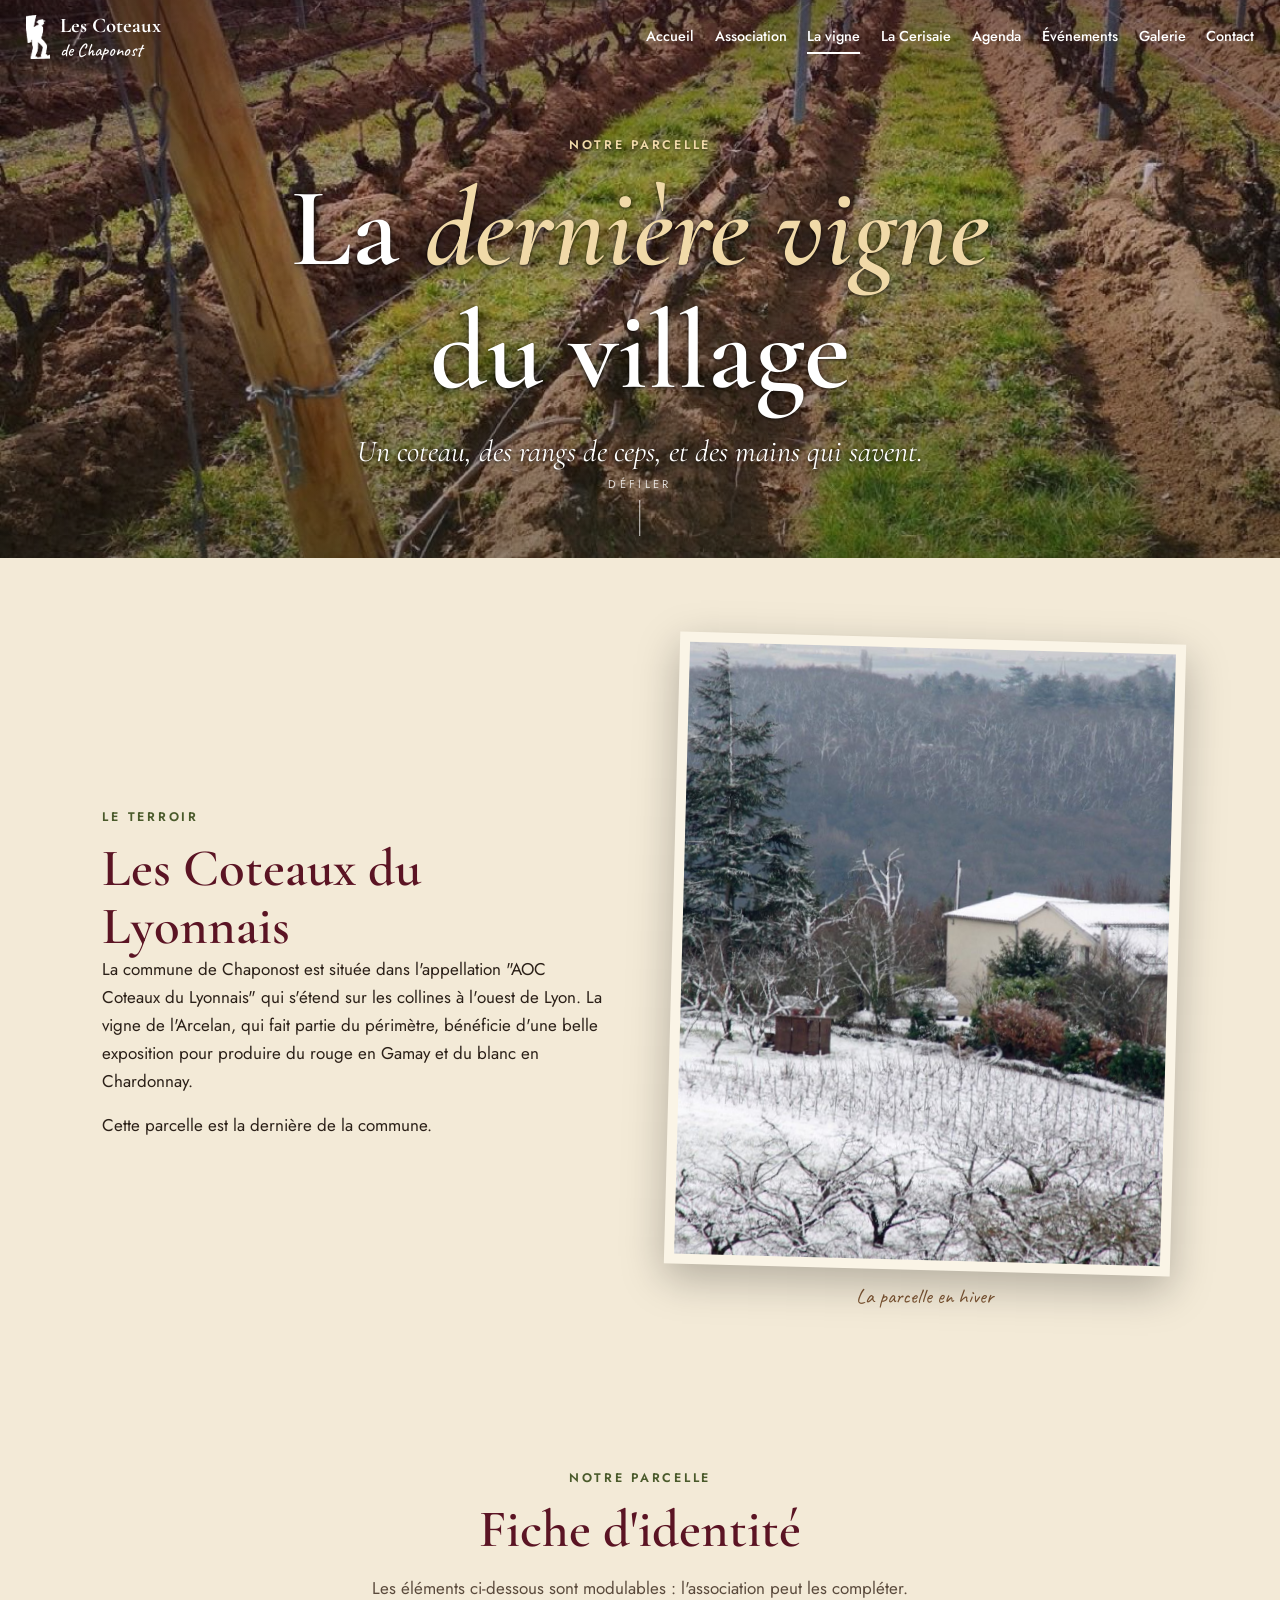
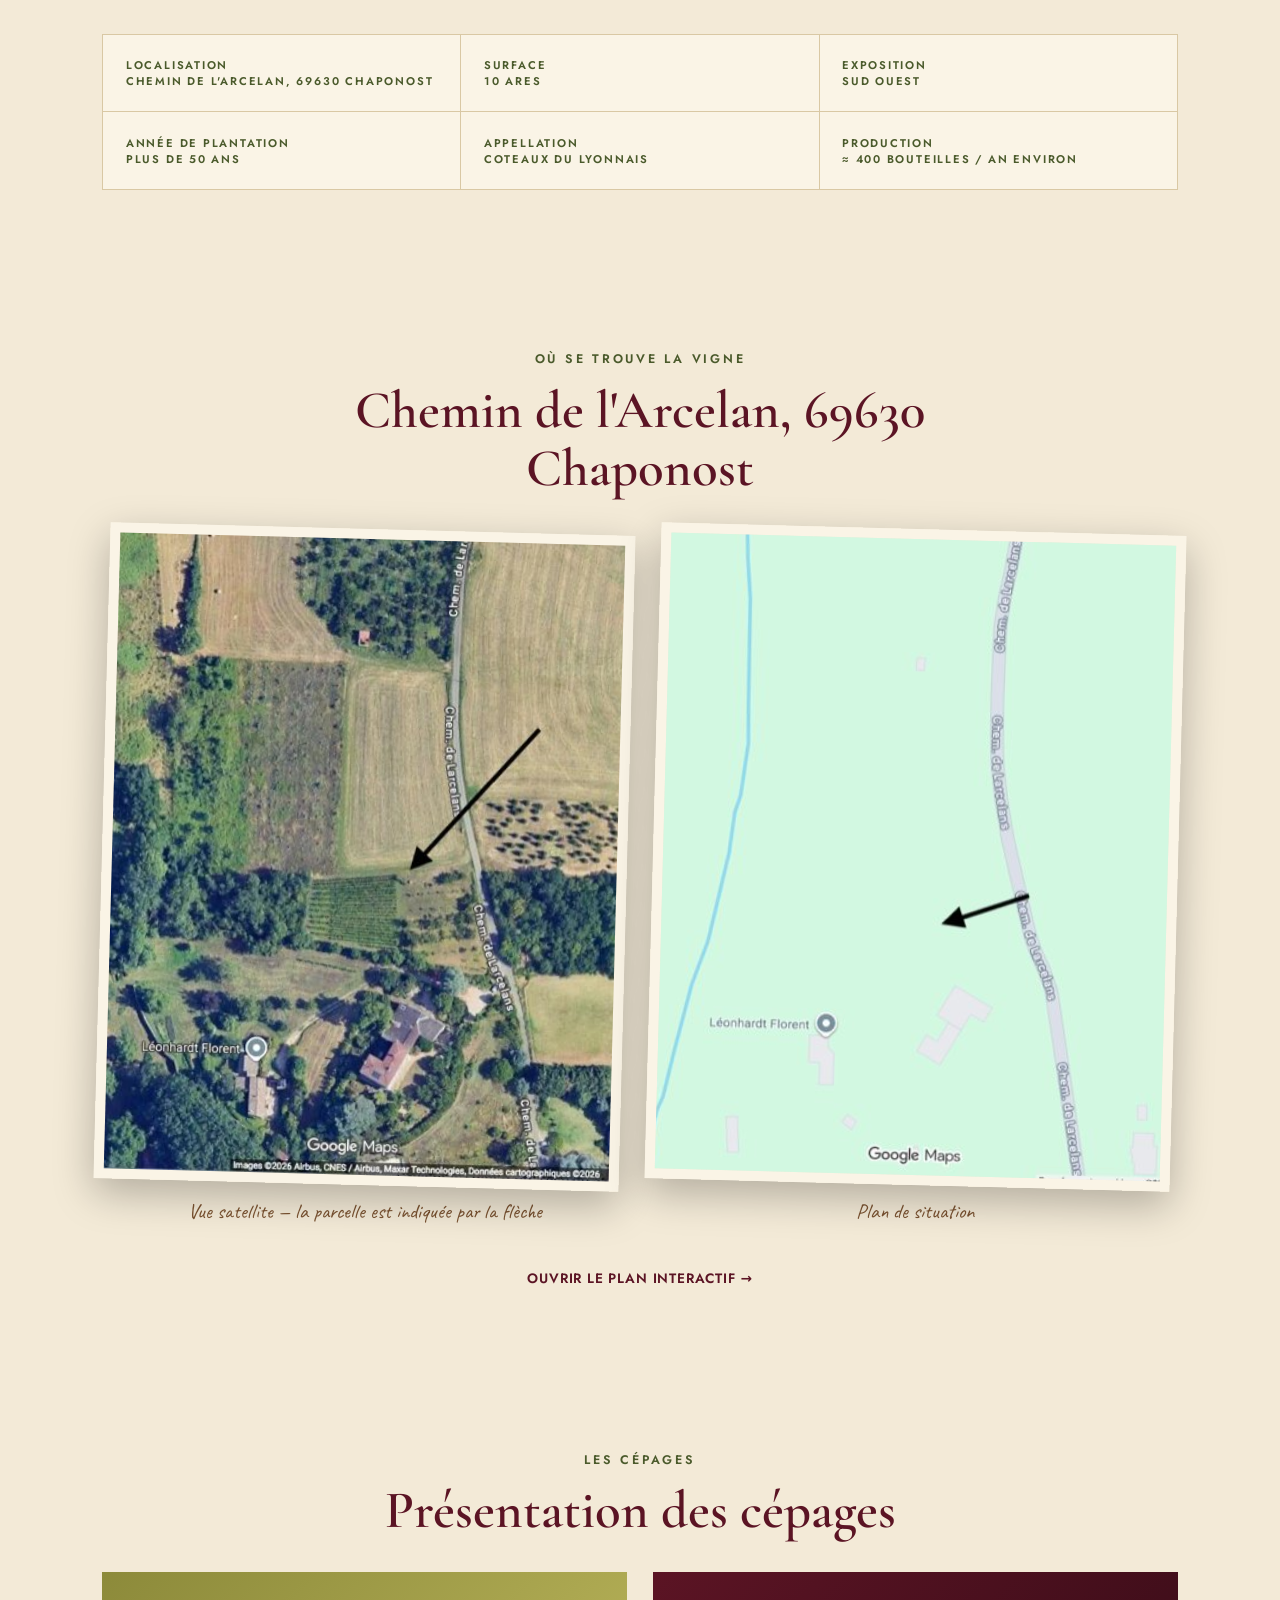
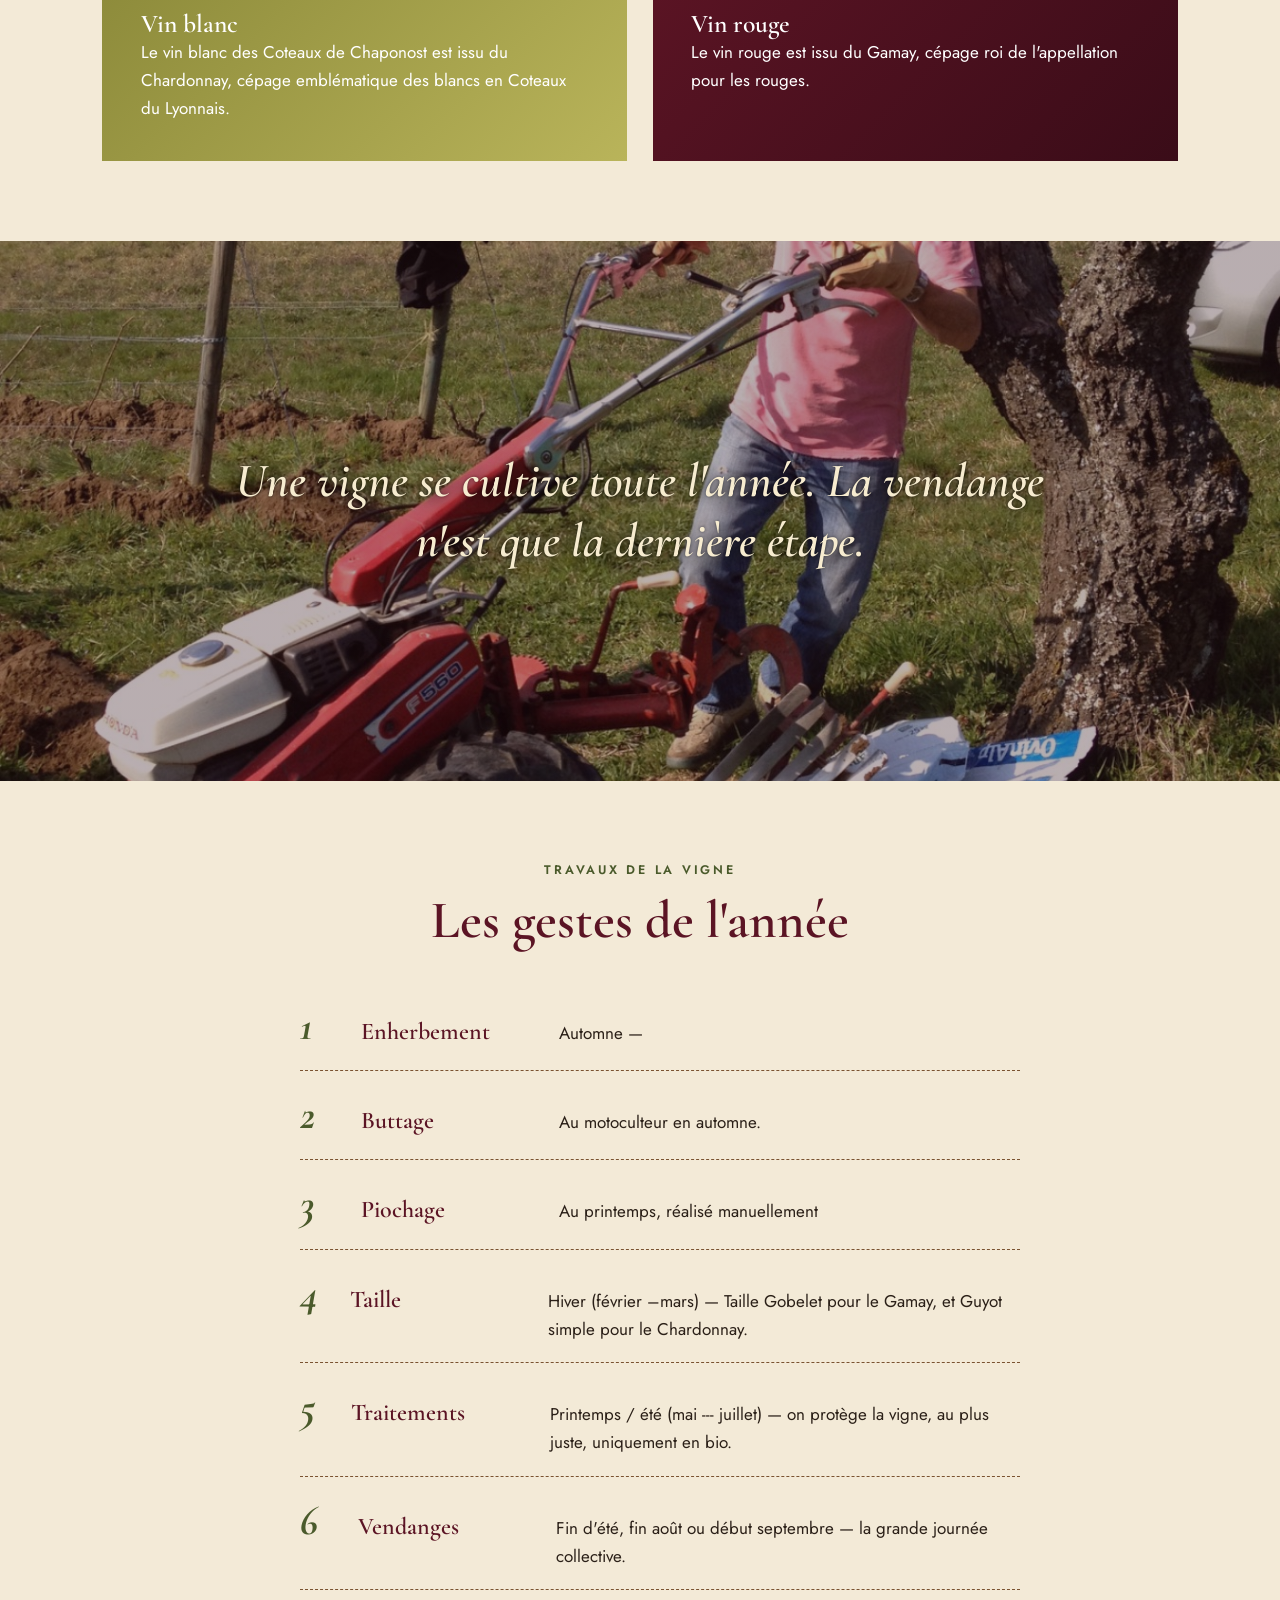
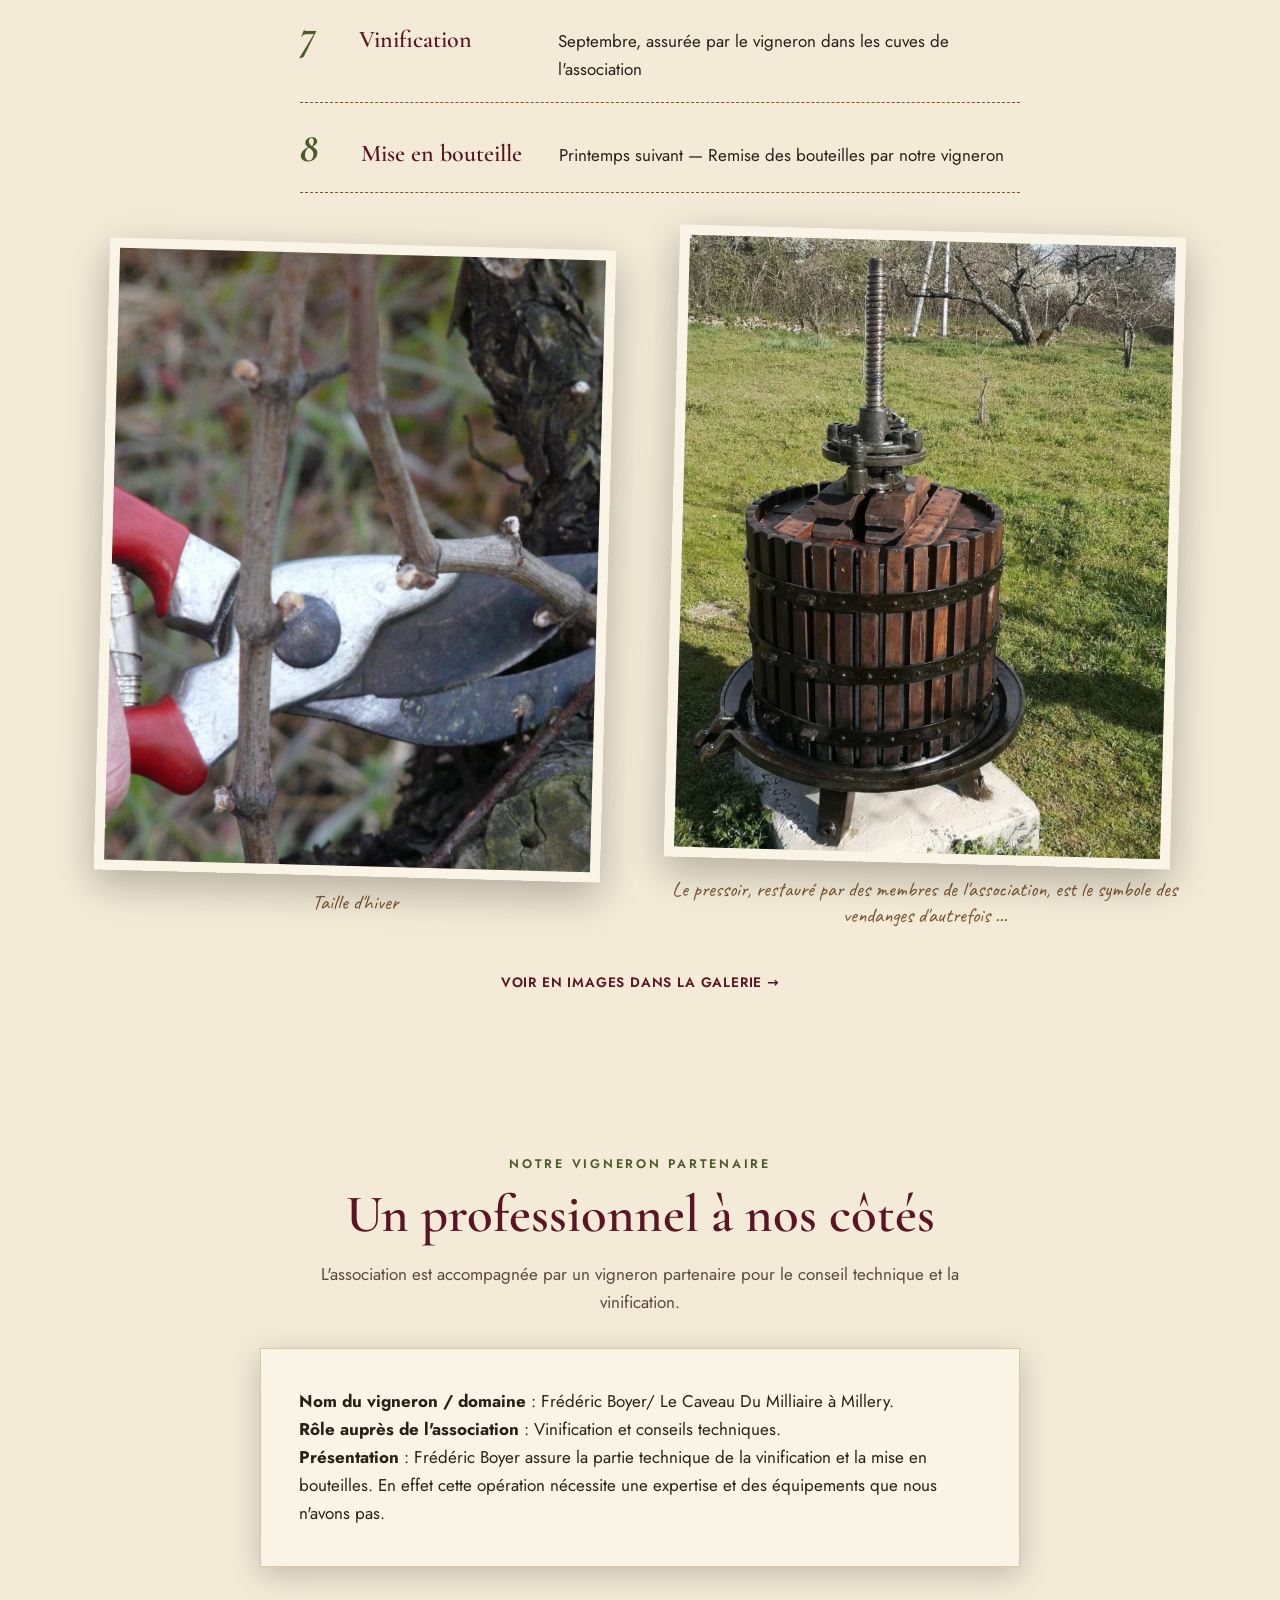
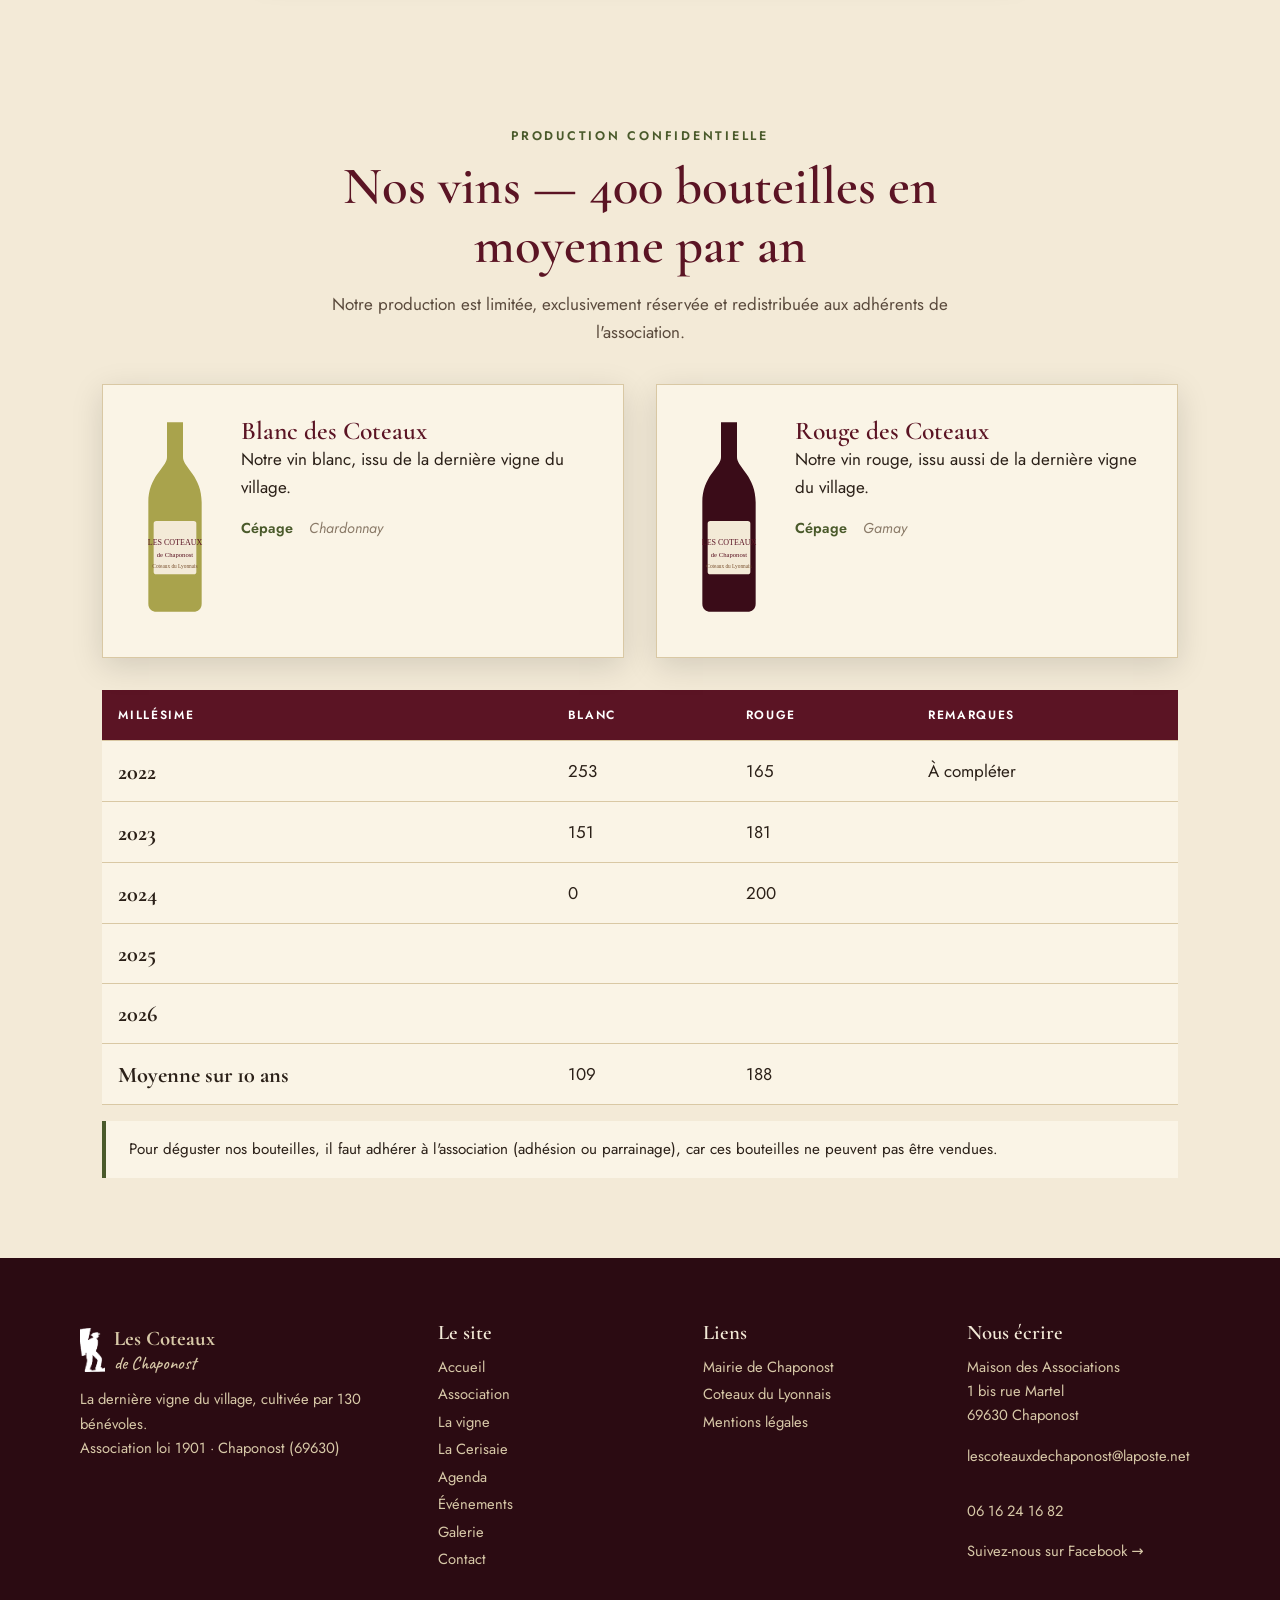
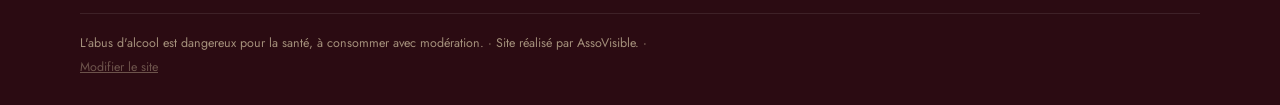
<file: la-vigne.html>
<!doctype html><html lang="fr"><head><meta charset="utf-8"><meta name="viewport" content="width=device-width,initial-scale=1">
<meta name="cc-rev" content='{"agenda":"904db3af39a41a01cb0b5024d4f23a88a67ad84f","association":"a4456455fc05e6a0e06759292404361fdb35d647","cerisaie":"6e1112e3b577cb8cd2e069b8a5cd6b968a6fd68a","contact":"ad23aa6e1f6e6405358852ef36b153c52a6f94f4","evenements":"c3f76d61305e9c0e89a7010b9b20b645a754cf10","galerie":"0521b36badfc1deebddf957a613a7391dd071213","index":"d85bb0a3a6d0defb55138cb8c97c7679511fd67c","la-vigne":"3abeb76dff7815eec136962549c82140cc2dcec0","site":"ec47013ce51475a2e565d071190d1f4ae445fb09"}'>
<title>La vigne · Les Coteaux de Chaponost</title><meta name="description" content="La parcelle, le terroir, les cépages, les travaux de la vigne, le vigneron partenaire et les vins des Coteaux de Chaponost.">
<meta name="google-site-verification" content="Cy7CbBpABDdxkIqhF-kSL7mWsnuAoLJMIKez7eutJvc"><link rel="canonical" href="https://lescoteauxdechaponost.com/la-vigne.html"><meta name="robots" content="index,follow,max-image-preview:large"><meta property="og:type" content="website"><meta property="og:locale" content="fr_FR"><meta property="og:site_name" content="Les Coteaux de Chaponost"><meta property="og:title" content="La vigne · Les Coteaux de Chaponost"><meta property="og:description" content="La parcelle, le terroir, les cépages, les travaux de la vigne, le vigneron partenaire et les vins des Coteaux de Chaponost."><meta property="og:url" content="https://lescoteauxdechaponost.com/la-vigne.html"><meta property="og:image" content="https://lescoteauxdechaponost.com/img/hero-automne.jpg"><meta name="twitter:card" content="summary_large_image">
<link rel="preconnect" href="https://fonts.googleapis.com"><link rel="preconnect" href="https://fonts.gstatic.com" crossorigin>
<link href="https://fonts.googleapis.com/css2?family=Cormorant+Garamond:ital,wght@0,400;0,600;0,700;1,400;1,600&family=Caveat:wght@500;700&family=Jost:wght@400;500;600&display=swap" rel="stylesheet">
<link rel="icon" href="favicon.ico" sizes="any"><link rel="icon" type="image/png" sizes="32x32" href="img/favicon-32.png"><link rel="icon" type="image/png" sizes="192x192" href="img/favicon-192.png"><link rel="apple-touch-icon" href="img/apple-touch-icon.png"><link rel="stylesheet" href="style.css"></head><body>
<header class="top" id="top"><a class="brand" href="index.html"><img class="logo" src="img/vendangeur.png" alt="" width="22" height="40"><span><b>Les Coteaux</b><i>de Chaponost</i></span></a>
<nav class="navdesktop"><a href="index.html">Accueil</a><a href="association.html">Association</a><a href="la-vigne.html" class=on>La vigne</a><a href="cerisaie.html">La Cerisaie</a><a href="agenda.html">Agenda</a><a href="evenements.html">Événements</a><a href="galerie.html">Galerie</a><a href="contact.html">Contact</a></nav>
<button class="burger" aria-label="Menu" aria-expanded="false"><span></span><span></span></button>
</header>
<nav id="nav" class="navmobile"><a href="index.html">Accueil</a><a href="association.html">Association</a><a href="la-vigne.html" class=on>La vigne</a><a href="cerisaie.html">La Cerisaie</a><a href="agenda.html">Agenda</a><a href="evenements.html">Événements</a><a href="galerie.html">Galerie</a><a href="contact.html">Contact</a></nav>
<main><section class="hero short" style="--bg:url(img/rangs.jpg)" data-ei="la-vigne|hero_image"><div class="hero-in"><p class="kicker"><span data-e="la-vigne|t.1877ecce">Notre parcelle</span></p><h1><span data-e="la-vigne|t.a7b42337" data-rich>La <em>dernière vigne</em><br>du village</span></h1><p class="sub"><span data-e="la-vigne|t.67c8392b">Un coteau, des rangs de ceps, et des mains qui savent.</span></p></div><span class="scroll">Défiler</span></section><section class="wrap split"><div class="reveal"><p class="kicker"><span data-e="la-vigne|t.d0661997">Le terroir</span></p><h2><span data-e="la-vigne|t.925d7449">Les Coteaux du Lyonnais</span></h2>
<div data-e="la-vigne|terroir_text" data-multi><p>La commune de Chaponost est située dans l&#x27;appellation &quot;AOC Coteaux du Lyonnais&quot; qui s&#x27;étend sur les collines à l&#x27;ouest de Lyon. La vigne de l&#x27;Arcelan, qui fait partie du périmètre, bénéficie d&#x27;une belle exposition pour produire du rouge en Gamay et du blanc en Chardonnay.</p><p>Cette parcelle est la dernière de la commune.</p></div></div>
<figure class="reveal"><img src="img/neige.jpg" data-ei="la-vigne|terroir_image" alt="La parcelle sous la neige" loading="lazy"><figcaption><span data-e="la-vigne|t.4215ffea">La parcelle en hiver</span></figcaption></figure></section>
<section class="wrap"><div class="title reveal"><p class="kicker"><span data-e="la-vigne|t.1877ecce">Notre parcelle</span></p><h2><span data-e="la-vigne|t.06b6bdc7" data-rich>Fiche d'identité</span></h2><p class=intro><span data-e="la-vigne|t.ce343e26">Les éléments ci-dessous sont modulables : l'association peut les compléter.</span></p></div><div class="fiche reveal"><div><span><span data-e="la-vigne|t.84e3d483">Localisation</span></span><b><span data-e="la-vigne|loc_location">Chemin de l&#x27;Arcelan, 69630 Chaponost</span></b></div><div><span><span data-e="la-vigne|t.cda05ca6">Surface</span></span><b><span data-e="la-vigne|loc_surface">10 ares</span></b></div><div><span><span data-e="la-vigne|t.1cccb3f4">Exposition</span></span><b><span data-e="la-vigne|loc_exposition">sud ouest</span></b></div><div><span><span data-e="la-vigne|t.ee61243f">Année de plantation</span></span><b><span data-e="la-vigne|loc_plantation_year">plus de 50 ans</span></b></div><div><span><span data-e="la-vigne|t.87acf8d6">Appellation</span></span><b><span data-e="la-vigne|loc_appellation">Coteaux du Lyonnais</span></b></div><div><span><span data-e="la-vigne|t.df70fc79">Production</span></span><b><span data-e="la-vigne|loc_production">≈ 400 bouteilles / an environ</span></b></div></div></section>
<section class="wrap"><div class="title reveal"><p class="kicker"><span data-e="la-vigne|t.4669833c">Où se trouve la vigne</span></p><h2><span data-e="la-vigne|loc_location">Chemin de l&#x27;Arcelan, 69630 Chaponost</span></h2></div><div class="duo mapshots reveal"><figure><img src="img/localisation-satellite.jpg" data-ei="la-vigne|loc_sat_image" alt="Vue satellite de la parcelle"><figcaption><span data-e="la-vigne|t.37172c51">Vue satellite — la parcelle est indiquée par la flèche</span></figcaption></figure>
<figure><img src="img/localisation-plan.jpg" data-ei="la-vigne|loc_plan_image" alt="Plan de situation de la parcelle"><figcaption><span data-e="la-vigne|t.548e3e89">Plan de situation</span></figcaption></figure></div>
<p class="note reveal seelink"><a target="_blank" rel="noopener" href="https://www.google.com/maps/search/?api=1&amp;query=Chemin%20de%20l%27Arcelan%2C%2069630%20Chaponost">Ouvrir le plan interactif →</a></p></section>
<section class="wrap"><div class="title reveal"><p class="kicker"><span data-e="la-vigne|t.5b0fe9b6">Les cépages</span></p><h2><span data-e="la-vigne|t.e3b0fdb4" data-rich>Présentation des cépages</span></h2></div><div class="duo"><div class="grape white reveal"><h3><span data-e="la-vigne|t.689413f2">Vin blanc</span></h3><p><span data-e="la-vigne|white_text">Le vin blanc des Coteaux de Chaponost est issu du Chardonnay, cépage emblématique des blancs en Coteaux du Lyonnais.</span></p></div><div class="grape red reveal"><h3><span data-e="la-vigne|t.cf3f0316">Vin rouge</span></h3><p><span data-e="la-vigne|red_text">Le vin rouge est issu du Gamay, cépage roi de l&#x27;appellation pour les rouges.</span></p></div></div></section><section class="band" style="--bg:url(img/photo-1793828893599-326.jpg)" data-ei="la-vigne|band_image"><blockquote><span data-e="la-vigne|band_text">Une vigne se cultive toute l&#x27;année. La vendange n&#x27;est que la dernière étape.</span><cite></cite></blockquote></section><section class="wrap"><div class="title reveal"><p class="kicker"><span data-e="la-vigne|t.fa451189">Travaux de la vigne</span></p><h2><span data-e="la-vigne|t.54baed93" data-rich>Les gestes de l'année</span></h2><p class=intro><span data-e="la-vigne|t.626497dd"></span></p></div><ol class="steps" data-list="la-vigne|steps"><li class="reveal" data-item data-oi="0"><b><span data-fd="title">Enherbement</span></b><span><span data-fd="text">Automne —</span></span></li><li class="reveal" data-item data-oi="1"><b><span data-fd="title">Buttage</span></b><span><span data-fd="text">Au motoculteur en automne.</span></span></li><li class="reveal" data-item data-oi="2"><b><span data-fd="title">Piochage</span></b><span><span data-fd="text">Au printemps, réalisé manuellement</span></span></li><li class="reveal" data-item data-oi="3"><b><span data-fd="title">Taille</span></b><span><span data-fd="text">Hiver (février –mars) — Taille Gobelet pour le Gamay, et Guyot simple pour le Chardonnay.</span></span></li><li class="reveal" data-item data-oi="4"><b><span data-fd="title">Traitements</span></b><span><span data-fd="text">Printemps / été (mai --- juillet) — on protège la vigne, au plus juste, uniquement en bio.</span></span></li><li class="reveal" data-item data-oi="5"><b><span data-fd="title">Vendanges</span></b><span><span data-fd="text">Fin d&#x27;été, fin août ou début septembre — la grande journée collective.</span></span></li><li class="reveal" data-item data-oi="6"><b><span data-fd="title">Vinification</span></b><span><span data-fd="text">Septembre, assurée par le vigneron dans les cuves de l&#x27;association</span></span></li><li class="reveal" data-item data-oi="7"><b><span data-fd="title">Mise en bouteille</span></b><span><span data-fd="text">Printemps suivant — Remise des bouteilles par notre vigneron</span></span></li></ol>
<div class="split" style="margin-top:2.4rem"><figure class="reveal"><img src="img/photo-1794091235941-473.jpg" data-ei="la-vigne|step_image1" alt="Taille de la vigne" loading="lazy"><figcaption><span data-e="la-vigne|t.2b90839d">Taille d&#x27;hiver</span></figcaption></figure><figure class="reveal"><img src="img/pressoir.jpg" data-ei="la-vigne|step_image2" alt="Le pressoir" loading="lazy"><figcaption><span data-e="la-vigne|t.cc31f545">Le pressoir, restauré par des membres de l&#x27;association, est le symbole des vendanges d&#x27;autrefois ...</span></figcaption></figure></div>
<p class="note reveal seelink"><a href="galerie.html#t"><span data-e="la-vigne|t.627faf10">Voir en images dans la galerie →</span></a></p></section>
<section class="wrap"><div class="title reveal"><p class="kicker"><span data-e="la-vigne|t.27cd3f97">Notre vigneron partenaire</span></p><h2><span data-e="la-vigne|t.e0849f6a" data-rich>Un professionnel à nos côtés</span></h2><p class=intro><span data-e="la-vigne|t.98cfe6ba">L&#x27;association est accompagnée par un vigneron partenaire pour le conseil technique et la vinification.</span></p></div><div class="paper reveal" style="max-width:760px;margin:2rem auto 0"><p><b>Nom du vigneron / domaine</b> : <span data-e="la-vigne|vigneron_name">Frédéric Boyer/ Le Caveau Du Milliaire à Millery.</span><br><b>Rôle auprès de l'association</b> : <span data-e="la-vigne|vigneron_role">Vinification et conseils techniques.</span><br><b>Présentation</b> : <span data-e="la-vigne|vigneron_text">Frédéric Boyer assure la partie technique de la vinification et la mise en bouteilles. En effet cette opération nécessite une expertise et des équipements que nous n&#x27;avons pas.</span></p></div></section>
<section class="wrap"><div class="title reveal"><p class="kicker"><span data-e="la-vigne|t.1c2bbc1a">Production confidentielle</span></p><h2><span data-e="la-vigne|t.a9b0c2ef" data-rich>Nos vins — 400 bouteilles en moyenne par an</span></h2><p class=intro><span data-e="la-vigne|t.d34671d2">Notre production est limitée, exclusivement réservée et redistribuée aux adhérents de l&#x27;association.</span></p></div><div class="vins"><article class="vin blanc reveal"><div class="etiq"><svg viewBox="0 0 60 150" class="btl"><path d="M24 4h12v26c0 8 14 14 14 34v76c0 4-3 6-6 6H16c-3 0-6-2-6-6V64c0-20 14-26 14-34z" fill="currentColor"/><rect x="14" y="78" width="32" height="40" rx="2" fill="#f3ead7"/><text x="30" y="96" text-anchor="middle" font-size="6" font-family="serif" fill="#5b1424">LES COTEAUX</text><text x="30" y="105" text-anchor="middle" font-size="5" font-family="serif" fill="#5b1424">de Chaponost</text><text x="30" y="113" text-anchor="middle" font-size="4" font-family="serif" fill="#7a5230">Coteaux du Lyonnais</text></svg></div>
<div><h3>Blanc des Coteaux</h3><p><span data-e="la-vigne|bottle_white_desc">Notre vin blanc, issu de la dernière vigne du village.</span></p><dl><dt>Cépage</dt><dd><span data-e="la-vigne|bottle_white_cepage">Chardonnay</span></dd></dl></div></article><article class="vin rouge reveal"><div class="etiq"><svg viewBox="0 0 60 150" class="btl"><path d="M24 4h12v26c0 8 14 14 14 34v76c0 4-3 6-6 6H16c-3 0-6-2-6-6V64c0-20 14-26 14-34z" fill="currentColor"/><rect x="14" y="78" width="32" height="40" rx="2" fill="#f3ead7"/><text x="30" y="96" text-anchor="middle" font-size="6" font-family="serif" fill="#5b1424">LES COTEAUX</text><text x="30" y="105" text-anchor="middle" font-size="5" font-family="serif" fill="#5b1424">de Chaponost</text><text x="30" y="113" text-anchor="middle" font-size="4" font-family="serif" fill="#7a5230">Coteaux du Lyonnais</text></svg></div>
<div><h3>Rouge des Coteaux</h3><p><span data-e="la-vigne|bottle_red_desc">Notre vin rouge, issu aussi de la dernière vigne du village.</span></p><dl><dt>Cépage</dt><dd><span data-e="la-vigne|bottle_red_cepage">Gamay</span></dd></dl></div></article></div><div class="tablewrap reveal"><table><thead><tr><th>Millésime</th><th>Blanc</th><th>Rouge</th><th>Remarques</th></tr></thead><tbody data-list="la-vigne|millesimes"><tr data-item data-oi="0"><td><span data-fd="year">2022</span></td><td><span data-fd="blanc">253</span></td><td><span data-fd="rouge">165</span></td><td><span data-fd="remarks">À compléter</span></td></tr><tr data-item data-oi="1"><td><span data-fd="year">2023</span></td><td><span data-fd="blanc">151</span></td><td><span data-fd="rouge">181</span></td><td><span data-fd="remarks"></span></td></tr><tr data-item data-oi="2"><td><span data-fd="year">2024</span></td><td><span data-fd="blanc">0</span></td><td><span data-fd="rouge">200</span></td><td><span data-fd="remarks"></span></td></tr><tr data-item data-oi="3"><td><span data-fd="year">2025</span></td><td><span data-fd="blanc"></span></td><td><span data-fd="rouge"></span></td><td><span data-fd="remarks"></span></td></tr><tr data-item data-oi="4"><td><span data-fd="year">2026</span></td><td><span data-fd="blanc"></span></td><td><span data-fd="rouge"></span></td><td><span data-fd="remarks"></span></td></tr><tr data-item data-oi="5"><td><span data-fd="year">Moyenne sur 10 ans</span></td><td><span data-fd="blanc">109</span></td><td><span data-fd="rouge">188</span></td><td><span data-fd="remarks"></span></td></tr></tbody></table></div>
<p class="note reveal">Pour déguster nos bouteilles, il faut adhérer à l'association (adhésion ou parrainage), car ces bouteilles ne peuvent pas être vendues.</p></section></main><footer><div class="fwrap"><div><a class="brand light" href="index.html"><img class="logo" src="img/vendangeur.png" alt="" width="22" height="40"><span><b>Les Coteaux</b><i>de Chaponost</i></span></a>
<p>La dernière vigne du village, cultivée par 130 bénévoles.<br>Association loi 1901 · Chaponost (69630)</p></div>
<div><h4>Le site</h4><a href="index.html">Accueil</a><a href="association.html">Association</a><a href="la-vigne.html">La vigne</a><a href="cerisaie.html">La Cerisaie</a><a href="agenda.html">Agenda</a><a href="evenements.html">Événements</a><a href="galerie.html">Galerie</a><a href="contact.html">Contact</a></div>
<div><h4>Liens</h4><a href="https://www.chaponost.fr" target="_blank" rel="noopener">Mairie de Chaponost</a>
<a href="https://www.coteaux-du-lyonnais.com" target="_blank" rel="noopener">Coteaux du Lyonnais</a><a href="mentions-legales.html">Mentions légales</a></div>
<div><h4>Nous écrire</h4><p><span data-e="site|address_line1">Maison des Associations</span><br><span data-e="site|address_line2">1 bis rue Martel</span><br><span data-e="site|address_line3">69630 Chaponost</span></p><p><a href="mailto:lescoteauxdechaponost@laposte.net"><span data-e="site|email">lescoteauxdechaponost@laposte.net</span></a><br><a href="tel:+33616241682"><span data-e="site|phone">06 16 24 16 82</span></a></p><p><a href="https://www.facebook.com/profile.php?id=61575731934542" data-href="site|facebook_url" target="_blank" rel="noopener">Suivez-nous sur Facebook →</a></p></div></div>
<p class="legal">L'abus d'alcool est dangereux pour la santé, à consommer avec modération. · Site réalisé par AssoVisible. · <a class="adminlink" href="modifier/">Modifier le site</a></p></footer>
<script src="app.js"></script><script src="edit.js" defer></script></body></html>
</file>
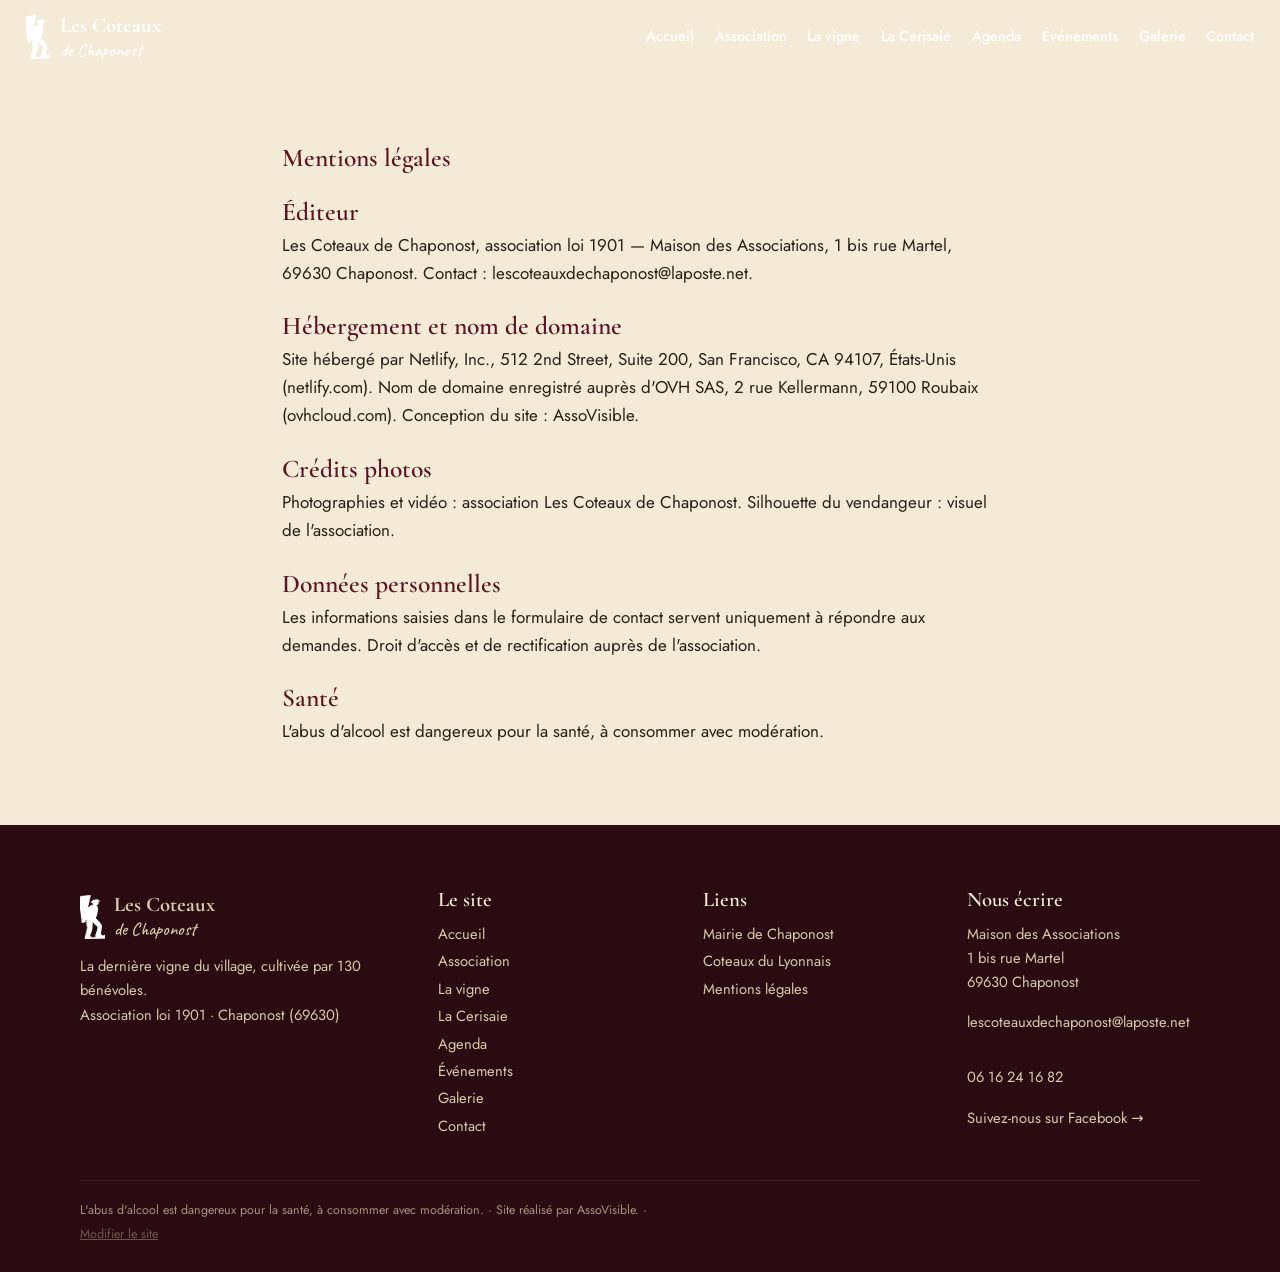
<file: mentions-legales.html>
<!doctype html><html lang="fr"><head><meta charset="utf-8"><meta name="viewport" content="width=device-width,initial-scale=1">
<meta name="cc-rev" content='{"agenda":"904db3af39a41a01cb0b5024d4f23a88a67ad84f","association":"a4456455fc05e6a0e06759292404361fdb35d647","cerisaie":"6e1112e3b577cb8cd2e069b8a5cd6b968a6fd68a","contact":"ad23aa6e1f6e6405358852ef36b153c52a6f94f4","evenements":"c3f76d61305e9c0e89a7010b9b20b645a754cf10","galerie":"0521b36badfc1deebddf957a613a7391dd071213","index":"d85bb0a3a6d0defb55138cb8c97c7679511fd67c","la-vigne":"3abeb76dff7815eec136962549c82140cc2dcec0","site":"ec47013ce51475a2e565d071190d1f4ae445fb09"}'>
<title>Mentions légales · Les Coteaux de Chaponost</title><meta name="description" content="Mentions légales du site des Coteaux de Chaponost.">
<meta name="google-site-verification" content="Cy7CbBpABDdxkIqhF-kSL7mWsnuAoLJMIKez7eutJvc"><link rel="canonical" href="https://lescoteauxdechaponost.com/mentions-legales.html"><meta name="robots" content="index,follow,max-image-preview:large"><meta property="og:type" content="website"><meta property="og:locale" content="fr_FR"><meta property="og:site_name" content="Les Coteaux de Chaponost"><meta property="og:title" content="Mentions légales · Les Coteaux de Chaponost"><meta property="og:description" content="Mentions légales du site des Coteaux de Chaponost."><meta property="og:url" content="https://lescoteauxdechaponost.com/mentions-legales.html"><meta property="og:image" content="https://lescoteauxdechaponost.com/img/hero-automne.jpg"><meta name="twitter:card" content="summary_large_image">
<link rel="preconnect" href="https://fonts.googleapis.com"><link rel="preconnect" href="https://fonts.gstatic.com" crossorigin>
<link href="https://fonts.googleapis.com/css2?family=Cormorant+Garamond:ital,wght@0,400;0,600;0,700;1,400;1,600&family=Caveat:wght@500;700&family=Jost:wght@400;500;600&display=swap" rel="stylesheet">
<link rel="icon" href="favicon.ico" sizes="any"><link rel="icon" type="image/png" sizes="32x32" href="img/favicon-32.png"><link rel="icon" type="image/png" sizes="192x192" href="img/favicon-192.png"><link rel="apple-touch-icon" href="img/apple-touch-icon.png"><link rel="stylesheet" href="style.css"></head><body>
<header class="top" id="top"><a class="brand" href="index.html"><img class="logo" src="img/vendangeur.png" alt="" width="22" height="40"><span><b>Les Coteaux</b><i>de Chaponost</i></span></a>
<nav class="navdesktop"><a href="index.html">Accueil</a><a href="association.html">Association</a><a href="la-vigne.html">La vigne</a><a href="cerisaie.html">La Cerisaie</a><a href="agenda.html">Agenda</a><a href="evenements.html">Événements</a><a href="galerie.html">Galerie</a><a href="contact.html">Contact</a></nav>
<button class="burger" aria-label="Menu" aria-expanded="false"><span></span><span></span></button>
</header>
<nav id="nav" class="navmobile"><a href="index.html">Accueil</a><a href="association.html">Association</a><a href="la-vigne.html">La vigne</a><a href="cerisaie.html">La Cerisaie</a><a href="agenda.html">Agenda</a><a href="evenements.html">Événements</a><a href="galerie.html">Galerie</a><a href="contact.html">Contact</a></nav>
<main><section class="wrap legalp"><h1>Mentions légales</h1>
<h3>Éditeur</h3><p>Les Coteaux de Chaponost, association loi 1901 — Maison des Associations, 1 bis rue Martel, 69630 Chaponost. Contact : lescoteauxdechaponost@laposte.net.</p>
<h3>Hébergement et nom de domaine</h3><p>Site hébergé par Netlify, Inc., 512 2nd Street, Suite 200, San Francisco, CA 94107, États-Unis (netlify.com). Nom de domaine enregistré auprès d'OVH SAS, 2 rue Kellermann, 59100 Roubaix (ovhcloud.com). Conception du site : AssoVisible.</p>
<h3>Crédits photos</h3><p>Photographies et vidéo : association Les Coteaux de Chaponost. Silhouette du vendangeur : visuel de l'association.</p>
<h3>Données personnelles</h3><p>Les informations saisies dans le formulaire de contact servent uniquement à répondre aux demandes. Droit d'accès et de rectification auprès de l'association.</p>
<h3>Santé</h3><p>L'abus d'alcool est dangereux pour la santé, à consommer avec modération.</p></section></main><footer><div class="fwrap"><div><a class="brand light" href="index.html"><img class="logo" src="img/vendangeur.png" alt="" width="22" height="40"><span><b>Les Coteaux</b><i>de Chaponost</i></span></a>
<p>La dernière vigne du village, cultivée par 130 bénévoles.<br>Association loi 1901 · Chaponost (69630)</p></div>
<div><h4>Le site</h4><a href="index.html">Accueil</a><a href="association.html">Association</a><a href="la-vigne.html">La vigne</a><a href="cerisaie.html">La Cerisaie</a><a href="agenda.html">Agenda</a><a href="evenements.html">Événements</a><a href="galerie.html">Galerie</a><a href="contact.html">Contact</a></div>
<div><h4>Liens</h4><a href="https://www.chaponost.fr" target="_blank" rel="noopener">Mairie de Chaponost</a>
<a href="https://www.coteaux-du-lyonnais.com" target="_blank" rel="noopener">Coteaux du Lyonnais</a><a href="mentions-legales.html">Mentions légales</a></div>
<div><h4>Nous écrire</h4><p><span data-e="site|address_line1">Maison des Associations</span><br><span data-e="site|address_line2">1 bis rue Martel</span><br><span data-e="site|address_line3">69630 Chaponost</span></p><p><a href="mailto:lescoteauxdechaponost@laposte.net"><span data-e="site|email">lescoteauxdechaponost@laposte.net</span></a><br><a href="tel:+33616241682"><span data-e="site|phone">06 16 24 16 82</span></a></p><p><a href="https://www.facebook.com/profile.php?id=61575731934542" data-href="site|facebook_url" target="_blank" rel="noopener">Suivez-nous sur Facebook →</a></p></div></div>
<p class="legal">L'abus d'alcool est dangereux pour la santé, à consommer avec modération. · Site réalisé par AssoVisible. · <a class="adminlink" href="modifier/">Modifier le site</a></p></footer>
<script src="app.js"></script><script src="edit.js" defer></script></body></html>
</file>
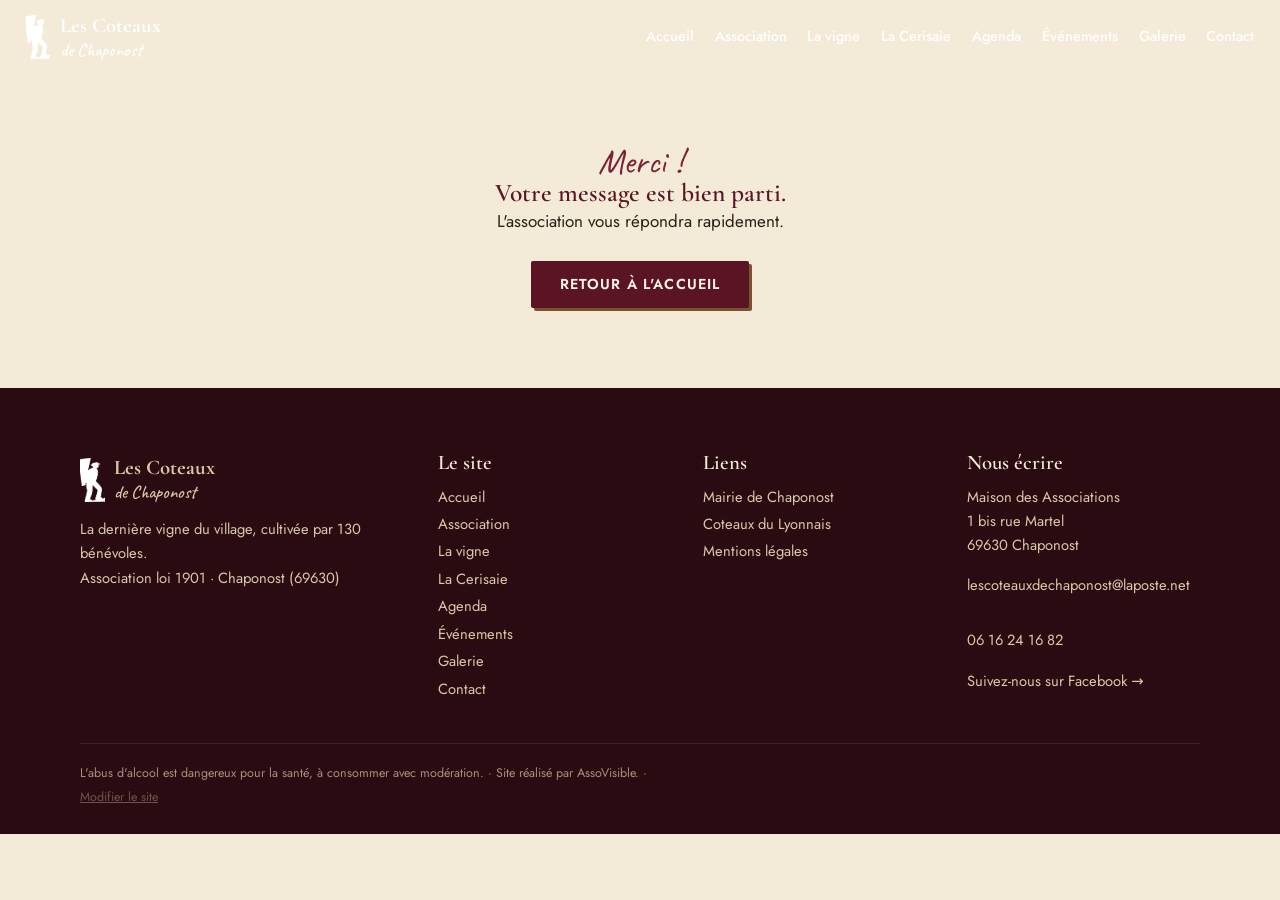
<file: merci.html>
<!doctype html><html lang="fr"><head><meta charset="utf-8"><meta name="viewport" content="width=device-width,initial-scale=1">
<meta name="cc-rev" content='{"agenda":"904db3af39a41a01cb0b5024d4f23a88a67ad84f","association":"a4456455fc05e6a0e06759292404361fdb35d647","cerisaie":"6e1112e3b577cb8cd2e069b8a5cd6b968a6fd68a","contact":"ad23aa6e1f6e6405358852ef36b153c52a6f94f4","evenements":"c3f76d61305e9c0e89a7010b9b20b645a754cf10","galerie":"0521b36badfc1deebddf957a613a7391dd071213","index":"d85bb0a3a6d0defb55138cb8c97c7679511fd67c","la-vigne":"3abeb76dff7815eec136962549c82140cc2dcec0","site":"ec47013ce51475a2e565d071190d1f4ae445fb09"}'>
<title>Merci · Les Coteaux de Chaponost</title><meta name="description" content="Message bien reçu.">
<meta name="google-site-verification" content="Cy7CbBpABDdxkIqhF-kSL7mWsnuAoLJMIKez7eutJvc"><link rel="canonical" href="https://lescoteauxdechaponost.com/merci.html"><meta name="robots" content="noindex,follow"><meta property="og:type" content="website"><meta property="og:locale" content="fr_FR"><meta property="og:site_name" content="Les Coteaux de Chaponost"><meta property="og:title" content="Merci · Les Coteaux de Chaponost"><meta property="og:description" content="Message bien reçu."><meta property="og:url" content="https://lescoteauxdechaponost.com/merci.html"><meta property="og:image" content="https://lescoteauxdechaponost.com/img/hero-automne.jpg"><meta name="twitter:card" content="summary_large_image">
<link rel="preconnect" href="https://fonts.googleapis.com"><link rel="preconnect" href="https://fonts.gstatic.com" crossorigin>
<link href="https://fonts.googleapis.com/css2?family=Cormorant+Garamond:ital,wght@0,400;0,600;0,700;1,400;1,600&family=Caveat:wght@500;700&family=Jost:wght@400;500;600&display=swap" rel="stylesheet">
<link rel="icon" href="favicon.ico" sizes="any"><link rel="icon" type="image/png" sizes="32x32" href="img/favicon-32.png"><link rel="icon" type="image/png" sizes="192x192" href="img/favicon-192.png"><link rel="apple-touch-icon" href="img/apple-touch-icon.png"><link rel="stylesheet" href="style.css"></head><body>
<header class="top" id="top"><a class="brand" href="index.html"><img class="logo" src="img/vendangeur.png" alt="" width="22" height="40"><span><b>Les Coteaux</b><i>de Chaponost</i></span></a>
<nav class="navdesktop"><a href="index.html">Accueil</a><a href="association.html">Association</a><a href="la-vigne.html">La vigne</a><a href="cerisaie.html">La Cerisaie</a><a href="agenda.html">Agenda</a><a href="evenements.html">Événements</a><a href="galerie.html">Galerie</a><a href="contact.html">Contact</a></nav>
<button class="burger" aria-label="Menu" aria-expanded="false"><span></span><span></span></button>
</header>
<nav id="nav" class="navmobile"><a href="index.html">Accueil</a><a href="association.html">Association</a><a href="la-vigne.html">La vigne</a><a href="cerisaie.html">La Cerisaie</a><a href="agenda.html">Agenda</a><a href="evenements.html">Événements</a><a href="galerie.html">Galerie</a><a href="contact.html">Contact</a></nav>
<main><section class="wrap merci"><p class="hand big">Merci !</p><h1>Votre message est bien parti.</h1><p>L'association vous répondra rapidement.</p><a class="btn" href="index.html">Retour à l'accueil</a></section></main><footer><div class="fwrap"><div><a class="brand light" href="index.html"><img class="logo" src="img/vendangeur.png" alt="" width="22" height="40"><span><b>Les Coteaux</b><i>de Chaponost</i></span></a>
<p>La dernière vigne du village, cultivée par 130 bénévoles.<br>Association loi 1901 · Chaponost (69630)</p></div>
<div><h4>Le site</h4><a href="index.html">Accueil</a><a href="association.html">Association</a><a href="la-vigne.html">La vigne</a><a href="cerisaie.html">La Cerisaie</a><a href="agenda.html">Agenda</a><a href="evenements.html">Événements</a><a href="galerie.html">Galerie</a><a href="contact.html">Contact</a></div>
<div><h4>Liens</h4><a href="https://www.chaponost.fr" target="_blank" rel="noopener">Mairie de Chaponost</a>
<a href="https://www.coteaux-du-lyonnais.com" target="_blank" rel="noopener">Coteaux du Lyonnais</a><a href="mentions-legales.html">Mentions légales</a></div>
<div><h4>Nous écrire</h4><p><span data-e="site|address_line1">Maison des Associations</span><br><span data-e="site|address_line2">1 bis rue Martel</span><br><span data-e="site|address_line3">69630 Chaponost</span></p><p><a href="mailto:lescoteauxdechaponost@laposte.net"><span data-e="site|email">lescoteauxdechaponost@laposte.net</span></a><br><a href="tel:+33616241682"><span data-e="site|phone">06 16 24 16 82</span></a></p><p><a href="https://www.facebook.com/profile.php?id=61575731934542" data-href="site|facebook_url" target="_blank" rel="noopener">Suivez-nous sur Facebook →</a></p></div></div>
<p class="legal">L'abus d'alcool est dangereux pour la santé, à consommer avec modération. · Site réalisé par AssoVisible. · <a class="adminlink" href="modifier/">Modifier le site</a></p></footer>
<script src="app.js"></script><script src="edit.js" defer></script></body></html>
</file>
<file: style.css>
:root{--cream:#f3ead7;--paper:#faf4e6;--bord:#5b1424;--bord2:#7d1f35;--vine:#4a5a2b;--vine2:#6b7d3d;--earth:#7a5230;--ink:#2b2018;--ff:'Cormorant Garamond',Georgia,serif;--hand:'Caveat',cursive;--sans:'Jost',system-ui,sans-serif}
*{box-sizing:border-box;margin:0}html{scroll-behavior:smooth}
body{background:var(--cream);color:var(--ink);font:17px/1.65 var(--sans);overflow-x:hidden}
img{max-width:100%;display:block}a{color:var(--bord)}
h1,h2,h3,h4{font-family:var(--ff);font-weight:600;line-height:1.1;color:var(--bord)}
h2{font-size:clamp(2rem,4.5vw,3.3rem)}h3{font-size:1.6rem}
em{font-style:italic;color:inherit}
.hand{font-family:var(--hand);color:var(--bord2)}.big{font-size:2.2rem;line-height:1}
.kicker{font:600 .78rem var(--sans);letter-spacing:.22em;text-transform:uppercase;color:var(--vine);margin-bottom:.8rem}
.wrap{max-width:1120px;margin:0 auto;padding:5rem 1.4rem}
p+p{margin-top:1rem}
/* header */
.top{position:fixed;inset:0 0 auto;z-index:50;display:flex;align-items:center;justify-content:space-between;padding:.8rem 1.6rem;transition:.35s;color:#fff}
.top.solid{background:rgba(250,244,230,.96);color:var(--bord);box-shadow:0 1px 14px #0002;backdrop-filter:blur(8px)}
.brand{display:flex;gap:.6rem;align-items:center;text-decoration:none;color:inherit}.logo{width:38px;height:38px}
.brand span{display:flex;flex-direction:column;line-height:1}.brand b{font:700 1.3rem var(--ff)}.brand i{font:500 1.15rem var(--hand)}
nav a{color:inherit;text-decoration:none;font-size:.9rem;font-weight:500;position:relative;padding:.2rem 0}
nav a:after{content:"";position:absolute;left:0;bottom:-2px;height:2px;width:0;background:currentColor;transition:.3s}nav a:hover:after,nav a.on:after{width:100%}
.navdesktop{display:flex;gap:1.3rem}.navmobile{display:none}
.burger{display:none;background:none;border:0;width:40px;height:40px;cursor:pointer}.burger span{display:block;height:2px;background:currentColor;margin:7px 8px;transition:.3s}.top{--c:#fff}.burger{color:inherit}
/* hero */
.hero{position:relative;min-height:100vh;display:grid;place-items:center;text-align:center;color:#fff;background:linear-gradient(#2b0b1273,#2b0b1230 40%,#1c1a0e73),var(--bg) center/cover}
.hero.short{min-height:62vh}
.hero-in{padding:6rem 1.4rem 3rem;max-width:900px;animation:rise 1.2s both}
.hero h1{color:#fff;font-size:clamp(3rem,9vw,7rem);text-shadow:0 3px 30px #0008}.hero h1 em{color:#f0d9a8}
.hero .kicker{color:#f0d9a8}.sub{font:italic 400 clamp(1.3rem,2.6vw,1.9rem) var(--ff);margin-top:1.2rem}.sub b{color:#f0d9a8}
.scroll{position:absolute;bottom:1.4rem;left:50%;transform:translateX(-50%);font:.7rem var(--sans);letter-spacing:.3em;text-transform:uppercase;opacity:.8}
.scroll:after{content:"";display:block;width:1px;height:36px;margin:.5rem auto 0;background:#fff;animation:drop 1.8s infinite}
@keyframes drop{0%{transform:scaleY(0);transform-origin:top}50%{transform:scaleY(1);transform-origin:top}51%{transform-origin:bottom}100%{transform:scaleY(0);transform-origin:bottom}}
@keyframes rise{from{opacity:0;transform:translateY(30px)}}
/* buttons */
.btn{display:inline-block;margin-top:1.6rem;background:var(--bord);color:var(--paper);padding:.85rem 1.8rem;border-radius:2px;border:0;text-decoration:none;font:600 .9rem var(--sans);letter-spacing:.08em;text-transform:uppercase;cursor:pointer;transition:.3s;box-shadow:3px 3px 0 var(--earth)}
.btn:hover{transform:translate(-2px,-2px);box-shadow:5px 5px 0 var(--earth)}.btn.light{background:var(--cream);color:var(--bord);box-shadow:3px 3px 0 #0006}
/* chiffres */
.chiffres{display:grid;grid-template-columns:repeat(4,1fr);gap:1rem;text-align:center;padding-block:3.5rem 1rem}
.chiffres b{display:block;font:700 4rem/1 var(--ff);color:var(--bord)}.chiffres span{font:600 .75rem var(--sans);letter-spacing:.14em;text-transform:uppercase;color:var(--vine)}
.split{display:grid;grid-template-columns:1fr 1fr;gap:4rem;align-items:center}.split.rev figure{order:0}
figure img{width:100%;aspect-ratio:4/5;object-fit:cover;border:10px solid var(--paper);box-shadow:0 14px 40px #0004;transform:rotate(1.5deg);transition:.5s}
figure:hover img{transform:rotate(0)}figcaption{font:1.3rem var(--hand);color:var(--earth);text-align:center;margin-top:.8rem}
.ticks{list-style:none;margin-top:1.2rem}.ticks li{padding-left:2rem;position:relative;margin:.4rem 0}.ticks li:before{content:"❦";position:absolute;left:0;color:var(--vine)}
/* next */
.next{display:flex;align-items:center;justify-content:space-between;gap:2rem;flex-wrap:wrap;padding-block:2rem}
.label{background:var(--paper);border:2px solid var(--earth);outline:2px solid var(--paper);outline-offset:-8px;padding:2rem 2.4rem;max-width:640px;box-shadow:0 8px 30px #0003;position:relative}
.tag{font:600 .7rem var(--sans);letter-spacing:.22em;text-transform:uppercase;color:var(--vine)}.label .hand{font-size:2.6rem;margin:.2rem 0}
/* seasons */
.seasons{display:grid;grid-template-columns:repeat(3,1fr);height:62vh;min-height:380px}
.seasons>div{background:linear-gradient(#0000,#2b0b12cc),var(--bg) center/cover;color:#fff;display:flex;flex-direction:column;justify-content:flex-end;padding:2rem;transition:.6s}
.seasons h3{color:#fff;font-size:2.4rem}.seasons:hover>div{filter:saturate(.5) brightness(.8)}.seasons>div:hover{filter:none;flex:1.3}
.cards{display:grid;grid-template-columns:repeat(3,1fr);gap:1.6rem;margin-top:2.4rem}
.card{background:var(--paper);padding:2rem;border-top:4px solid var(--bord);text-decoration:none;color:inherit;box-shadow:0 6px 22px #0002;transition:.3s;display:block}
.card:hover{transform:translateY(-6px)}.card i{font:italic 700 2.4rem var(--ff);color:var(--vine)}.card h3{margin:.4rem 0}
.title{text-align:center;max-width:700px;margin:0 auto 1rem}.intro{margin-top:1rem;color:#5a4a3c}
.cta{background:linear-gradient(#5b1424ee,#3d0d18ee),url(img/automne.jpg) center/cover;color:var(--cream);text-align:center;padding:6rem 1.4rem}.cta h2{color:var(--cream)}.cta p{margin-top:1rem}
/* band */
.band{min-height:60vh;display:grid;place-items:center;padding:4rem 1.4rem;background:linear-gradient(#2b0b1255,#2b0b1255),var(--bg) center/cover;text-align:center}
.band blockquote{font:italic 600 clamp(1.7rem,4vw,3rem)/1.25 var(--ff);color:#f7ecd0;max-width:820px;text-shadow:0 2px 16px #000c,0 0 3px #0008}
/* paper */
.paper{background:var(--paper);padding:2.4rem;box-shadow:0 8px 30px #0003;border:1px solid #d9c8a4}
.word .paper{max-width:760px;margin:auto;font:italic 1.5rem/1.5 var(--ff)}.sign{font:1.5rem var(--hand);color:var(--bord2);margin-top:1.5rem!important;font-style:normal}.sign small{font:.8rem var(--sans)}
.price{font:700 2.6rem var(--ff);color:var(--bord)}
/* fiche */
.fiche{display:grid;grid-template-columns:repeat(3,1fr);gap:1px;background:#d9c8a4;margin-top:2rem;border:1px solid #d9c8a4}
.fiche div{background:var(--paper);padding:1.4rem}.fiche span{display:block;font:600 .7rem var(--sans);letter-spacing:.16em;text-transform:uppercase;color:var(--vine)}.fiche b{font:600 1.4rem var(--ff);color:var(--bord)}
.duo{display:grid;grid-template-columns:1fr 1fr;gap:1.6rem;margin-top:2rem}.grape{padding:2.4rem;color:#fff}.grape h3{color:inherit}.grape.white{background:linear-gradient(135deg,#8c8a3a,#b9b45a)}.grape.red{background:linear-gradient(135deg,var(--bord),#3a0c18)}
.steps{list-style:none;counter-reset:s;max-width:760px;margin:2rem auto 0}.steps li{counter-increment:s;display:flex;gap:1.4rem;padding:1.2rem 0;border-bottom:1px dashed var(--earth);align-items:baseline}
.steps li:before{content:counter(s);font:italic 700 2.6rem var(--ff);color:var(--vine);width:2.4rem}.steps b{font:600 1.5rem var(--ff);color:var(--bord);min-width:11rem}
/* vins */
.vins{display:grid;grid-template-columns:1fr 1fr;gap:2rem;margin-top:2.4rem}
.vin{display:flex;gap:1.6rem;background:var(--paper);padding:2rem;box-shadow:0 8px 30px #0002;border:1px solid #d9c8a4}.btl{width:80px;flex:none}.vin.rouge .btl{color:#3a0c18}.vin.blanc .btl{color:#a9a34c}
dl{display:grid;grid-template-columns:auto 1fr;gap:.2rem 1rem;margin-top:1rem;font-size:.9rem}dt{font-weight:600;color:var(--vine)}dd{color:#8a7a68;font-style:italic}
.tablewrap{overflow-x:auto;margin-top:2rem}table{width:100%;border-collapse:collapse;background:var(--paper)}th,td{padding:1rem;border-bottom:1px solid #d9c8a4;text-align:left}th{font:600 .75rem var(--sans);letter-spacing:.14em;text-transform:uppercase;color:#fff;background:var(--bord)}td:first-child{font:700 1.4rem var(--ff)}
.note{background:var(--paper);border-left:4px solid var(--vine);padding:1rem 1.4rem;font-size:.95rem;margin-top:1rem}
/* agenda */
.axe{margin-top:3.5rem}.axe h2{font-size:2.4rem;display:flex;gap:1rem;align-items:baseline}.axe h2 i{color:var(--vine)}
.tl{list-style:none;border-left:2px solid var(--earth);margin:1.4rem 0 0 .6rem;padding-left:2rem}.evt{display:flex;gap:1.6rem;padding:1rem 0;position:relative}
.evt:before{content:"";position:absolute;left:-2.55rem;top:1.5rem;width:14px;height:14px;border-radius:50%;background:var(--bord);border:3px solid var(--cream)}
.evt .m{font:1.5rem var(--hand);color:var(--bord2);min-width:9rem}.evt h4{font-size:1.5rem}
.form{display:grid;gap:1rem;max-width:760px;margin:2rem auto 0}.split .form{margin:0}.g2{display:grid;grid-template-columns:1fr 1fr;gap:1rem}
label{display:grid;gap:.3rem;font:600 .8rem var(--sans);letter-spacing:.06em;text-transform:uppercase;color:var(--vine)}
input,select,textarea{font:400 1rem var(--sans);padding:.7rem .8rem;border:1px solid #cdb98f;background:#fff;color:var(--ink);border-radius:2px;width:100%}
input:focus,select:focus,textarea:focus{outline:2px solid var(--bord2);border-color:transparent}
.chk{display:flex;gap:.6rem;text-transform:none;letter-spacing:0;font-weight:400;font-size:.9rem;color:var(--ink)}.chk input{width:auto}.hp{display:none}
/* galerie */
.filters{display:flex;gap:.6rem;flex-wrap:wrap;justify-content:center;margin:2rem 0}.filters button{font:600 .8rem var(--sans);letter-spacing:.1em;text-transform:uppercase;padding:.6rem 1.2rem;border:1px solid var(--bord);background:none;color:var(--bord);cursor:pointer}.filters .on{background:var(--bord);color:#fff}
.grid{columns:3 280px;gap:1rem}.tile{display:block;position:relative;margin-bottom:1rem;overflow:hidden;break-inside:avoid;border:6px solid var(--paper);box-shadow:0 6px 20px #0003}
.tile img{width:100%;transition:.6s}.tile:hover img{transform:scale(1.07)}.tile span{position:absolute;left:0;bottom:0;background:var(--bord);color:#fff;font:.75rem var(--sans);letter-spacing:.14em;text-transform:uppercase;padding:.3rem .8rem}.tile.hide{display:none}
.videos{display:grid;grid-template-columns:repeat(3,1fr);gap:1.4rem;margin-top:2rem}.vid{aspect-ratio:16/10;background:linear-gradient(#2b0b1299,#2b0b12cc),var(--bg) center/cover;display:grid;place-items:center;align-content:center;gap:.6rem;color:#fff;text-align:center;border:6px solid var(--paper)}
.vid button{width:64px;height:64px;border-radius:50%;border:2px solid #fff;background:#fff2;cursor:pointer;transition:.3s}.vid button:hover{background:var(--bord)}.vid svg{width:26px;fill:#fff;margin:auto}
.lightbox{position:fixed;inset:0;background:#120508ee;z-index:99;display:none;flex-direction:column;align-items:center;justify-content:center;gap:1rem;padding:1rem}.lightbox.on{display:flex}.lightbox img{max-height:80vh;max-width:92vw;border:8px solid var(--paper)}.lightbox p{color:#fff;font:1.5rem var(--hand)}.x{position:absolute;top:1rem;right:1.4rem;font-size:2.4rem;color:#fff;background:none;border:0;cursor:pointer}
.coords{list-style:none;margin-top:1.4rem}.coords li{padding:.8rem 0;border-bottom:1px dashed var(--earth)}.coords b{display:block;font:600 .72rem var(--sans);letter-spacing:.16em;text-transform:uppercase;color:var(--vine)}
.merci,.legalp{max-width:760px;text-align:center;padding-top:9rem}.legalp{text-align:left}.legalp h3{margin:1.6rem 0 .3rem}
/* footer */
footer{background:#2b0b12;color:#d8c9a8;padding:4rem 1.4rem 1.5rem;font-size:.92rem}.fwrap{max-width:1120px;margin:auto;display:grid;grid-template-columns:1.4fr 1fr 1fr 1fr;gap:2rem}
footer h4{color:var(--cream);font-size:1.3rem;margin-bottom:.6rem}footer a{display:block;color:#d8c9a8;text-decoration:none;margin:.2rem 0}footer a:hover{color:#fff}footer .brand{display:flex;margin-bottom:.8rem}
.legal{max-width:1120px;margin:2.4rem auto 0;padding-top:1.2rem;border-top:1px solid #ffffff22;font-size:.78rem;opacity:.7}
.js .reveal{opacity:0;transform:translateY(28px);transition:opacity .9s,transform .9s}.js .reveal.in{opacity:1;transform:none}
@media(max-width:900px){.navdesktop{display:none}.navmobile{display:flex;position:fixed;inset:0;z-index:80;background:var(--bord);flex-direction:column;justify-content:flex-start;padding:calc(5rem + env(safe-area-inset-top)) 2rem calc(2rem + env(safe-area-inset-bottom));overflow-y:auto;transform:translateX(100%);transition:.4s;gap:1.1rem;color:#fff}.navmobile a{font-size:1.15rem}.navmobile.open{transform:none}.burger{display:block;position:relative;z-index:85}
.split,.duo,.vins,.cards,.g2,.videos,.fiche{grid-template-columns:1fr}.chiffres,.seasons{grid-template-columns:1fr 1fr}.seasons{height:auto}.seasons>div{min-height:240px}.fwrap{grid-template-columns:1fr 1fr}.evt{flex-direction:column;gap:.2rem}.steps li{flex-wrap:wrap}.steps b{min-width:0}.split{gap:2rem}.wrap{padding-block:3.4rem}}
@media(prefers-reduced-motion:reduce){*{animation:none!important;transition:none!important}.js .reveal{opacity:1;transform:none}}
.logo{width:auto;height:44px;filter:brightness(0) invert(1);transition:filter .3s}.top.solid .logo{filter:none}footer .logo{filter:brightness(0) invert(1)!important}
.vid.real{display:block;padding:0;background:#000;aspect-ratio:auto;grid-column:1/-1}.vid.real video{width:100%;max-height:70vh;display:block}.vid.real p{padding:.8rem;font:1.4rem var(--hand)}
.videos{grid-template-columns:repeat(2,1fr)}
@media(max-width:900px){.videos{grid-template-columns:1fr}}
.hero.bright{background:linear-gradient(#2b0b1250,#2b0b1218 45%,#1c1a0e50),var(--bg) center/cover}
.welcome{padding-bottom:1rem;text-align:center;max-width:800px}.lead{font:italic 1.3rem/1.6 var(--ff);color:var(--ink)}
.shortcuts-grid{grid-template-columns:repeat(3,1fr)}
.evcards{display:grid;grid-template-columns:repeat(3,1fr);gap:1.6rem;margin-top:2.4rem}
.evcard{background:var(--paper);box-shadow:0 6px 22px #0002;overflow:hidden}
.evcard img{aspect-ratio:4/3;object-fit:cover}.evcard div{padding:1.4rem}.evcard a{font:600 .85rem var(--sans);text-decoration:none}
.seelink{text-align:center;border:0;background:none;padding:1.6rem 0 0}.seelink a{font:600 .85rem var(--sans);letter-spacing:.06em;text-transform:uppercase;text-decoration:none}
@media(max-width:900px){.shortcuts-grid,.evcards{grid-template-columns:1fr}}
/* flash : carte « à ne pas manquer » */
.flash{position:fixed;left:1.2rem;bottom:1.2rem;z-index:70;width:min(340px,calc(100vw - 2.4rem));background:var(--paper);border:2px solid var(--earth);outline:2px solid var(--paper);outline-offset:-8px;padding:1.7rem 1.9rem 1.4rem;box-shadow:0 10px 36px #0005;opacity:0;transform:translateY(16px);transition:opacity .5s,transform .5s;pointer-events:none}
.flash.show{opacity:1;transform:none;pointer-events:auto}
.flash .hand{font-size:1.9rem;line-height:1.1;margin:.35rem 0 .2rem}.flash .when{margin:0 0 .7rem;font-weight:600}
.flash a{color:var(--bord);text-decoration:underline}
.flash-x{position:absolute;right:.5rem;top:.35rem;background:none;border:0;color:var(--earth);font-size:1.7rem;line-height:1;cursor:pointer;padding:.2rem .5rem}
@media(max-width:600px){.flash{left:.8rem;right:.8rem;bottom:.8rem;width:auto;padding:1.2rem 1.4rem 1rem}.flash .hand{font-size:1.5rem}}
.label p{margin:.3rem 0}.note p{margin:.25rem 0}
.pimg{display:block;width:100%;max-height:420px;object-fit:contain;margin-top:1rem;border:1px solid #d9c8a4;background:#fff;cursor:zoom-in}.pimg.empty{display:none}
body.editing .pimg.empty{display:block;min-height:120px;border:3px dashed #2e7d32;cursor:pointer}
body.editing .flash{bottom:150px}
/* galerie vidéos */
.vidbtn{background:var(--vine)!important;color:#fff!important;border-color:var(--vine)!important}
.videos.pulse{animation:pulse 1.2s ease}
@keyframes pulse{0%,100%{box-shadow:0 0 0 0 #5b142400}50%{box-shadow:0 0 0 8px #5b142433}}
/* édition directe */
.tile .tcap{display:none}
.adminlink{color:inherit;opacity:.55;text-decoration:underline}

.vframe{position:relative;aspect-ratio:16/9;background:#000}.vframe iframe{position:absolute;inset:0;width:100%;height:100%;border:0}

.pair{display:grid;grid-template-columns:1fr;gap:1rem}.pair:has(figure+figure){grid-template-columns:1fr 1fr}.pair:has(figure+figure) img{width:100%;aspect-ratio:4/5;object-fit:cover}@media(max-width:700px){.pair:has(figure+figure){grid-template-columns:1fr 1fr;gap:.6rem}}

.hero h1,.hero .sub,.hero .kicker{text-shadow:0 2px 18px #000a,0 1px 3px #0009}
.recolte figure{max-width:760px;margin:0 auto}.recolte figure img{aspect-ratio:4/3;transform:rotate(-1deg)}

/* vidéos YouTube : le cadre se réduisait à 0 px dans les navigateurs récents (centrage hérité) */
.vid.real{justify-items:normal;place-items:normal}.vframe{width:100%}
</file>
<file: edit.css>
/* Édition directe : styles du mode modification et de la page de connexion */
[hidden]{display:none!important}

/* ---- mode modification ---- */
body.editing{padding-bottom:130px}
body.editing .reveal{opacity:1!important;transform:none!important}
body.editing .flash-x{display:none}
body.editing .hero,body.editing .band,body.editing figure,body.editing .evcard,body.editing .tile,body.editing [data-item]:not(tr){position:relative}
body.editing .tile .tcap{display:block;position:absolute;left:0;right:0;bottom:30px;background:#fffbe6;color:#2b2018;font:600 15px Jost,sans-serif;padding:6px 10px;font-style:normal}
body.editing .tile .tlabel{bottom:0}

[contenteditable=true]{outline:2px dashed #c9a24d;outline-offset:3px;cursor:text;border-radius:3px;min-width:1ch;display:inline-block;max-width:100%}
[data-multi] p[contenteditable=true]{display:block}
h1 [contenteditable=true],h2 [contenteditable=true],h3 [contenteditable=true],h4 [contenteditable=true],p [contenteditable=true],li [contenteditable=true],td [contenteditable=true]{display:inline}
[contenteditable=true]:hover{background:#fff4c9}
[contenteditable=true]:focus{outline:3px solid #2e7d32;background:#fffbe6;color:#2b2018}
[contenteditable=true]:empty:before{content:"(écrire ici)";opacity:.55}
.hero [contenteditable=true]:hover,.band [contenteditable=true]:hover,.cta [contenteditable=true]:hover,.flash [contenteditable=true]:hover,footer [contenteditable=true]:hover,.grape [contenteditable=true]:hover{background:rgba(255,255,255,.22)}
.hero [contenteditable=true]:focus,.band [contenteditable=true]:focus,.cta [contenteditable=true]:focus,.flash [contenteditable=true]:focus,footer [contenteditable=true]:focus,.grape [contenteditable=true]:focus{background:rgba(0,0,0,.55);color:#fff}

/* boutons d'aide à l'édition */
.cc-ctl{font-family:Jost,sans-serif}
.cc-imgbtn{position:absolute;top:10px;left:10px;z-index:30;background:#fff;color:#2b2018;border:3px solid #2e7d32;border-radius:12px;padding:12px 16px;font:700 17px Jost,sans-serif;cursor:pointer;box-shadow:0 3px 12px #0005}
.hero>.cc-imgbtn,.band>.cc-imgbtn{top:120px;right:16px;left:auto}
body.editing img[data-ei],body.editing img[data-fi]{cursor:pointer;outline:3px dashed #2e7d32;outline-offset:-3px}
.cc-del{position:static;z-index:30;background:#b3261e;color:#fff;border:0;border-radius:10px;padding:9px 13px;font:700 15px Jost,sans-serif;cursor:pointer;box-shadow:0 2px 8px #0005}
.cc-delcell{width:1%;white-space:nowrap}
.cc-delcell .cc-del{position:static;box-shadow:none}
.cc-tag{position:absolute;right:8px;bottom:36px;z-index:30;font:600 15px Jost,sans-serif;padding:6px;border-radius:8px}
.cc-addbar{text-align:center;margin:18px 0 6px}
.cc-add{background:#fff;color:#2e7d32;border:3px dashed #2e7d32;border-radius:14px;padding:14px 26px;font:700 19px Jost,sans-serif;cursor:pointer}
.cc-add:hover{background:#e8f5e9}

/* barre du bas */
.cc-bar{position:fixed;left:0;right:0;bottom:0;z-index:300;background:#1f2a1f;color:#fff;padding:12px 16px;display:flex;gap:12px;align-items:center;flex-wrap:wrap;justify-content:center;box-shadow:0 -4px 22px #0007;font:17px/1.35 Jost,sans-serif}
.cc-hint{display:flex;flex-direction:column;flex:1 1 280px;min-width:240px}
.cc-hint b{font-size:19px}.cc-hint span{opacity:.9;font-size:15px}
.cc-status{flex:1 1 220px;min-height:1.2em;font-weight:600}
.cc-status.ok{color:#9be59f}.cc-status.err{color:#ffb4ab}
.cc-save{background:#2e7d32;color:#fff;border:0;border-radius:12px;padding:16px 30px;font:700 23px Jost,sans-serif;cursor:pointer;box-shadow:0 3px 0 #1b5e20}
.cc-save:disabled{opacity:.6;cursor:wait}
.cc-help-btn,.cc-quit{background:#fff;color:#1f2a1f;border:0;border-radius:12px;padding:14px 20px;font:700 18px Jost,sans-serif;cursor:pointer}

/* aide */
.cc-help{position:fixed;inset:0;z-index:400;background:#000a;display:flex;align-items:center;justify-content:center;padding:16px}
.cc-help-card{background:#fff;color:#2b2018;border-radius:18px;padding:28px;max-width:560px;max-height:90vh;overflow:auto;font:19px/1.55 Jost,sans-serif}
.cc-help-card h2{font-size:30px;margin-bottom:12px}
.cc-help-card ol{padding-left:22px;margin:0 0 14px}.cc-help-card li{margin:10px 0}

.cc-big{display:block;width:100%;margin-top:18px;background:#2e7d32;color:#fff;border:0;border-radius:14px;padding:18px;font:700 24px Jost,sans-serif;cursor:pointer;box-shadow:0 3px 0 #1b5e20}
.cc-big:disabled{opacity:.6}
.cc-link{display:block;margin:16px auto 0;background:none;border:0;color:#5b1424;text-decoration:underline;font:18px Jost,sans-serif;cursor:pointer}

/* ---- page de connexion ---- */
.cc-login-page{background:#f3ead7;min-height:100vh;display:flex;align-items:center;justify-content:center;padding:20px}
.cc-login{background:#faf4e6;border:1px solid #d9c8a4;border-radius:18px;padding:32px 28px;max-width:480px;width:100%;box-shadow:0 10px 40px #0003;text-align:center;font-family:Jost,sans-serif}
.cc-login h1{font-size:40px;margin:8px 0}
.cc-login-intro{font-size:20px;margin-bottom:18px;color:#4a3a2c}
.cc-login form{text-align:left}
.cc-login label{display:block;font:700 20px Jost,sans-serif;text-transform:none;letter-spacing:0;color:#2b2018;margin:16px 0 6px}
.cc-login input{width:100%;font:22px Jost,sans-serif;padding:16px;border:2px solid #cdb98f;border-radius:12px;background:#fff}
.cc-login input:focus{outline:3px solid #2e7d32;border-color:transparent}
#cc-msg{color:#b3261e;font-weight:700;font-size:19px;margin-top:14px;min-height:1.2em}
.cc-back{margin-top:22px;font-size:18px}

/* petits écrans */
@media(max-width:700px){
  body.editing{padding-bottom:150px}
  .cc-bar{padding:8px 10px;gap:8px}
  .cc-hint{flex-basis:100%;min-width:0}.cc-hint span{display:none}
  .cc-status{flex-basis:100%;font-size:15px}
  .cc-save{flex:1 1 100%;font-size:21px;padding:13px}
  .cc-help-btn,.cc-quit{flex:1;padding:11px 8px;font-size:16px}
  .cc-help-card{font-size:17px;padding:20px}.cc-help-card h2{font-size:24px}
  .cc-imgbtn{font-size:15px;padding:9px 12px}
  .hero>.cc-imgbtn,.band>.cc-imgbtn{top:100px}
}

/* réorganiser / vidéos / liens */
.cc-itembar{position:static;z-index:30;display:flex;gap:6px;justify-content:flex-end;margin:0 0 8px;flex:0 0 auto}
.tile .cc-itembar,.evcard .cc-itembar,.vid .cc-itembar{position:absolute;top:8px;right:8px;margin:0}
.cc-itembar .cc-del,.cc-itembar .cc-mv{position:static}
.cc-mv{background:#fff;color:#2b2018;border:2px solid #2b2018;border-radius:10px;width:44px;height:40px;font:700 20px Jost,sans-serif;cursor:pointer;box-shadow:0 2px 8px #0005}
.cc-delcell .cc-itembar{position:static;justify-content:flex-end}
.cc-vidbtn{top:10px;left:10px}
.cc-big.cc-alt{background:#fff;color:#2e7d32;border:3px solid #2e7d32;box-shadow:none}
.cc-linkbtn{display:inline-block;margin:6px 0 0 8px;background:#fff;color:#2b2018;border:2px solid #2e7d32;border-radius:10px;padding:8px 12px;font:700 15px Jost,sans-serif;cursor:pointer}
body.editing footer .cc-linkbtn{display:block;margin:6px 0 0}

/* dialogues intégrés */
.cc-dlg{z-index:500}
.cc-dlg-btns{display:flex;flex-direction:column;gap:10px;margin-top:6px}
.cc-dlg .cc-big{margin-top:0}
.cc-dlg-in{width:100%;font:20px Jost,sans-serif;padding:14px;border:2px solid #cdb98f;border-radius:12px;margin:10px 0 8px}
/* le bouton « Changer la photo » des photos d'une liste passe en bas à gauche (la barre ⬆⬇✖ est en haut) */
.tile .cc-imgbtn{top:auto;bottom:42px}
.evcard .cc-itembar{position:static;margin:8px;justify-content:flex-end}

/* enregistrer / mettre en ligne */
.cc-pub{background:#e8590c;color:#fff;border:0;border-radius:12px;padding:16px 26px;font:700 21px Jost,sans-serif;cursor:pointer;box-shadow:0 3px 0 #a63f08}
.cc-pending{flex:1 1 100%;text-align:center;background:#fff4c9;color:#5b3a00;border-radius:10px;padding:8px 12px;font-weight:700}
.cc-save{font-size:21px}
@media(max-width:700px){.cc-pub{flex:1 1 100%;font-size:20px;padding:13px}}

/* galerie : légende toujours accessible (elle était cachée sous le menu de catégorie) */
body.editing .tile .tlabel{display:none}
body.editing .tile .tcap{bottom:0;z-index:31;padding:8px 10px;border-top:2px solid #2e7d32;min-height:2.4em}
body.editing .tile .tcap:before{content:"✏️ Légende : ";font-weight:700;color:#2e7d32;font-style:normal}
.tile .cc-tag{top:58px;bottom:auto;right:8px;left:auto;width:auto;max-width:42%;height:34px;padding:2px 6px;font-size:14px}
.tile .cc-imgbtn{top:58px;bottom:auto;left:8px;padding:6px 10px;font-size:14px;border-width:2px;border-radius:9px;max-width:54%;white-space:nowrap;overflow:hidden;text-overflow:ellipsis}
</file>
